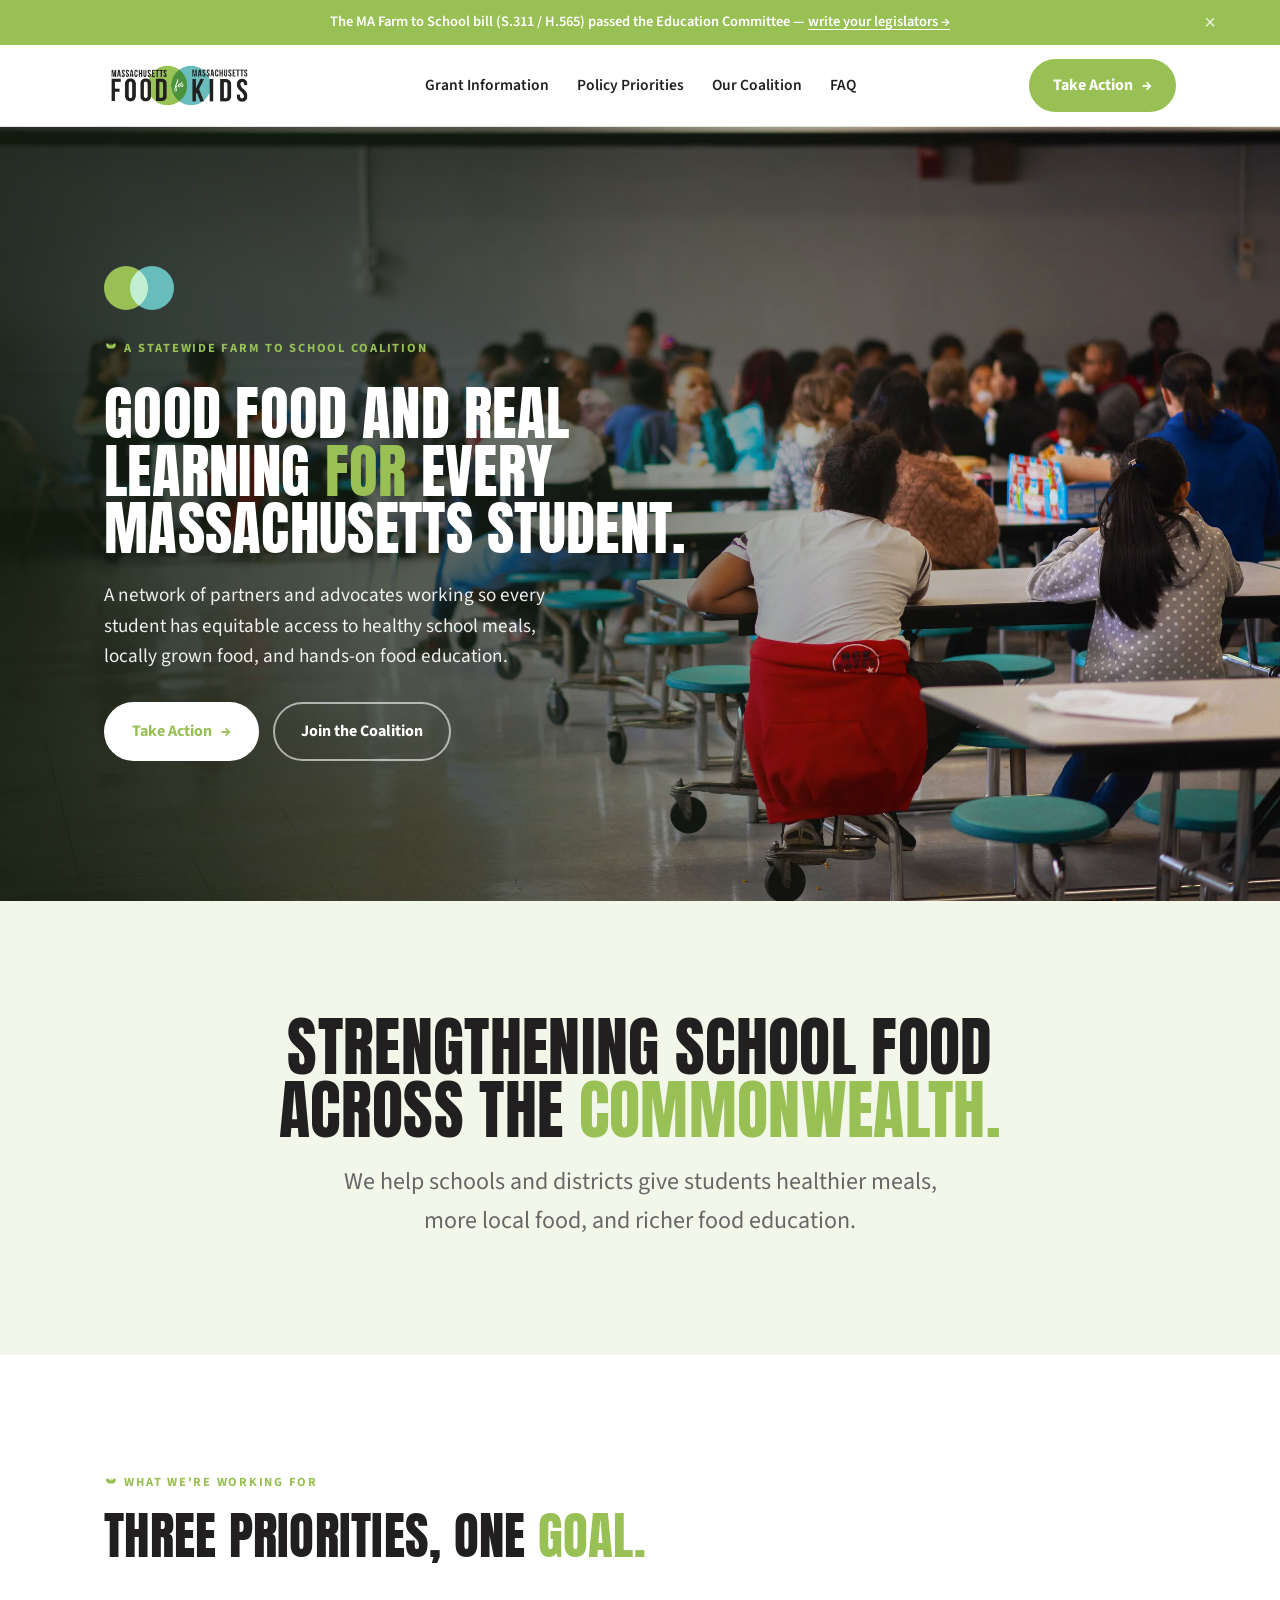
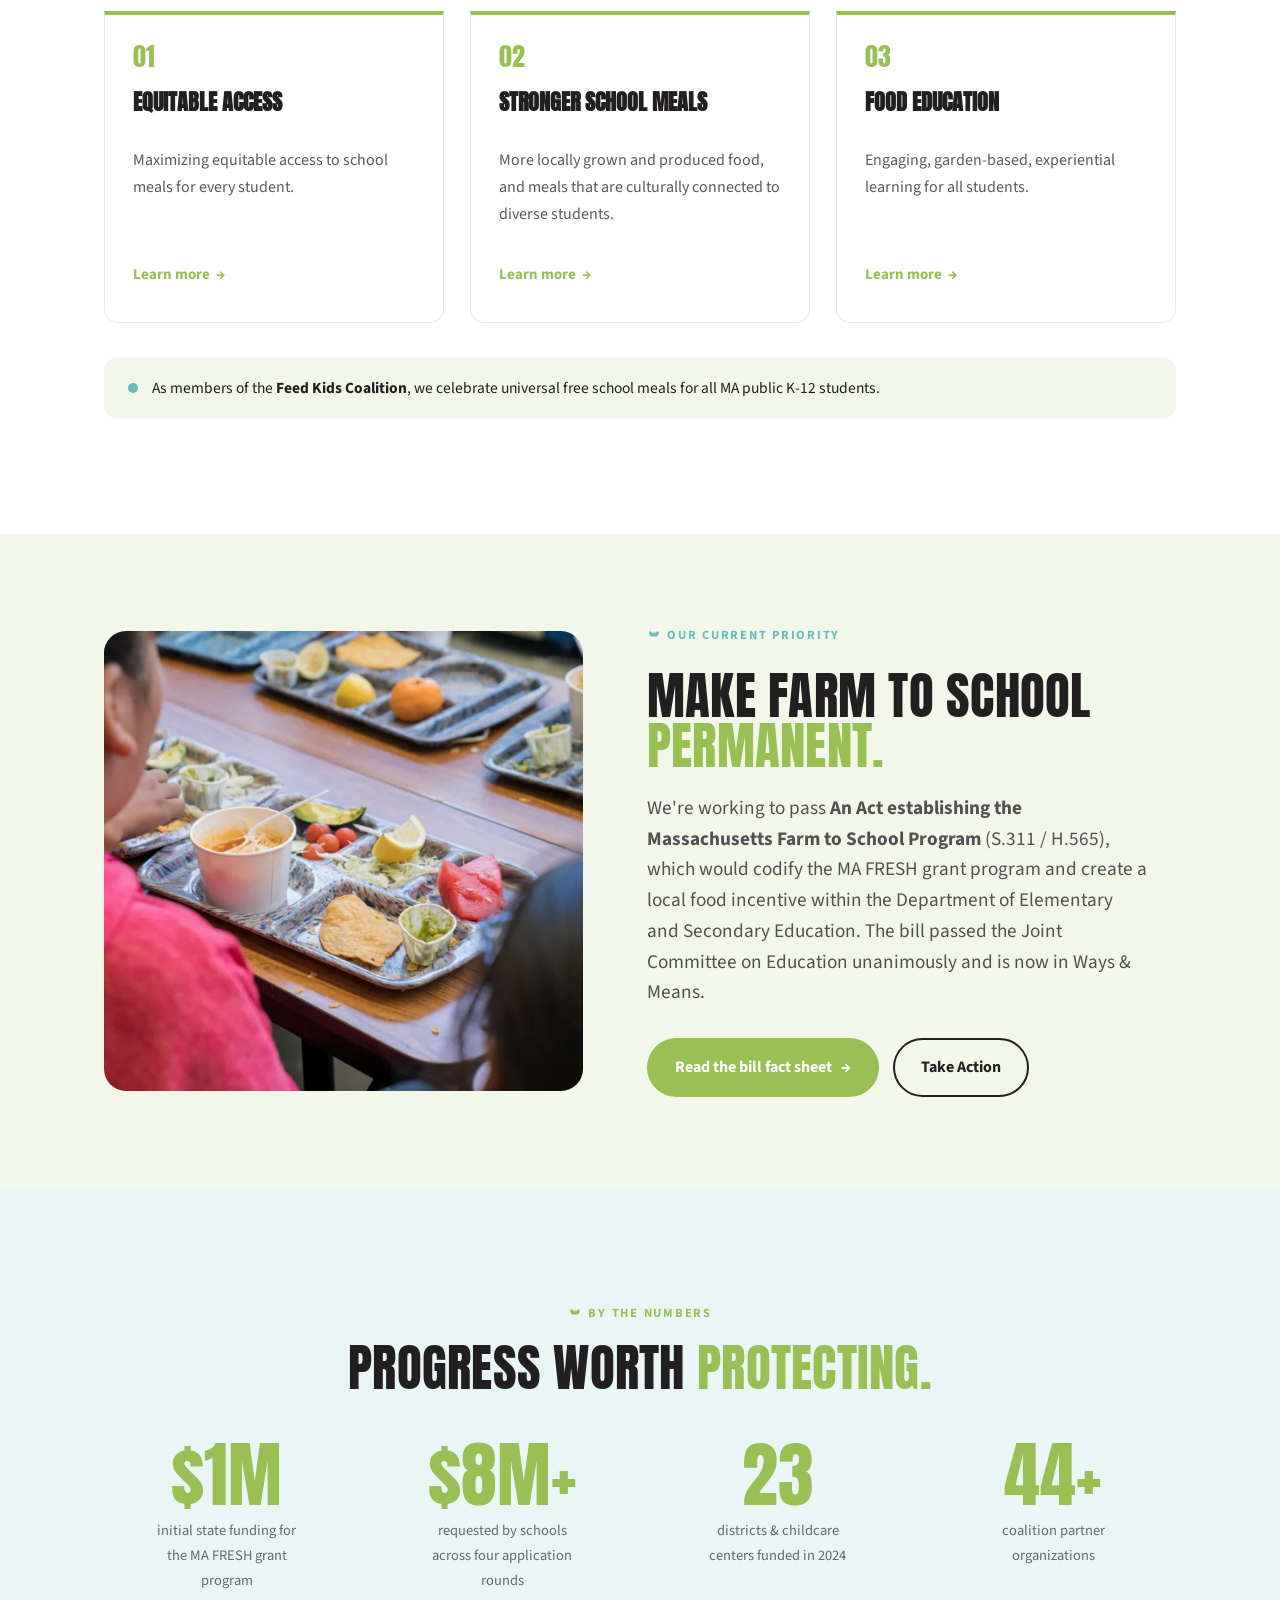
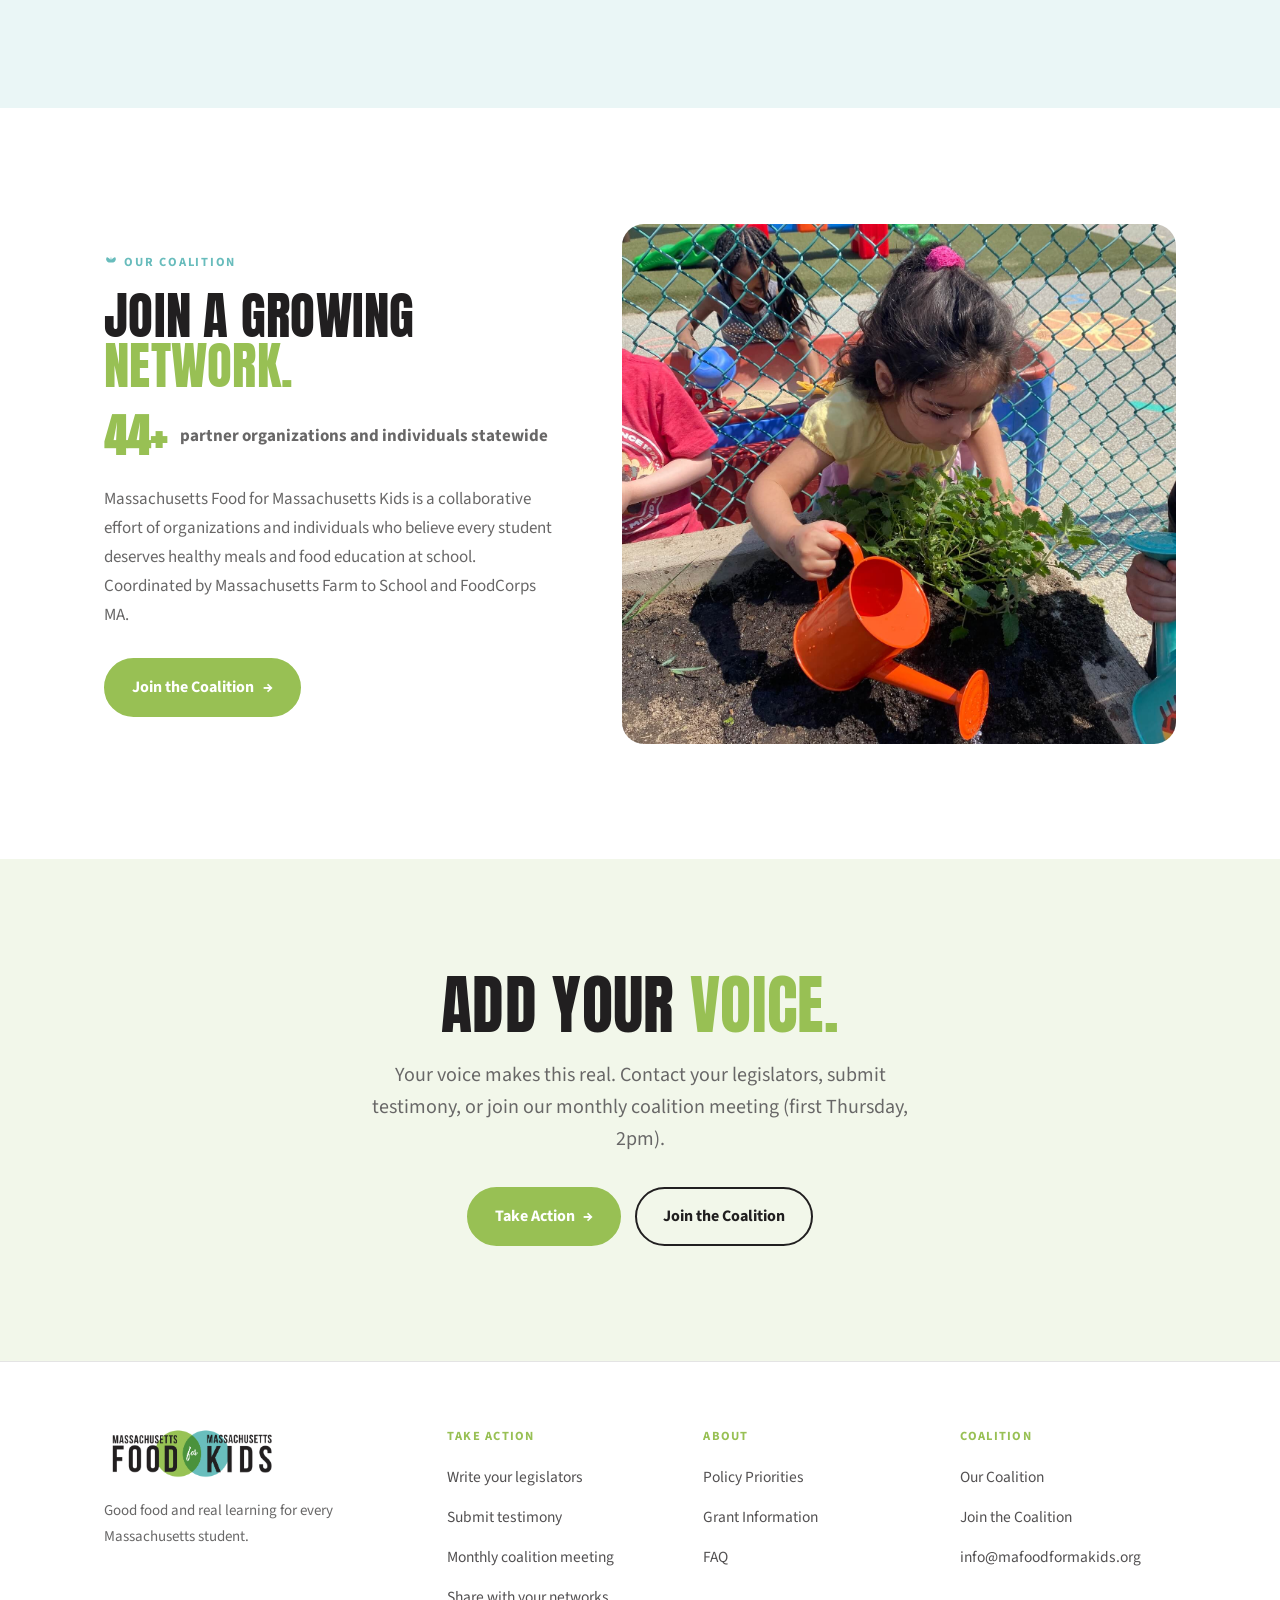
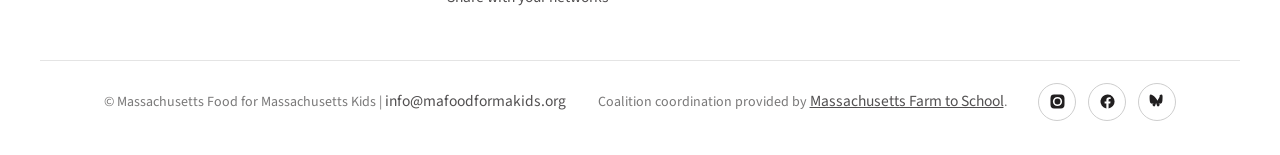
<file: index.html>
<!DOCTYPE html>
<html lang="en">
<head>
<meta charset="utf-8">
<meta name="viewport" content="width=device-width, initial-scale=1">
<title>MA Food for MA Kids — Home (V5 · Immersive)</title>
<link rel="preconnect" href="https://fonts.googleapis.com">
<link rel="preconnect" href="https://fonts.gstatic.com" crossorigin>
<link href="https://fonts.googleapis.com/css2?family=Anton&family=Source+Sans+3:wght@400;600;700&display=swap" rel="stylesheet">
<link rel="stylesheet" href="styles.css">
<style>
/* ===== V5 — Immersive: left-aligned wording over a full-bleed hero image ===== */
.display .em{ color: var(--leaf); }
.band-green .display .em{ color: var(--leaf); }

.v5hero{ position:relative; min-height: clamp(600px, 86vh, 900px); display:flex; align-items:center; overflow:hidden; }
.v5hero__media{ position:absolute; inset:0; z-index:0; }
.v5hero__media img{ width:100%; height:100%; object-fit:cover; object-position:center; }
/* dark scrim so left-side white text stays legible over any photo */
.v5hero__scrim{ position:absolute; inset:0; z-index:1; background:
  linear-gradient(90deg, rgba(16,28,13,.86) 0%, rgba(16,28,13,.64) 38%, rgba(16,28,13,.18) 68%, rgba(16,28,13,0) 88%); }
.v5hero .wrap{ position:relative; z-index:2; width:100%; }
.v5hero__content{ max-width: 640px; color: var(--white); }
.v5hero__content .eyebrow{ color: var(--leaf); }
.v5hero h1{ color: var(--white); margin: 8px 0 22px; }
.v5hero .lede{ color: rgba(255,255,255,.92); max-width: 48ch; margin-bottom: 30px; }
.v5hero__venn{ display:flex; margin-bottom: 26px; }
.v5hero__venn i{ width:44px;height:44px;border-radius:50%; }
.v5hero__venn .c1{ background: var(--leaf); }
.v5hero__venn .c2{ background: var(--teal); margin-left:-18px; mix-blend-mode:screen; }

/* mission */
.v5mission{ text-align:center; }
.v5mission h2{ max-width: 26ch; margin-inline:auto; text-wrap: balance; }
.v5mission p{ max-width: 52ch; margin: 22px auto 0; }

/* pillars — cards with leaf top rule */
.v5pillars__head{ margin-bottom: 50px; }
.v5pcards{ display:grid; grid-template-columns: repeat(3,1fr); gap: 26px; }
.v5pcard{ background:var(--white); border:1px solid color-mix(in srgb,var(--ink) 10%, white); border-top:4px solid var(--leaf); border-radius: 0 0 var(--r) var(--r); padding: 28px 28px 30px; display:flex; flex-direction:column; }
.v5pcard__num{ font-family: var(--display); font-size: 26px; color: var(--leaf); line-height:1; }
.v5pcard h3{ font-family: var(--display); text-transform:uppercase; font-size: 22px; margin: 14px 0 10px; }
.v5pcard p{ font-size:16px; color: color-mix(in srgb,var(--ink) 74%, white); flex:1; }
.v5pcard .tlink{ margin-top: 18px; font-size:15px; }
.v5feedkids{ margin-top: 34px; background: var(--wash-green); border-radius: var(--r); padding: 18px 24px; display:flex; align-items:center; gap:14px; font-size:15.5px; }
.v5feedkids .dot{ width:10px;height:10px;border-radius:50%;background:var(--teal);flex:none; }

/* feature — photo left green band */
.v5feature__grid{ display:grid; grid-template-columns: 0.95fr 1.05fr; gap: clamp(32px,5vw,68px); align-items:center; padding-block: clamp(56px,7vw,96px); }
.v5feature__media img{ width:100%; height: clamp(320px,38vw,460px); object-fit:cover; border-radius: var(--r-lg); }
.v5feature .lede{ color: color-mix(in srgb,var(--ink) 78%, white); max-width: 50ch; }
.v5feature em{ font-style:normal; font-weight:700; }
.v5feature h2{ margin: 6px 0 22px; }
.v5feature .btns{ margin-top: 30px; }

/* stats — centered light */
.v5stats{ display:grid; grid-template-columns: repeat(4,1fr); gap: 30px; text-align:center; }
.v5stat__n{ font-family: var(--display); font-size: clamp(50px,5.6vw,82px); color: var(--green); line-height:.9; }
.v5stat__l{ font-size:14.5px; color: color-mix(in srgb,var(--ink) 68%, white); margin-top:12px; max-width:22ch; margin-inline:auto; }
.v5stats__head{ text-align:center; margin-bottom: 50px; }
.v5stats__head .eyebrow{ justify-content:center; }

/* coalition */
.v5coal__grid{ display:grid; grid-template-columns: 0.9fr 1.1fr; gap: clamp(32px,5vw,64px); align-items:center; }
.v5coal__count{ display:flex; align-items:center; gap:14px; margin: 22px 0 26px; }
.v5coal__count .muted{ line-height:1.25; white-space:nowrap; font-size:17px; }
.v5coal__count b{ font-family: var(--display); font-size: 30px; color: var(--green); line-height:1; }
.v5logowall{ display:grid; grid-template-columns: repeat(3,1fr); gap: 16px; }
.v5coal__media{ margin:0; align-self:stretch; }
.v5coal__media img{ width:100%; height:100%; min-height: 380px; max-height: 520px; object-fit:cover; border-radius: var(--r-lg); }
.v5logo{ margin:0; display:flex; flex-direction:column; gap:8px; }
.v5logo figcaption{ font-size:12.5px; font-weight:700; line-height:1.25; color: color-mix(in srgb,var(--ink) 62%, white); text-align:center; }
.v5logowall div{ height:92px; border:1px solid color-mix(in srgb,var(--ink) 12%, white); border-radius: var(--r-sm); display:grid; place-items:center; background:var(--white); font-weight:700; color: color-mix(in srgb,var(--ink) 45%, white); font-size:13px; text-align:center; padding:8px; }

/* closing */
.v5closing{ text-align:center; }
.v5closing h2{ margin-inline:auto; }
.v5closing p{ max-width:56ch; margin: 22px auto 32px; }
.v5closing .btns{ justify-content:center; }

@media (max-width: 860px){
  .v5pcards{ grid-template-columns: 1fr; }
  .v5feature__grid, .v5coal__grid{ grid-template-columns: 1fr; }
  .v5feature__media{ order:-1; }
  .v5stats{ grid-template-columns: 1fr 1fr; gap: 40px 24px; }
  .v5logowall{ grid-template-columns: repeat(2,1fr); }
  .v5coal__count .muted{ white-space:normal; }
  .v5hero__scrim{ background: linear-gradient(180deg, rgba(16,28,13,.55) 0%, rgba(16,28,13,.82) 100%); }
}

</style>
</head>
<body>

<div class="announce announce__wrap" id="announce">
  <div class="announce__in">
    <span>The MA Farm to School bill (S.311 / H.565) passed the Education Committee — <a href="#take-action">write your legislators →</a></span>
  </div>
  <button class="announce__x" aria-label="Dismiss" onclick="document.getElementById('announce').classList.add('is-hidden')">×</button>
</div>

<header class="header">
  <div class="wrap header__in">
    <a class="header__logo" href="#" aria-label="MA Food for MA Kids home"><img src="assets/logo.png" alt="Massachusetts Food for Massachusetts Kids"></a>
    <nav class="nav">
      <a href="grant-information.html">Grant Information</a>
      <a href="policy-priorities.html">Policy Priorities</a>
      <a href="our-coalition.html">Our Coalition</a>
      <a href="faq.html">FAQ</a>
    </nav>
    <div class="header__cta">
      <a href="take-action.html" class="btn btn-primary btn-only-desktop">Take Action <span class="arr">→</span></a>
      <button class="burger" aria-label="Open menu" onclick="toggleDrawer(true)"><span></span><span></span><span></span></button>
    </div>
  </div>
</header>

<div class="drawer__bg" id="drawerBg" onclick="toggleDrawer(false)"></div>
<aside class="drawer" id="drawer">
  <button class="drawer__x" aria-label="Close menu" onclick="toggleDrawer(false)">×</button>
  <a href="grant-information.html">Grant Information</a>
  <a href="policy-priorities.html">Policy Priorities</a>
  <a href="our-coalition.html">Our Coalition</a>
  <a href="faq.html">FAQ</a>
  <a href="take-action.html" class="btn btn-primary">Take Action <span class="arr">→</span></a>
</aside>

<!-- HERO: immersive full-bleed image, wording left -->
<section class="v5hero">
  <div class="v5hero__media">
    <img src="assets/hero-foodcorps.webp" alt="FoodCorps students with fresh local food">
  </div>
  <div class="v5hero__scrim"></div>
  <div class="wrap">
    <div class="v5hero__content">
      <span class="v5hero__venn"><i class="c1"></i><i class="c2"></i></span>
      <p class="eyebrow"><svg class="sprout" viewBox="0 0 24 24"><path d="M12 22c0-6 0-9 0-9 0 0-5 .5-7-2.5C2 7 5 4 5 4s4 1 6 4c0-1 1-5 1-5s1 4 1 5c2-3 6-4 6-4s3 3 0 6.5C17 13.5 12 13 12 13"/></svg> A STATEWIDE FARM TO SCHOOL COALITION</p>
      <h1 class="display h-hero">GOOD FOOD AND REAL LEARNING <span class="em">FOR</span> EVERY MASSACHUSETTS STUDENT.</h1>
      <p class="lede">A network of partners and advocates working so every student has equitable access to healthy school meals, locally grown food, and hands-on food education.</p>
      <div class="btns on-green">
        <a href="#take-action" class="btn btn-primary">Take Action <span class="arr">→</span></a>
        <a href="#coalition" class="btn btn-outline">Join the Coalition</a>
      </div>
    </div>
  </div>
</section>

<!-- MISSION -->
<section class="section v5mission" style="background-color: #f2f7ea">
  <div class="wrap">
    <h2 class="display h-band">STRENGTHENING SCHOOL FOOD ACROSS THE <span class="em">COMMONWEALTH.</span></h2>
    <p class="lede muted" style="font-size: 24px">We help schools and districts give students healthier meals, more local food, and richer food education.</p>
  </div>
</section>

<!-- PILLARS -->
<section class="section" id="policy">
  <div class="wrap">
    <div class="v5pillars__head">
      <p class="eyebrow leaf"><svg class="sprout" viewBox="0 0 24 24"><path d="M12 22c0-6 0-9 0-9 0 0-5 .5-7-2.5C2 7 5 4 5 4s4 1 6 4c0-1 1-5 1-5s1 4 1 5c2-3 6-4 6-4s3 3 0 6.5C17 13.5 12 13 12 13"/></svg> WHAT WE'RE WORKING FOR</p>
      <h2 class="display h-sec">THREE PRIORITIES, ONE <span class="em">GOAL.</span></h2>
    </div>
    <div class="v5pcards">
      <article class="v5pcard">
        <span class="v5pcard__num">01</span>
        <h3>Equitable access</h3>
        <p>Maximizing equitable access to school meals for every student.</p>
        <a href="#policy" class="tlink">Learn more <span class="arr">→</span></a>
      </article>
      <article class="v5pcard">
        <span class="v5pcard__num">02</span>
        <h3>Stronger school meals</h3>
        <p>More locally grown and produced food, and meals that are culturally connected to diverse students.</p>
        <a href="#policy" class="tlink">Learn more <span class="arr">→</span></a>
      </article>
      <article class="v5pcard">
        <span class="v5pcard__num">03</span>
        <h3>Food education</h3>
        <p>Engaging, garden-based, experiential learning for all students.</p>
        <a href="#policy" class="tlink">Learn more <span class="arr">→</span></a>
      </article>
    </div>
    <div class="v5feedkids">
      <span class="dot"></span>
      <span>As members of the <strong>Feed Kids Coalition</strong>, we celebrate universal free school meals for all MA public K-12 students.</span>
    </div>
  </div>
</section>

<!-- FEATURE -->
<section class="v5feature" id="grant" style="background-color: #f2f7ea">
  <div class="wrap v5feature__grid">
    <div class="v5feature__media">
      <img src="assets/pages/home-feature.webp" alt="Massachusetts students with fresh local produce">
    </div>
    <div>
      <p class="eyebrow"><svg class="sprout" viewBox="0 0 24 24"><path d="M12 22c0-6 0-9 0-9 0 0-5 .5-7-2.5C2 7 5 4 5 4s4 1 6 4c0-1 1-5 1-5s1 4 1 5c2-3 6-4 6-4s3 3 0 6.5C17 13.5 12 13 12 13"/></svg> OUR CURRENT PRIORITY</p>
      <h2 class="display h-sec">MAKE FARM TO SCHOOL <span class="em">PERMANENT.</span></h2>
      <p class="lede">We're working to pass <em>An Act establishing the Massachusetts Farm to School Program</em> (S.311 / H.565), which would codify the MA FRESH grant program and create a local food incentive within the Department of Elementary and Secondary Education. The bill passed the Joint Committee on Education unanimously and is now in Ways &amp; Means.</p>
      <div class="btns">
        <a href="#grant" class="btn btn-primary">Read the bill fact sheet <span class="arr">→</span></a>
        <a href="#take-action" class="btn btn-outline">Take Action</a>
      </div>
    </div>
  </div>
</section>

<!-- STATS -->
<section class="section wash-green" style="background-color: rgb(234, 246, 246)">
  <div class="wrap">
    <div class="v5stats__head">
      <p class="eyebrow leaf"><svg class="sprout" viewBox="0 0 24 24"><path d="M12 22c0-6 0-9 0-9 0 0-5 .5-7-2.5C2 7 5 4 5 4s4 1 6 4c0-1 1-5 1-5s1 4 1 5c2-3 6-4 6-4s3 3 0 6.5C17 13.5 12 13 12 13"/></svg> BY THE NUMBERS</p>
      <h2 class="display h-sec">PROGRESS WORTH <span class="em">PROTECTING.</span></h2>
    </div>
    <div class="v5stats">
      <div><div class="v5stat__n">$1M</div><div class="v5stat__l">initial state funding for the MA FRESH grant program</div></div>
      <div><div class="v5stat__n">$8M+</div><div class="v5stat__l">requested by schools across four application rounds</div></div>
      <div><div class="v5stat__n">23</div><div class="v5stat__l">districts &amp; childcare centers funded in 2024</div></div>
      <div><div class="v5stat__n">44+</div><div class="v5stat__l">coalition partner organizations</div></div>
    </div>
  </div>
</section>

<!-- COALITION -->
<section class="section" id="coalition">
  <div class="wrap v5coal__grid">
    <div>
      <p class="eyebrow"><svg class="sprout" viewBox="0 0 24 24"><path d="M12 22c0-6 0-9 0-9 0 0-5 .5-7-2.5C2 7 5 4 5 4s4 1 6 4c0-1 1-5 1-5s1 4 1 5c2-3 6-4 6-4s3 3 0 6.5C17 13.5 12 13 12 13"/></svg> OUR COALITION</p>
      <h2 class="display h-sec">JOIN A GROWING <span class="em">NETWORK.</span></h2>
      <div class="v5coal__count"><b style="font-size: 46px">44+</b><span class="muted" style="font-weight: 700">partner organizations and individuals statewide</span></div>
      <p class="muted">Massachusetts Food for Massachusetts Kids is a collaborative effort of organizations and individuals who believe every student deserves healthy meals and food education at school. Coordinated by Massachusetts Farm to School and FoodCorps MA.</p>
      <div class="btns" style="margin-top:28px"><a href="#coalition" class="btn btn-primary">Join the Coalition <span class="arr">→</span></a></div>
    </div>
    <figure class="v5coal__media">
      <img src="assets/pages/coalition-watering-seeds.jpg" alt="A young student tends to a school garden, watering freshly planted seedlings with an orange watering can">
    </figure>
  </div>
</section>

<!-- CLOSING -->
<section class="section v5closing" id="take-action" style="background-color: #f2f7ea">
  <div class="wrap">
    <h2 class="display h-band">ADD YOUR <span class="em">VOICE.</span></h2>
    <p class="lede muted" style="font-size: 20px">Your voice makes this real. Contact your legislators, submit testimony, or join our monthly coalition meeting (first Thursday, 2pm).</p>
    <div class="btns">
      <a href="#take-action" class="btn btn-primary">Take Action <span class="arr">→</span></a>
      <a href="#coalition" class="btn btn-outline">Join the Coalition</a>
    </div>
  </div>
</section>

<footer class="footer" id="faq">
  <div class="wrap footer__top">
    <div class="footer__brand">
      <img src="assets/logo.png" alt="Massachusetts Food for Massachusetts Kids">
      <p>Good food and real learning for every Massachusetts student.</p>
    </div>
    <div>
      <h4>Take Action</h4>
      <ul>
        <li><a href="#take-action">Write your legislators</a></li>
        <li><a href="#take-action">Submit testimony</a></li>
        <li><a href="#take-action">Monthly coalition meeting</a></li>
        <li><a href="#take-action">Share with your networks</a></li>
      </ul>
    </div>
    <div>
      <h4>About</h4>
      <ul>
        <li><a href="#policy">Policy Priorities</a></li>
        <li><a href="#grant">Grant Information</a></li>
        <li><a href="#faq">FAQ</a></li>
      </ul>
    </div>
    <div>
      <h4>Coalition</h4>
      <ul>
        <li><a href="#coalition">Our Coalition</a></li>
        <li><a href="#coalition">Join the Coalition</a></li>
        <li><a href="mailto:info@mafoodformakids.org">info@mafoodformakids.org</a></li>
      </ul>
    </div>
  </div>
  <div class="wrap footer__bottom">
    <span>© Massachusetts Food for Massachusetts Kids | <a href="mailto:info@mafoodformakids.org">info@mafoodformakids.org</a></span>
    <span>Coalition coordination provided by <a href="https://massfarmtoschool.org" style="text-decoration:underline">Massachusetts Farm to School</a>.</span>
    <div class="footer__social">
      <a href="#" aria-label="Instagram"><svg viewBox="0 0 24 24"><path d="M12 2.2c3.2 0 3.6 0 4.9.07 3.3.15 4.8 1.7 4.95 4.95.06 1.3.07 1.7.07 4.9s0 3.6-.07 4.9c-.15 3.25-1.66 4.8-4.95 4.95-1.3.06-1.7.07-4.9.07s-3.6 0-4.9-.07c-3.3-.15-4.8-1.7-4.95-4.95C2.09 15.6 2.08 15.2 2.08 12s0-3.6.07-4.9C2.3 3.85 3.8 2.3 7.1 2.27 8.4 2.21 8.8 2.2 12 2.2zm0 3.3a6.5 6.5 0 100 13 6.5 6.5 0 000-13zm0 10.7a4.2 4.2 0 110-8.4 4.2 4.2 0 010 8.4zm6.4-10.9a1.5 1.5 0 11-3 0 1.5 1.5 0 013 0z"/></svg></a>
      <a href="#" aria-label="Facebook"><svg viewBox="0 0 24 24"><path d="M22 12a10 10 0 10-11.6 9.9v-7H7.9V12h2.5V9.8c0-2.5 1.5-3.9 3.8-3.9 1.1 0 2.2.2 2.2.2v2.5h-1.3c-1.2 0-1.6.8-1.6 1.6V12h2.8l-.45 2.9h-2.35v7A10 10 0 0022 12z"/></svg></a>
      <a href="#" aria-label="Bluesky"><svg viewBox="0 0 24 24"><path d="M12 10.8C10.9 8.6 7.9 4.7 5.1 3.1 2.4 1.5 1.4 2.2 1 3.4.6 4.7 1 9.6 1 10.2c0 .6.4 3.6 1.5 4.4 1.1.8 3.3.3 4.5 0-2.1.6-2.6 2-1.4 3.4 2.3 2.6 3.3-.7 3.5-1.3l.9-2.7.9 2.7c.2.6 1.2 3.9 3.5 1.3 1.2-1.4.7-2.8-1.4-3.4 1.2.3 3.4.8 4.5 0 1.1-.8 1.5-3.8 1.5-4.4 0-.6.4-5.5 0-6.8-.4-1.2-1.4-1.9-4.1-.3C16.1 4.7 13.1 8.6 12 10.8z"/></svg></a>
    </div>
  </div>
</footer>
<script>
function toggleDrawer(open){
  document.getElementById('drawer').classList.toggle('open', open);
  document.getElementById('drawerBg').classList.toggle('open', open);
}
</script>
</body>
</html>
</file>
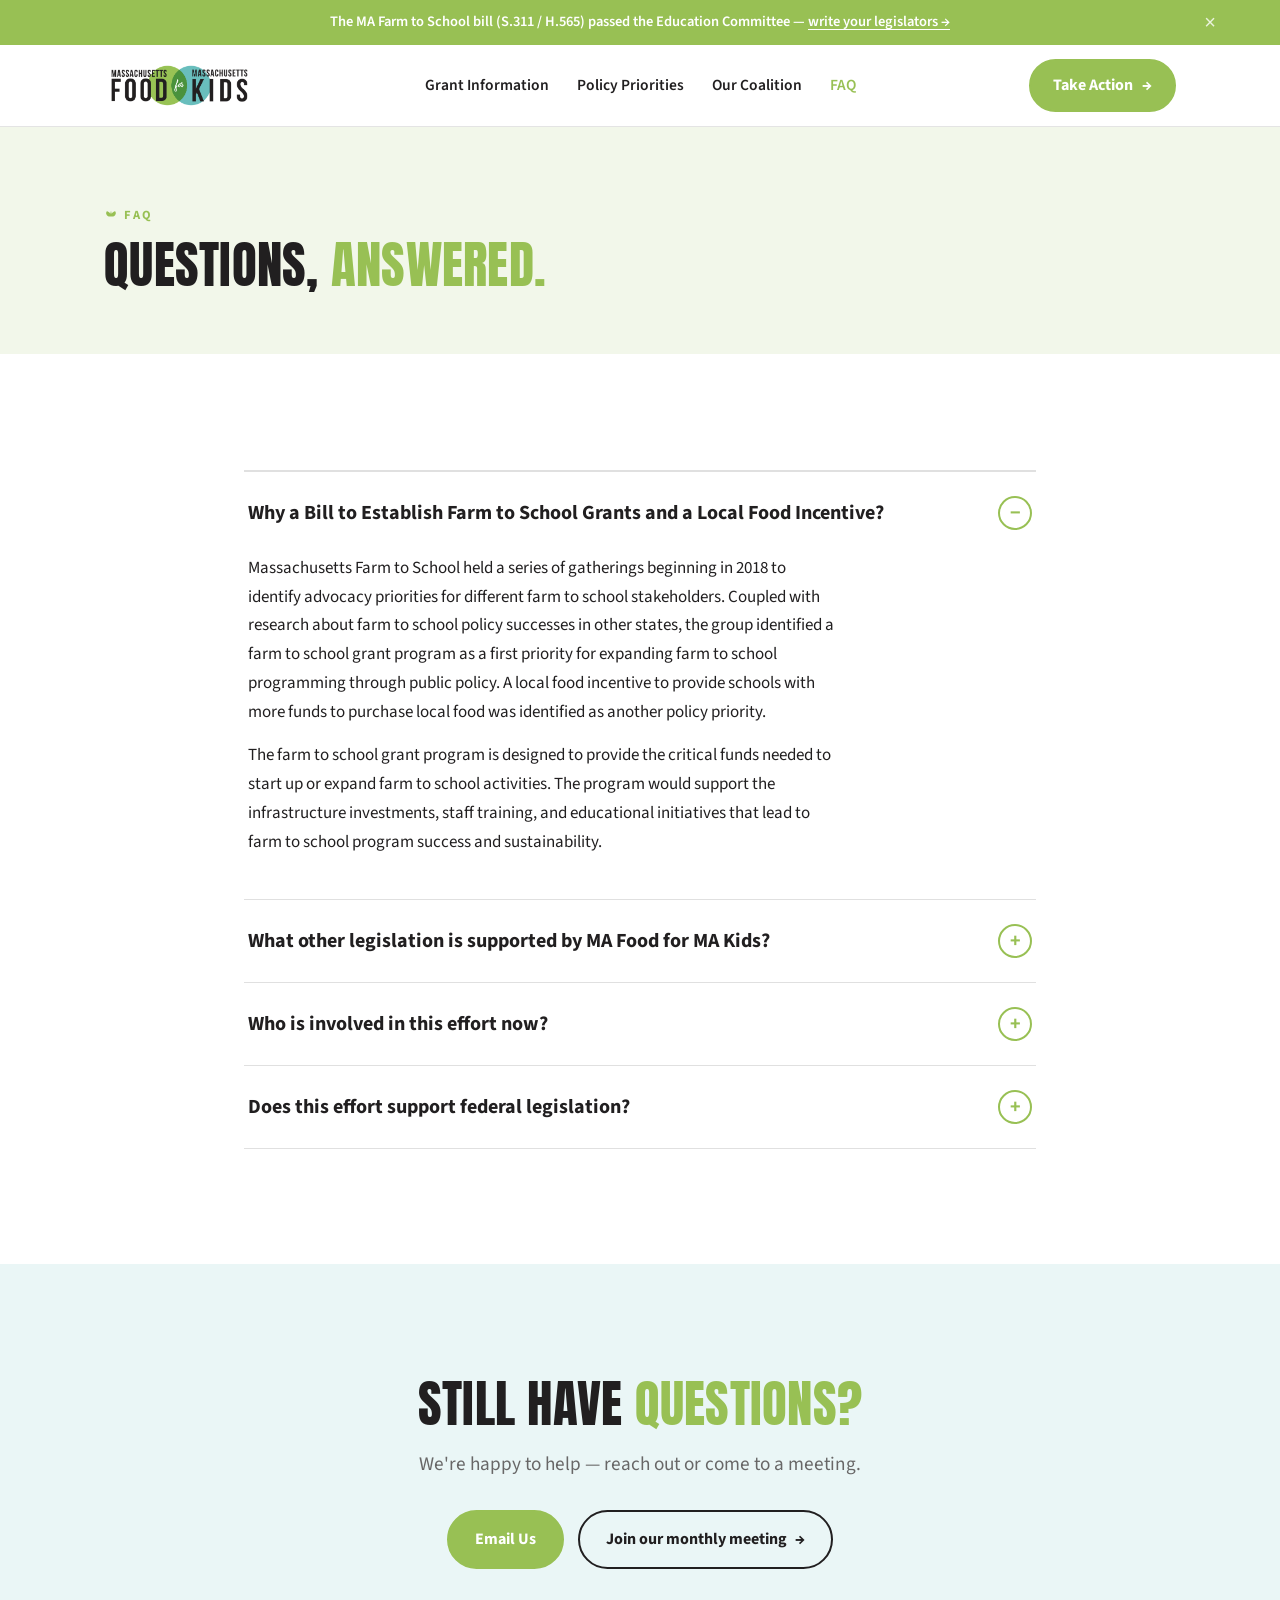
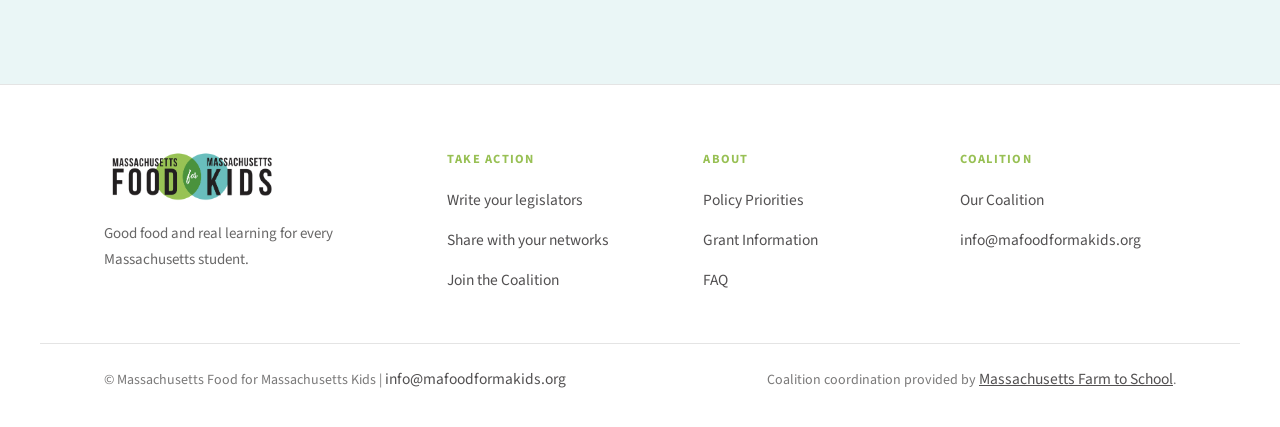
<file: faq.html>
<!DOCTYPE html>
<html lang="en">
<head>
<meta charset="utf-8">
<meta name="viewport" content="width=device-width, initial-scale=1">
<title>FAQ — MA Food for MA Kids</title>
<link rel="preconnect" href="https://fonts.googleapis.com">
<link rel="preconnect" href="https://fonts.gstatic.com" crossorigin>
<link href="https://fonts.googleapis.com/css2?family=Anton&family=Source+Sans+3:wght@400;600;700&display=swap" rel="stylesheet">
<link rel="stylesheet" href="styles.css">
<link rel="stylesheet" href="pages.css">
</head>
<body>

<div class="announce announce__wrap" id="announce">
  <div class="announce__in">
    <span>The MA Farm to School bill (S.311 / H.565) passed the Education Committee — <a href="take-action.html">write your legislators →</a></span>
  </div>
  <button class="announce__x" aria-label="Dismiss" onclick="document.getElementById('announce').classList.add('is-hidden')">×</button>
</div>

<header class="header">
  <div class="wrap header__in">
    <a class="header__logo" href="index.html" aria-label="MA Food for MA Kids home"><img src="assets/logo.png" alt="Massachusetts Food for Massachusetts Kids"></a>
    <nav class="nav">
      <a href="grant-information.html">Grant Information</a>
      <a href="policy-priorities.html">Policy Priorities</a>
      <a href="our-coalition.html">Our Coalition</a>
      <a href="faq.html" style="color:var(--green)">FAQ</a>
    </nav>
    <div class="header__cta">
      <a href="take-action.html" class="btn btn-primary btn-only-desktop">Take Action <span class="arr">→</span></a>
      <button class="burger" aria-label="Open menu" onclick="toggleDrawer(true)"><span></span><span></span><span></span></button>
    </div>
  </div>
</header>

<div class="drawer__bg" id="drawerBg" onclick="toggleDrawer(false)"></div>
<aside class="drawer" id="drawer">
  <button class="drawer__x" aria-label="Close menu" onclick="toggleDrawer(false)">×</button>
  <a href="grant-information.html">Grant Information</a>
  <a href="policy-priorities.html">Policy Priorities</a>
  <a href="our-coalition.html">Our Coalition</a>
  <a href="faq.html">FAQ</a>
  <a href="take-action.html" class="btn btn-primary">Take Action <span class="arr">→</span></a>
</aside>

<!-- HERO -->
<section class="phero" data-screen-label="FAQ hero">
  <div class="wrap">
    <p class="eyebrow leaf"><svg class="sprout" viewBox="0 0 24 24"><path d="M12 22c0-6 0-9 0-9 0 0-5 .5-7-2.5C2 7 5 4 5 4s4 1 6 4c0-1 1-5 1-5s1 4 1 5c2-3 6-4 6-4s3 3 0 6.5C17 13.5 12 13 12 13"/></svg> FAQ</p>
    <h1 class="display h-sec">QUESTIONS, <span class="em">ANSWERED.</span></h1>
  </div>
</section>

<!-- A: Accordion -->
<section class="section" data-screen-label="FAQ accordion">
  <div class="wrap" style="max-width:920px">
    <div class="acc-list">
      <details class="acc" open>
        <summary>Why a Bill to Establish Farm to School Grants and a Local Food Incentive?<span class="tog" aria-hidden="true"></span></summary>
        <div class="acc__body">
          <p>Massachusetts Farm to School held a series of gatherings beginning in 2018 to identify advocacy priorities for different farm to school stakeholders. Coupled with research about farm to school policy successes in other states, the group identified a farm to school grant program as a first priority for expanding farm to school programming through public policy. A local food incentive to provide schools with more funds to purchase local food was identified as another policy priority.</p>
          <p>The farm to school grant program is designed to provide the critical funds needed to start up or expand farm to school activities. The program would support the infrastructure investments, staff training, and educational initiatives that lead to farm to school program success and sustainability.</p>
        </div>
      </details>
      <details class="acc">
        <summary>What other legislation is supported by MA Food for MA Kids?<span class="tog" aria-hidden="true"></span></summary>
        <div class="acc__body">
          <p>In addition to the Farm to School bill, we support a number of bills to advance an equitable and strong local food system, such as increased funding for the Healthy Incentives Program. Check out the <a class="tlink" href="https://mafoodsystem.org/projects/legislation/" target="_blank" rel="noopener">legislative priorities of the Massachusetts Food System Collaborative</a> to learn more and take action.</p>
        </div>
      </details>
      <details class="acc">
        <summary>Who is involved in this effort now?<span class="tog" aria-hidden="true"></span></summary>
        <div class="acc__body">
          <p>Massachusetts Food for Massachusetts Kids is coordinated by Massachusetts Farm to School and FoodCorps MA. We are actively expanding the Coalition and invite you to join this effort and share with your networks.</p>
          <div class="acc__links">
            <a class="tlink" href="our-coalition.html">Our Coalition <span class="arr">→</span></a>
            <a class="tlink" href="join-the-coalition.html">Join the Coalition <span class="arr">→</span></a>
          </div>
        </div>
      </details>
      <details class="acc">
        <summary>Does this effort support federal legislation?<span class="tog" aria-hidden="true"></span></summary>
        <div class="acc__body">
          <p>This effort is focused on Massachusetts state level policy. However, many of our members are engaged with federal food and farm policy that would significantly impact Massachusetts schools and communities. If you would like to learn more about federal policy efforts, we encourage you to sign up for <a class="tlink" href="https://foodcorps.org/get-involved-2/action-center/" target="_blank" rel="noopener">Action Alerts from FoodCorps</a>, follow the <a class="tlink" href="http://www.farmtoschool.org/policy" target="_blank" rel="noopener">policy platform of the National Farm to School Network</a> or stay up to date with policy proposals from organizations such as the <a class="tlink" href="https://healfoodalliance.org/" target="_blank" rel="noopener">HEAL Food Alliance</a> and <a class="tlink" href="https://sustainableagriculture.net/" target="_blank" rel="noopener">National Sustainable Agriculture Coalition</a>.</p>
        </div>
      </details>
    </div>
  </div>
</section>

<!-- B: Still have questions -->
<section class="section wash-teal ctaband" data-screen-label="Still have questions">
  <div class="wrap">
    <h2 class="display h-sec">STILL HAVE <span class="em">QUESTIONS?</span></h2>
    <p class="lede muted">We're happy to help — reach out or come to a meeting.</p>
    <div class="btns">
      <a class="btn btn-primary" href="mailto:simca@massfarmtoschool.org">Email Us</a>
      <a class="btn btn-outline" href="https://us02web.zoom.us/meeting/register/tZcsc-mhrTItHNGy7DhWRLJR_pCeV44tgBqC" target="_blank" rel="noopener">Join our monthly meeting <span class="arr">→</span></a>
    </div>
  </div>
</section>

<footer class="footer">
  <div class="wrap footer__top">
    <div class="footer__brand">
      <img src="assets/logo.png" alt="Massachusetts Food for Massachusetts Kids">
      <p>Good food and real learning for every Massachusetts student.</p>
    </div>
    <div>
      <h4>Take Action</h4>
      <ul>
        <li><a href="take-action.html">Write your legislators</a></li>
        <li><a href="share-with-your-networks.html">Share with your networks</a></li>
        <li><a href="join-the-coalition.html">Join the Coalition</a></li>
      </ul>
    </div>
    <div>
      <h4>About</h4>
      <ul>
        <li><a href="policy-priorities.html">Policy Priorities</a></li>
        <li><a href="grant-information.html">Grant Information</a></li>
        <li><a href="faq.html">FAQ</a></li>
      </ul>
    </div>
    <div>
      <h4>Coalition</h4>
      <ul>
        <li><a href="our-coalition.html">Our Coalition</a></li>
        <li><a href="mailto:info@mafoodformakids.org">info@mafoodformakids.org</a></li>
      </ul>
    </div>
  </div>
  <div class="wrap footer__bottom">
    <span>© Massachusetts Food for Massachusetts Kids | <a href="mailto:info@mafoodformakids.org">info@mafoodformakids.org</a></span>
    <span>Coalition coordination provided by <a href="https://massfarmtoschool.org" target="_blank" rel="noopener" style="text-decoration:underline">Massachusetts Farm to School</a>.</span>
  </div>
</footer>

<script>
function toggleDrawer(open){
  document.getElementById('drawer').classList.toggle('open', open);
  document.getElementById('drawerBg').classList.toggle('open', open);
}
</script>
</body>
</html>
</file>
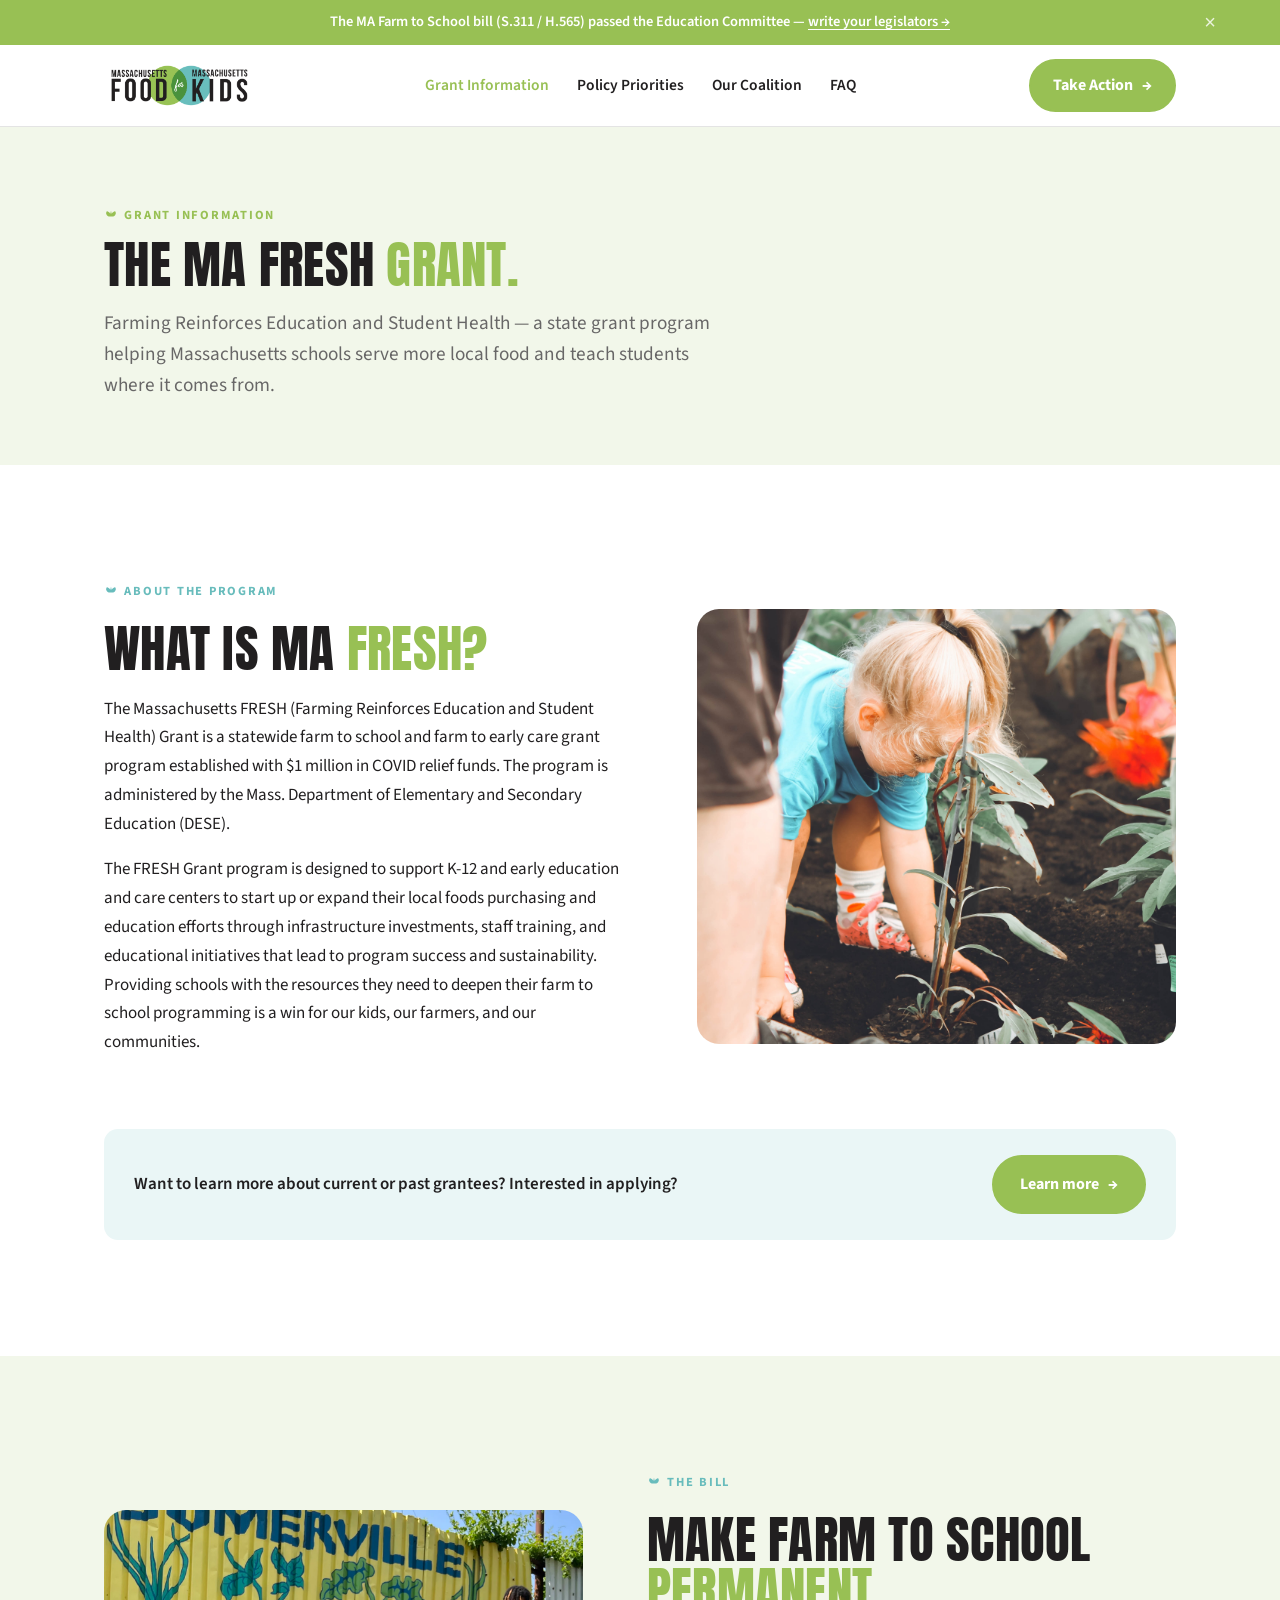
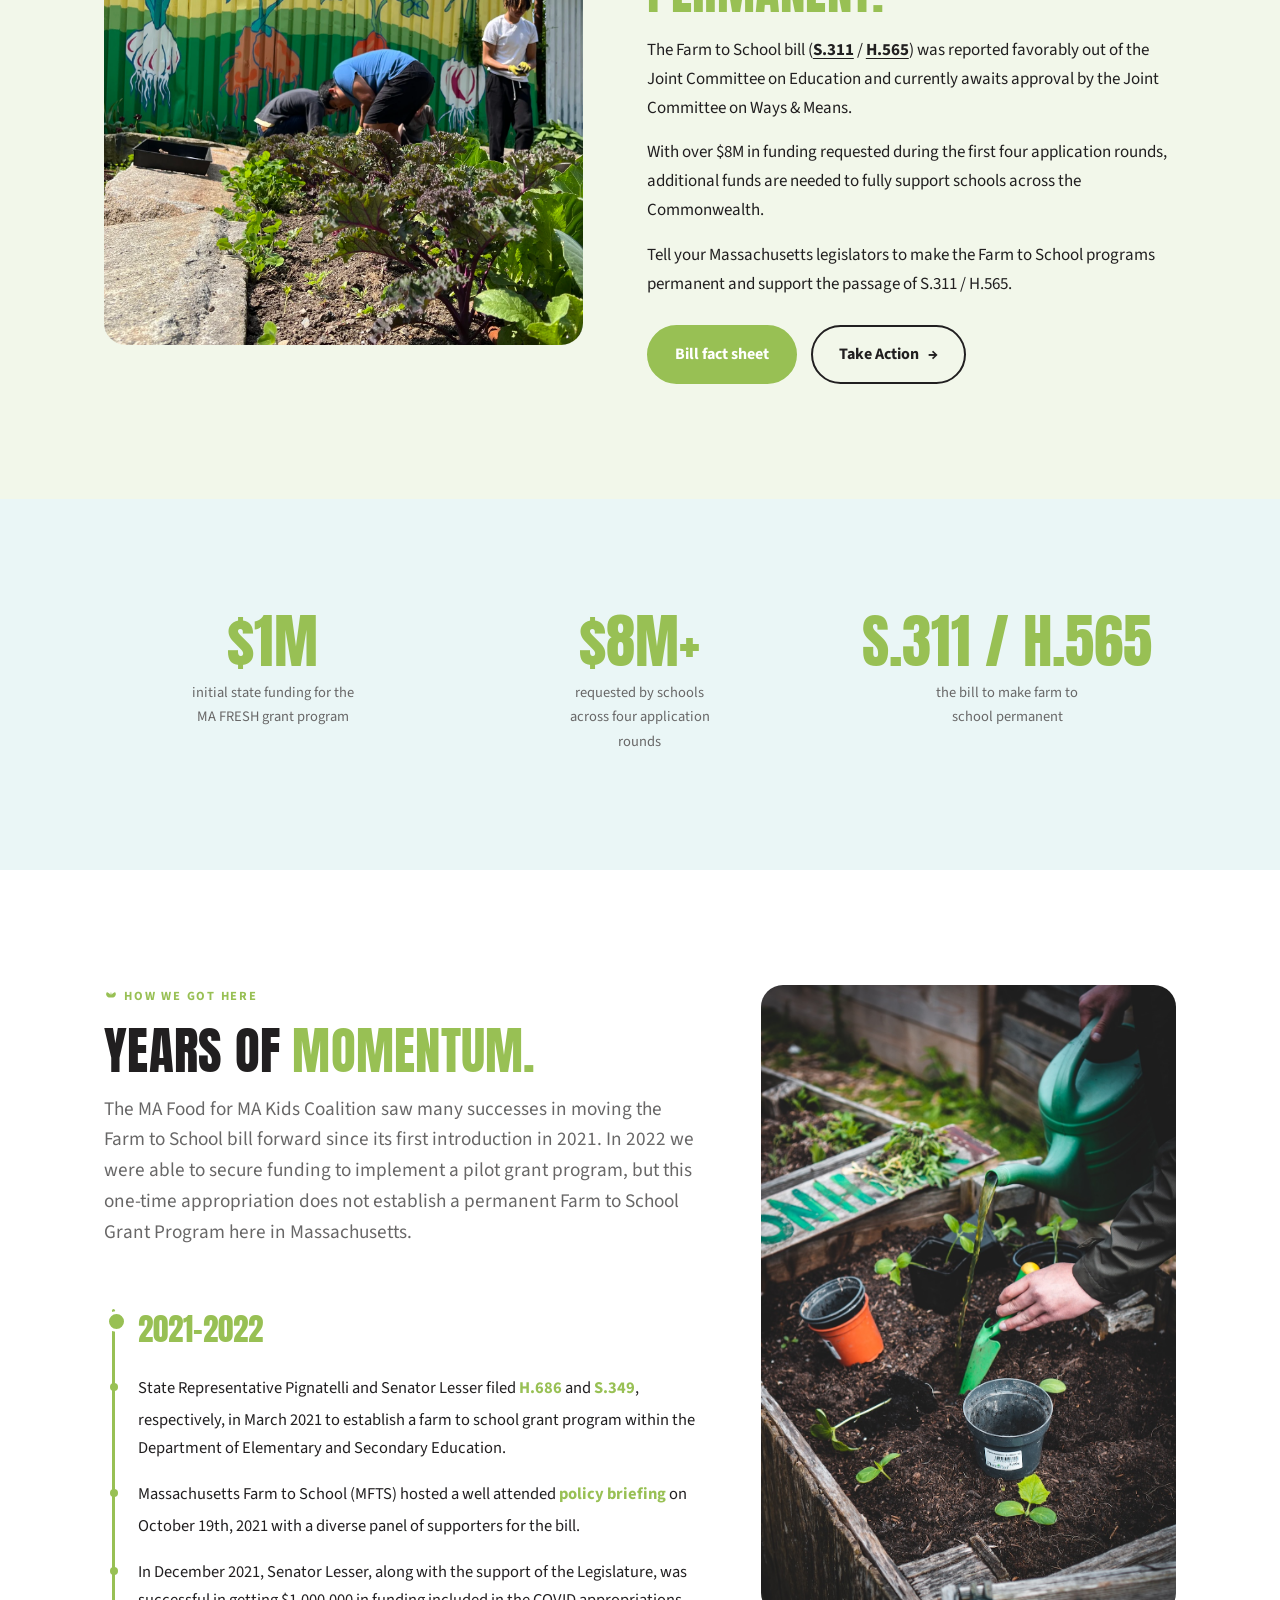
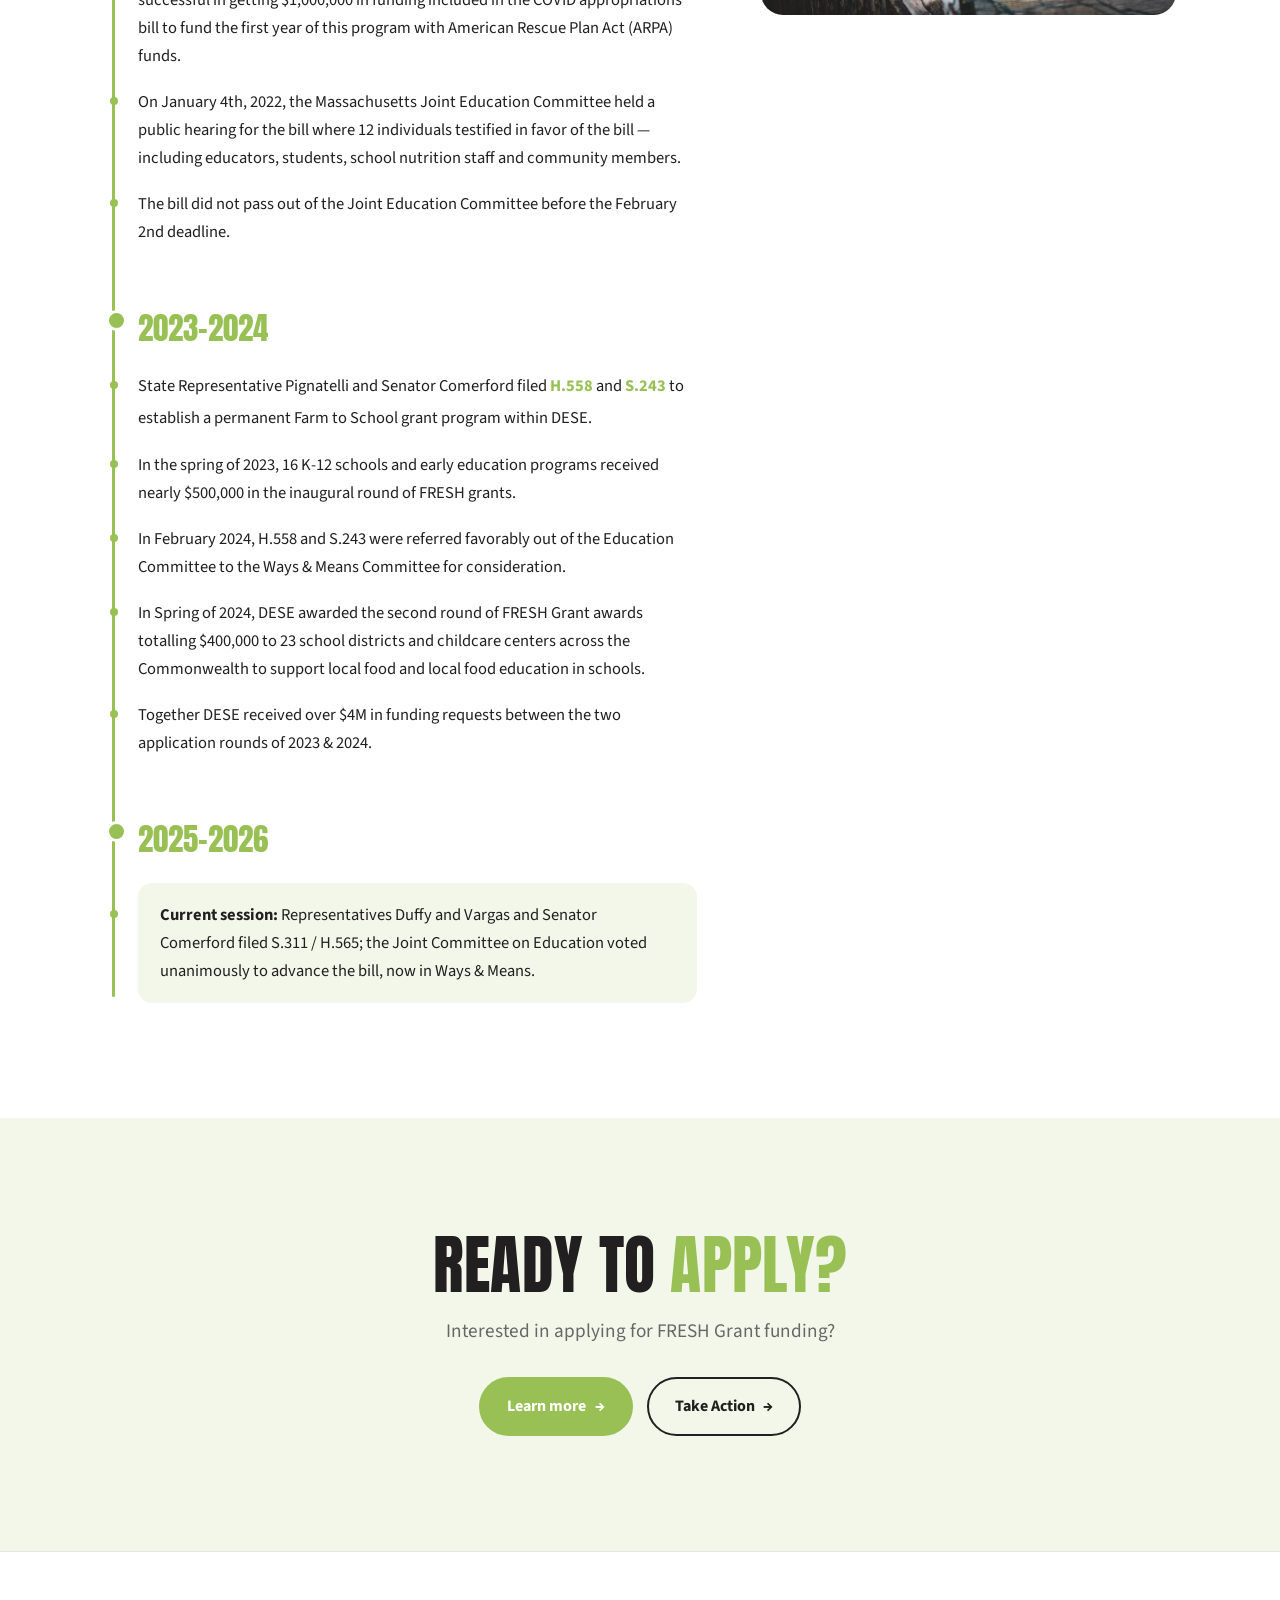
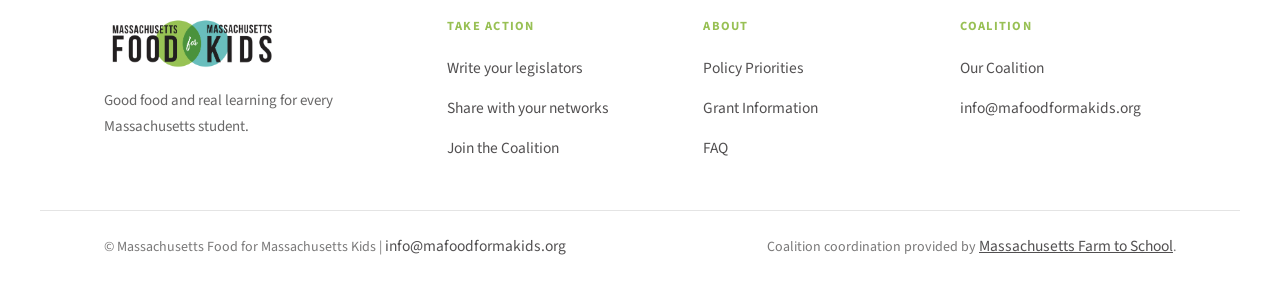
<file: grant-information.html>
<!DOCTYPE html>
<html lang="en">
<head>
<meta charset="utf-8">
<meta name="viewport" content="width=device-width, initial-scale=1">
<title>Grant Information — MA Food for MA Kids</title>
<link rel="preconnect" href="https://fonts.googleapis.com">
<link rel="preconnect" href="https://fonts.gstatic.com" crossorigin>
<link href="https://fonts.googleapis.com/css2?family=Anton&family=Source+Sans+3:wght@400;600;700&display=swap" rel="stylesheet">
<link rel="stylesheet" href="styles.css">
<link rel="stylesheet" href="pages.css">
<style>
.tlgrid{ display:grid; grid-template-columns: 1fr 0.7fr; gap: clamp(32px,5vw,64px); align-items:start; }
.tlgrid__media{ margin:0; position:sticky; top:96px; }
.tlgrid__media img{ width:100%; height: clamp(420px, 70vh, 640px); object-fit:cover; border-radius: var(--r-lg); }
@media (max-width:860px){ .tlgrid{ grid-template-columns:1fr; } .tlgrid__media{ position:static; } .tlgrid__media img{ height:300px; } }
</style>
</head>
<body>

<div class="announce announce__wrap" id="announce">
  <div class="announce__in">
    <span>The MA Farm to School bill (S.311 / H.565) passed the Education Committee — <a href="take-action.html">write your legislators →</a></span>
  </div>
  <button class="announce__x" aria-label="Dismiss" onclick="document.getElementById('announce').classList.add('is-hidden')">×</button>
</div>

<header class="header">
  <div class="wrap header__in">
    <a class="header__logo" href="index.html" aria-label="MA Food for MA Kids home"><img src="assets/logo.png" alt="Massachusetts Food for Massachusetts Kids"></a>
    <nav class="nav">
      <a href="grant-information.html" style="color:var(--green)">Grant Information</a>
      <a href="policy-priorities.html">Policy Priorities</a>
      <a href="our-coalition.html">Our Coalition</a>
      <a href="faq.html">FAQ</a>
    </nav>
    <div class="header__cta">
      <a href="take-action.html" class="btn btn-primary btn-only-desktop">Take Action <span class="arr">→</span></a>
      <button class="burger" aria-label="Open menu" onclick="toggleDrawer(true)"><span></span><span></span><span></span></button>
    </div>
  </div>
</header>

<div class="drawer__bg" id="drawerBg" onclick="toggleDrawer(false)"></div>
<aside class="drawer" id="drawer">
  <button class="drawer__x" aria-label="Close menu" onclick="toggleDrawer(false)">×</button>
  <a href="grant-information.html">Grant Information</a>
  <a href="policy-priorities.html">Policy Priorities</a>
  <a href="our-coalition.html">Our Coalition</a>
  <a href="faq.html">FAQ</a>
  <a href="take-action.html" class="btn btn-primary">Take Action <span class="arr">→</span></a>
</aside>

<!-- HERO -->
<section class="phero" data-screen-label="Grant hero">
  <div class="wrap">
    <p class="eyebrow leaf"><svg class="sprout" viewBox="0 0 24 24"><path d="M12 22c0-6 0-9 0-9 0 0-5 .5-7-2.5C2 7 5 4 5 4s4 1 6 4c0-1 1-5 1-5s1 4 1 5c2-3 6-4 6-4s3 3 0 6.5C17 13.5 12 13 12 13"/></svg> GRANT INFORMATION</p>
    <h1 class="display h-sec">THE MA FRESH <span class="em">GRANT.</span></h1>
    <p class="lede muted">Farming Reinforces Education and Student Health — a state grant program helping Massachusetts schools serve more local food and teach students where it comes from.</p>
  </div>
</section>

<!-- A: What is MA FRESH -->
<section class="section" data-screen-label="What is MA FRESH">
  <div class="wrap tc">
    <div>
      <p class="eyebrow"><svg class="sprout" viewBox="0 0 24 24"><path d="M12 22c0-6 0-9 0-9 0 0-5 .5-7-2.5C2 7 5 4 5 4s4 1 6 4c0-1 1-5 1-5s1 4 1 5c2-3 6-4 6-4s3 3 0 6.5C17 13.5 12 13 12 13"/></svg> ABOUT THE PROGRAM</p>
      <h2 class="display h-sec">WHAT IS MA <span class="em">FRESH?</span></h2>
      <p>The Massachusetts FRESH (Farming Reinforces Education and Student Health) Grant is a statewide farm to school and farm to early care grant program established with $1 million in COVID relief funds. The program is administered by the Mass. Department of Elementary and Secondary Education (DESE).</p>
      <p>The FRESH Grant program is designed to support K-12 and early education and care centers to start up or expand their local foods purchasing and education efforts through infrastructure investments, staff training, and educational initiatives that lead to program success and sustainability. Providing schools with the resources they need to deepen their farm to school programming is a win for our kids, our farmers, and our communities.</p>
    </div>
    <figure class="tc__media">
      <img src="assets/pages/grant-kid-planting.jpg" alt="Young child planting in a school garden">
    </figure>
  </div>
  <div class="wrap">
    <div class="linkcard">
      <p>Want to learn more about current or past grantees? Interested in applying?</p>
      <a class="btn btn-primary" href="https://www.massfarmtoschool.org/mafresh-grant/" target="_blank" rel="noopener">Learn more <span class="arr">→</span></a>
    </div>
  </div>
</section>

<!-- B: The bill -->
<section class="section" data-screen-label="The bill" style="background-color: #f2f7ea">
  <div class="wrap tc flip">
    <figure class="tc__media">
      <img src="assets/pages/grant-somerville.jpg" alt="Students eating lunch together at school in Somerville">
    </figure>
    <div>
      <p class="eyebrow"><svg class="sprout" viewBox="0 0 24 24"><path d="M12 22c0-6 0-9 0-9 0 0-5 .5-7-2.5C2 7 5 4 5 4s4 1 6 4c0-1 1-5 1-5s1 4 1 5c2-3 6-4 6-4s3 3 0 6.5C17 13.5 12 13 12 13"/></svg> THE BILL</p>
      <h2 class="display h-sec">MAKE FARM TO SCHOOL <span class="em">PERMANENT.</span></h2>
      <p>The Farm to School bill (<a href="https://malegislature.gov/Bills/194/S311" target="_blank" rel="noopener" style="color:var(--ink); font-weight:700; text-decoration:underline; text-underline-offset:3px;">S.311</a> / <a href="https://malegislature.gov/Bills/194/H565/Cosponsor" target="_blank" rel="noopener" style="color:var(--ink); font-weight:700; text-decoration:underline; text-underline-offset:3px;">H.565</a>) was reported favorably out of the Joint Committee on Education and currently awaits approval by the Joint Committee on Ways &amp; Means.</p>
      <p>With over $8M in funding requested during the first four application rounds, additional funds are needed to fully support schools across the Commonwealth.</p>
      <p>Tell your Massachusetts legislators to make the Farm to School programs permanent and support the passage of S.311 / H.565.</p>
      <div class="btns" style="margin-top:26px">
        <a class="btn btn-primary" href="https://www.massfarmtoschool.org/wp-content/uploads/2026/03/V3-2025-26-Legislative-Session-Farm-to-School-Bill-Info-Sheet.pdf" target="_blank" rel="noopener">Bill fact sheet</a>
        <a class="btn btn-outline" href="https://actionnetwork.org/letters/advance-ma-farm-to-school-bill/" target="_blank" rel="noopener">Take Action <span class="arr">→</span></a>
      </div>
    </div>
  </div>
</section>

<!-- C: Stat row -->
<section class="section wash-green" data-screen-label="Stats" style="background-color: rgb(234, 246, 246)">
  <div class="wrap statrow">
    <div><div class="n">$1M</div><div class="l">initial state funding for the MA FRESH grant program</div></div>
    <div><div class="n">$8M+</div><div class="l">requested by schools across four application rounds</div></div>
    <div><div class="n">S.311 / H.565</div><div class="l">the bill to make farm to school permanent</div></div>
  </div>
</section>

<!-- D: Timeline -->
<section class="section" data-screen-label="Timeline">
  <div class="wrap tlgrid">
   <div class="tlgrid__main">
    <div class="shead">
      <p class="eyebrow leaf"><svg class="sprout" viewBox="0 0 24 24"><path d="M12 22c0-6 0-9 0-9 0 0-5 .5-7-2.5C2 7 5 4 5 4s4 1 6 4c0-1 1-5 1-5s1 4 1 5c2-3 6-4 6-4s3 3 0 6.5C17 13.5 12 13 12 13"/></svg> HOW WE GOT HERE</p>
      <h2 class="display h-sec">YEARS OF <span class="em">MOMENTUM.</span></h2>
      <p class="lede muted" style="max-width:70ch; margin-top:18px;">The MA Food for MA Kids Coalition saw many successes in moving the Farm to School bill forward since its first introduction in 2021. In 2022 we were able to secure funding to implement a pilot grant program, but this one-time appropriation does not establish a permanent Farm to School Grant Program here in Massachusetts.</p>
    </div>
    <div class="tl">
      <div class="tl__era">2021–2022</div>
      <div class="tl__item"><p>State Representative Pignatelli and Senator Lesser filed <a class="tlink" href="https://malegislature.gov/Bills/192/HD2698" target="_blank" rel="noopener">H.686</a> and <a class="tlink" href="https://malegislature.gov/Bills/192/SD1604" target="_blank" rel="noopener">S.349</a>, respectively, in March 2021 to establish a farm to school grant program within the Department of Elementary and Secondary Education.</p></div>
      <div class="tl__item"><p>Massachusetts Farm to School (MFTS) hosted a well attended <a class="tlink" href="https://static1.squarespace.com/static/608c463a8f5e8230b52f3edf/t/61789ffcb3190d0f4560b597/1635295228386/2021-10-19-F2S+Grant+Bill+Policy+Briefing+Press+Release.pdf" target="_blank" rel="noopener">policy briefing</a> on October 19th, 2021 with a diverse panel of supporters for the bill.</p></div>
      <div class="tl__item"><p>In December 2021, Senator Lesser, along with the support of the Legislature, was successful in getting $1,000,000 in funding included in the COVID appropriations bill to fund the first year of this program with American Rescue Plan Act (ARPA) funds.</p></div>
      <div class="tl__item"><p>On January 4th, 2022, the Massachusetts Joint Education Committee held a public hearing for the bill where 12 individuals testified in favor of the bill — including educators, students, school nutrition staff and community members.</p></div>
      <div class="tl__item"><p>The bill did not pass out of the Joint Education Committee before the February 2nd deadline.</p></div>
      <div class="tl__era">2023–2024</div>
      <div class="tl__item"><p>State Representative Pignatelli and Senator Comerford filed <a class="tlink" href="https://malegislature.gov/Bills/193/H558" target="_blank" rel="noopener">H.558</a> and <a class="tlink" href="https://malegislature.gov/Bills/193/S243" target="_blank" rel="noopener">S.243</a> to establish a permanent Farm to School grant program within DESE.</p></div>
      <div class="tl__item"><p>In the spring of 2023, 16 K-12 schools and early education programs received nearly $500,000 in the inaugural round of FRESH grants.</p></div>
      <div class="tl__item"><p>In February 2024, H.558 and S.243 were referred favorably out of the Education Committee to the Ways &amp; Means Committee for consideration.</p></div>
      <div class="tl__item"><p>In Spring of 2024, DESE awarded the second round of FRESH Grant awards totalling $400,000 to 23 school districts and childcare centers across the Commonwealth to support local food and local food education in schools.</p></div>
      <div class="tl__item"><p>Together DESE received over $4M in funding requests between the two application rounds of 2023 &amp; 2024.</p></div>
      <div class="tl__era">2025–2026</div>
      <div class="tl__item now"><p><strong>Current session:</strong> Representatives Duffy and Vargas and Senator Comerford filed S.311 / H.565; the Joint Committee on Education voted unanimously to advance the bill, now in Ways &amp; Means.</p></div>
    </div>
   </div>
   <figure class="tlgrid__media"><img src="assets/pages/timeline-planting-containers.jpg" alt="Hands tending seedlings in a raised garden bed with a watering can"></figure>
  </div>
</section>

<!-- E: Closing CTA -->
<section class="section ctaband" data-screen-label="Grant CTA" style="background-color: rgb(242, 247, 234)">
  <div class="wrap">
    <h2 class="display h-band">READY TO <span class="em">APPLY?</span></h2>
    <p class="lede muted">Interested in applying for FRESH Grant funding?</p>
    <div class="btns">
      <a class="btn btn-primary" href="https://www.massfarmtoschool.org/mafresh-grant/" target="_blank" rel="noopener">Learn more <span class="arr">→</span></a>
      <a class="btn btn-outline" href="take-action.html">Take Action <span class="arr">→</span></a>
    </div>
  </div>
</section>

<footer class="footer">
  <div class="wrap footer__top">
    <div class="footer__brand">
      <img src="assets/logo.png" alt="Massachusetts Food for Massachusetts Kids">
      <p>Good food and real learning for every Massachusetts student.</p>
    </div>
    <div>
      <h4>Take Action</h4>
      <ul>
        <li><a href="take-action.html">Write your legislators</a></li>
        <li><a href="share-with-your-networks.html">Share with your networks</a></li>
        <li><a href="join-the-coalition.html">Join the Coalition</a></li>
      </ul>
    </div>
    <div>
      <h4>About</h4>
      <ul>
        <li><a href="policy-priorities.html">Policy Priorities</a></li>
        <li><a href="grant-information.html">Grant Information</a></li>
        <li><a href="faq.html">FAQ</a></li>
      </ul>
    </div>
    <div>
      <h4>Coalition</h4>
      <ul>
        <li><a href="our-coalition.html">Our Coalition</a></li>
        <li><a href="mailto:info@mafoodformakids.org">info@mafoodformakids.org</a></li>
      </ul>
    </div>
  </div>
  <div class="wrap footer__bottom">
    <span>© Massachusetts Food for Massachusetts Kids | <a href="mailto:info@mafoodformakids.org">info@mafoodformakids.org</a></span>
    <span>Coalition coordination provided by <a href="https://massfarmtoschool.org" target="_blank" rel="noopener" style="text-decoration:underline">Massachusetts Farm to School</a>.</span>
  </div>
</footer>

<script>
function toggleDrawer(open){
  document.getElementById('drawer').classList.toggle('open', open);
  document.getElementById('drawerBg').classList.toggle('open', open);
}
</script>
</body>
</html>
</file>
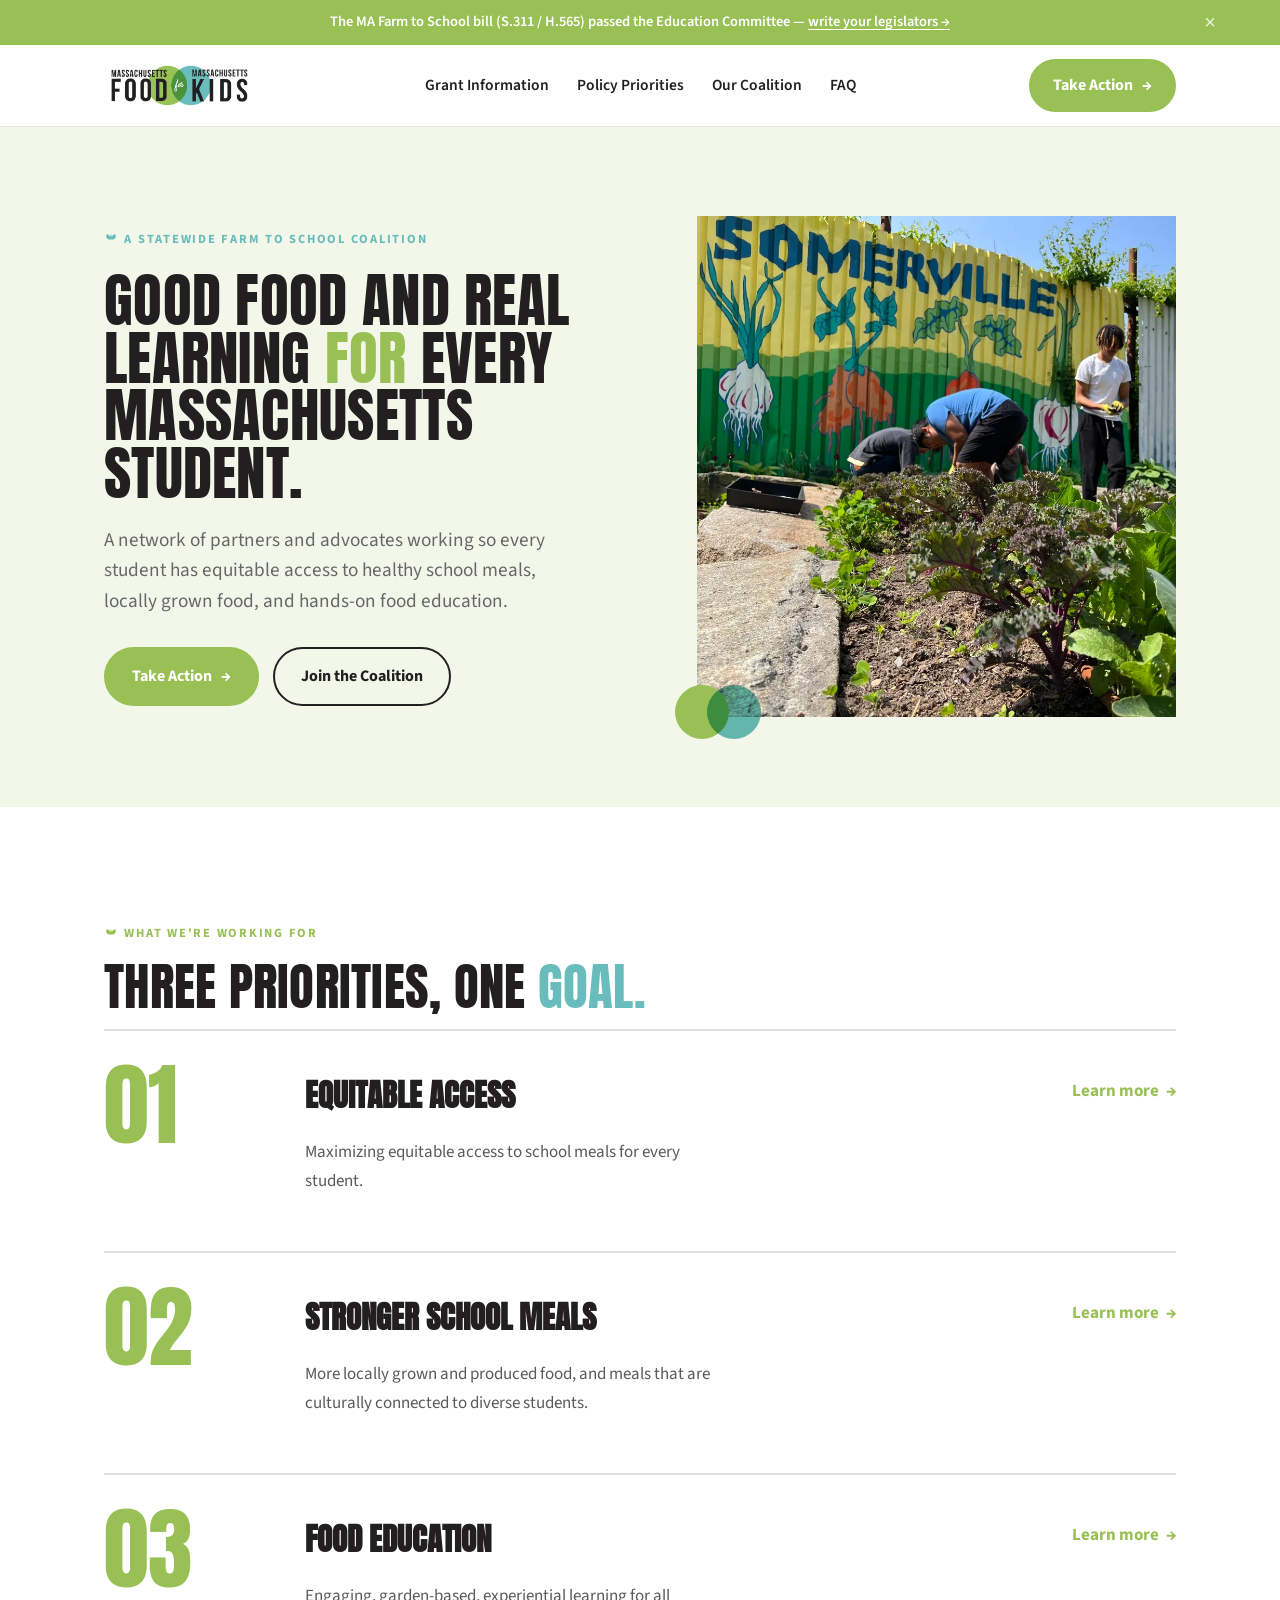
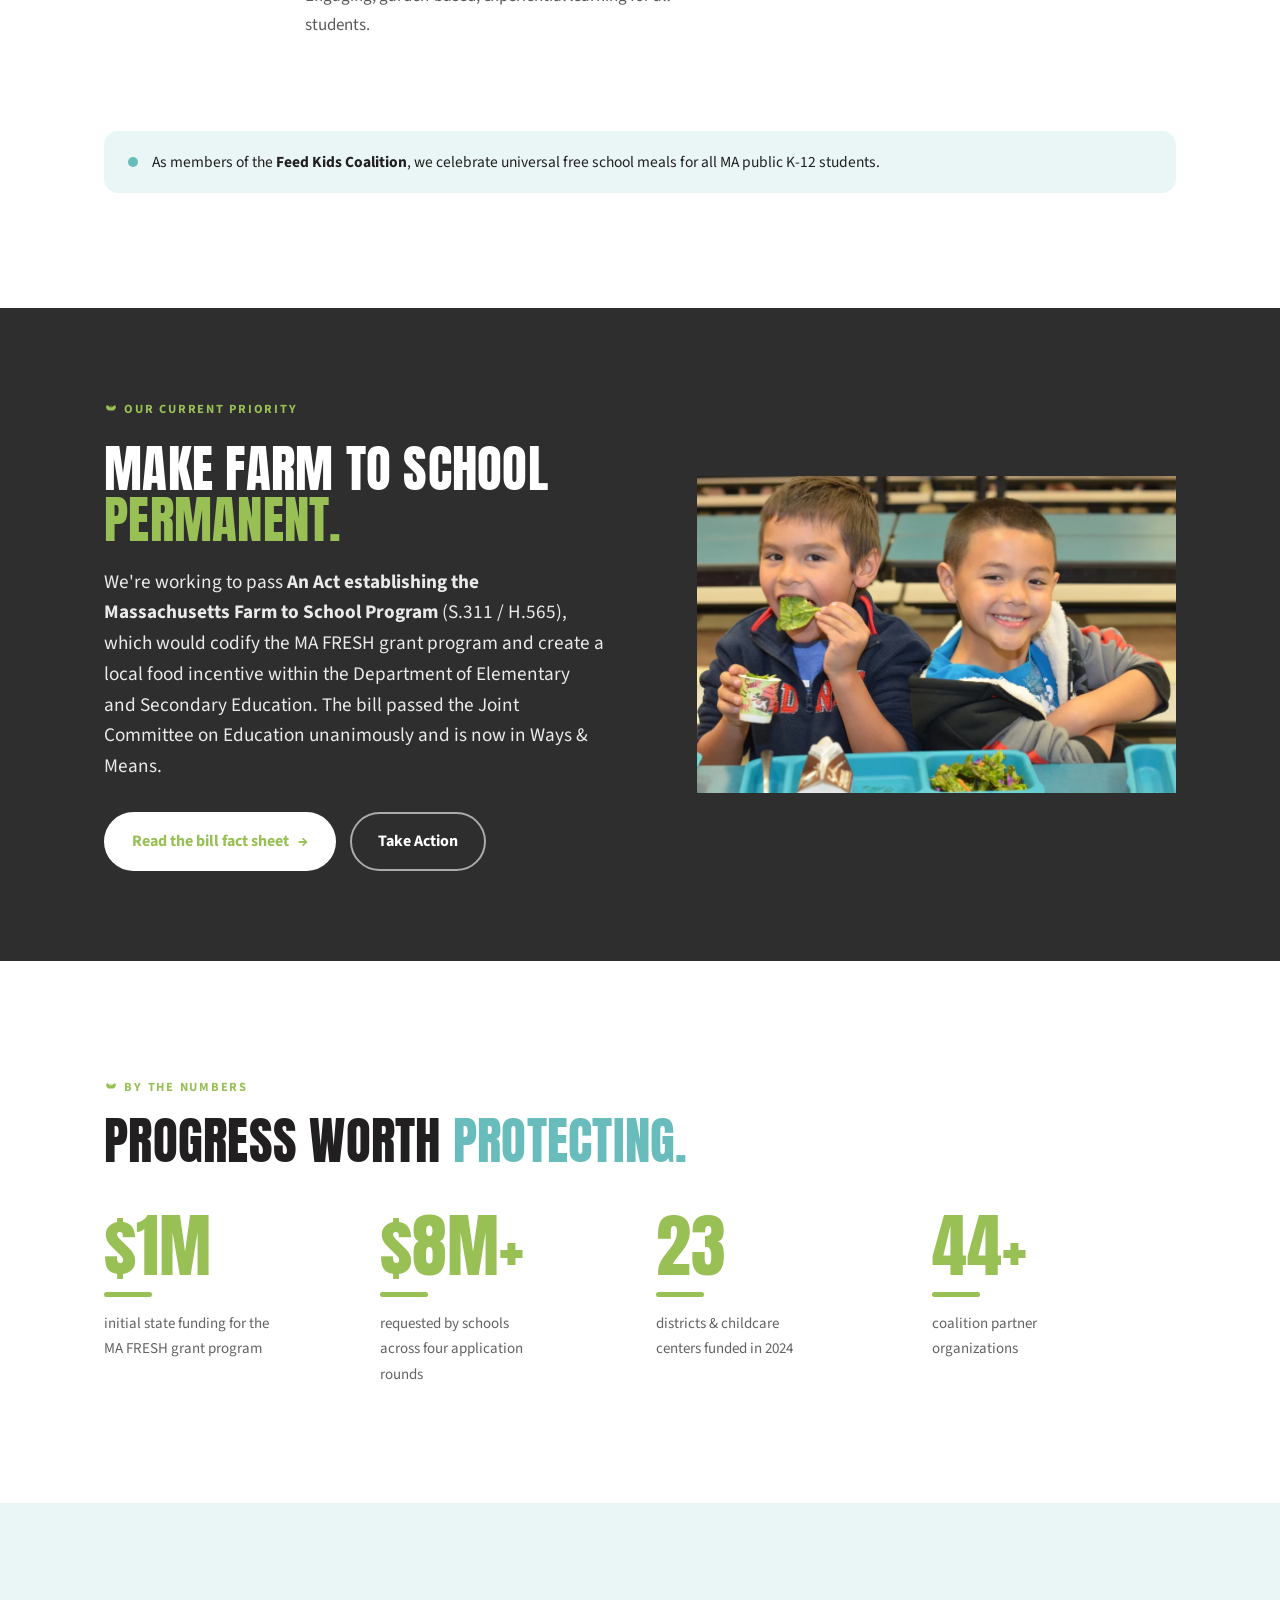
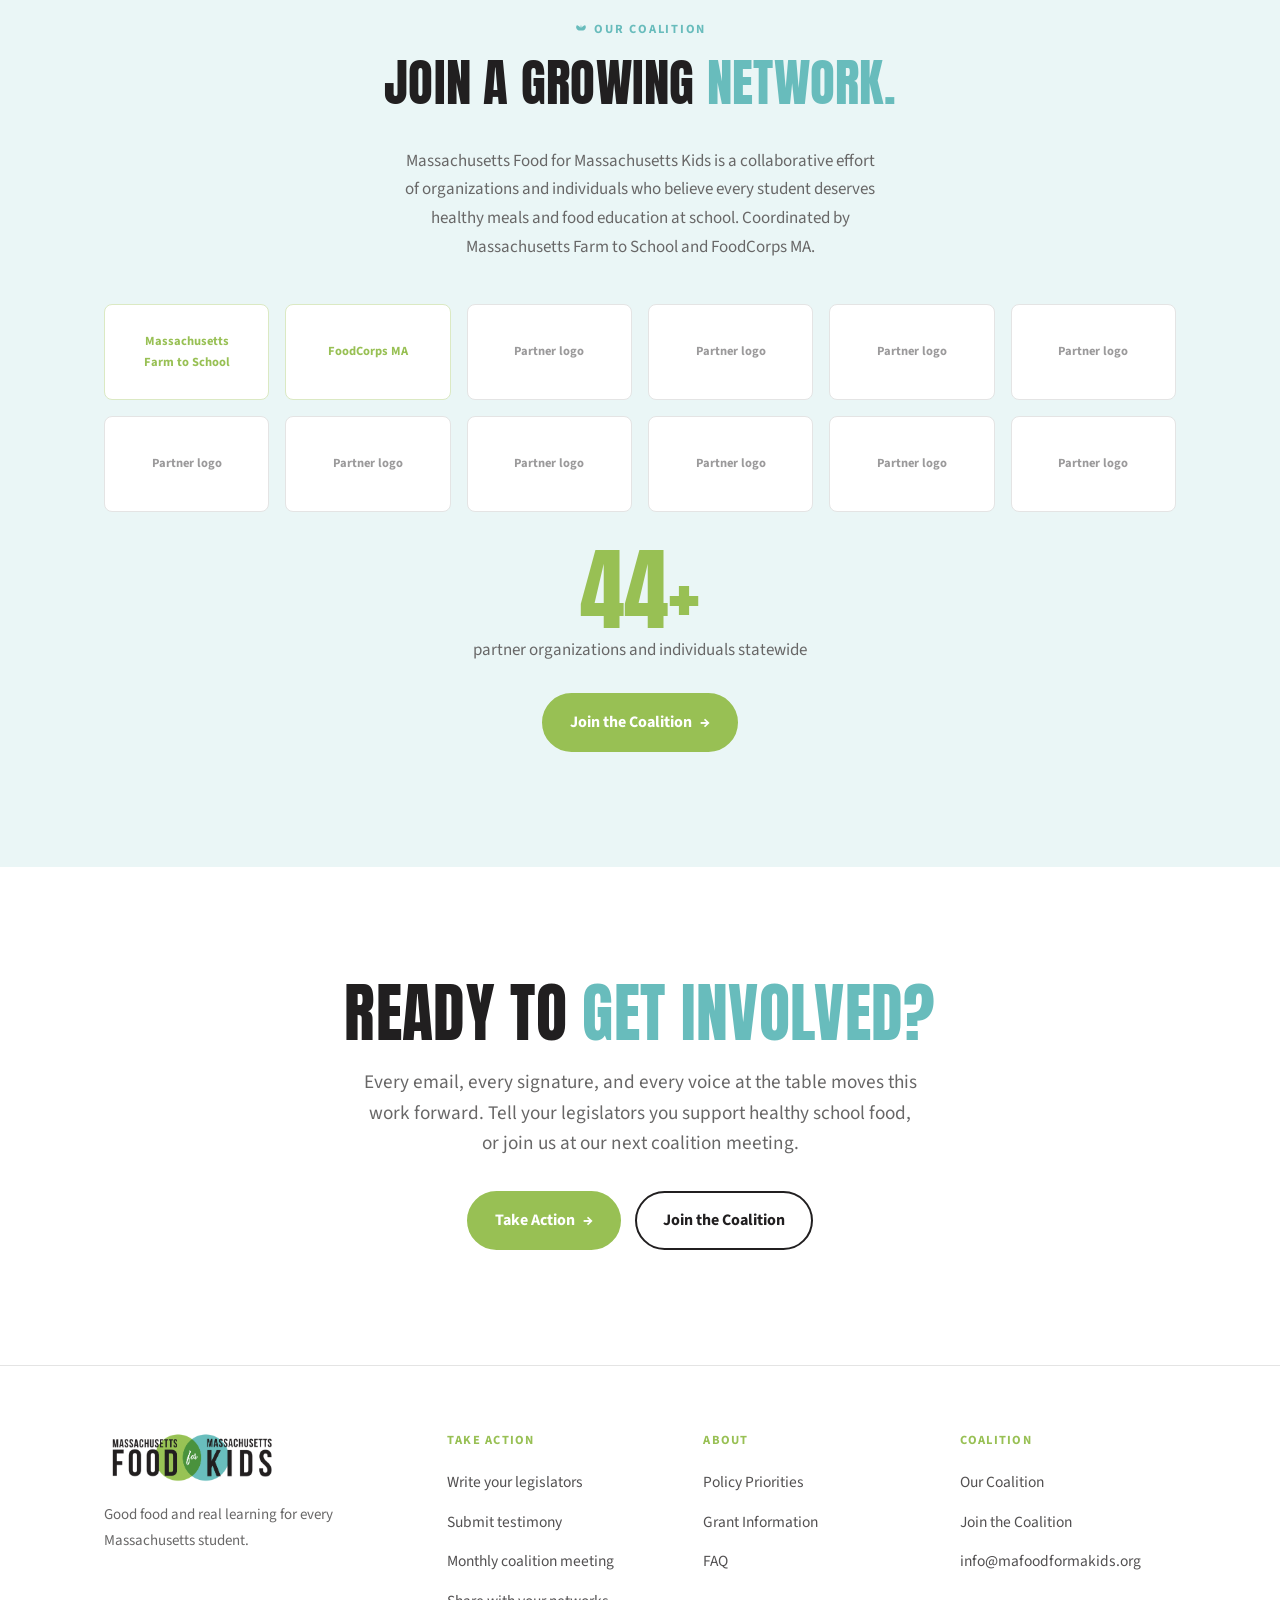
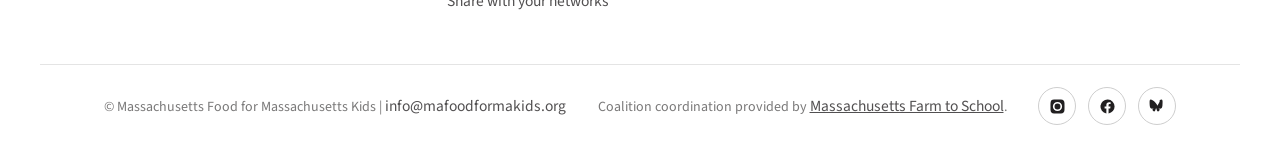
<file: home-v2.html>
<!DOCTYPE html>
<html lang="en">
<head>
<meta charset="utf-8">
<meta name="viewport" content="width=device-width, initial-scale=1">
<title>MA Food for MA Kids — Home (V4 · Magazine Overlay)</title>
<link rel="preconnect" href="https://fonts.googleapis.com">
<link rel="preconnect" href="https://fonts.gstatic.com" crossorigin>
<link href="https://fonts.googleapis.com/css2?family=Anton&family=Source+Sans+3:wght@400;600;700&display=swap" rel="stylesheet">
<link rel="stylesheet" href="styles.css">
<style>
/* ===== V4 — Magazine Overlay (no italic; teal color-emphasis) ===== */

/* V1 Editorial hero (ported in exactly) */
.hero{ padding-block: clamp(48px, 7vw, 96px); }
.hero__grid{ display:grid; grid-template-columns: 1.05fr 0.95fr; gap: clamp(32px, 5vw, 72px); align-items:center; }
.hero h1{ margin: 4px 0 22px; }
.hero .lede{ max-width: 46ch; margin: 0 0 30px; }
.hero__media{ position: relative; }
.venn{ position:absolute; left:-22px; bottom:-22px; display:flex; }
.venn i{ width:54px; height:54px; border-radius:50%; display:block; }
.venn .c1{ background: var(--leaf); }
.venn .c2{ background: var(--teal); margin-left:-22px; mix-blend-mode:multiply; }
.display .em{ color: var(--teal); }
.band-green .display .em{ color: var(--leaf); }

/* HERO: full-bleed photo with a solid green content block overlapping bottom-left */
.v4hero{ position:relative; min-height: clamp(620px, 90vh, 940px); display:flex; align-items:flex-end; }
.v4hero__media{ position:absolute; inset:0; }
.v4hero__panel{
  position:relative; z-index:2; background: var(--white); color: var(--ink);
  width: min(660px, 92%); margin: 0 0 clamp(28px, 4vw, 56px) 0;
  padding: clamp(34px,4vw,56px); border-radius: var(--r-lg);
}
.v4hero__panel .eyebrow{ color: var(--teal); }
.v4hero h1{ color: var(--ink); margin: 6px 0 20px; }
.v4hero h1 .em{ color: var(--teal); }
.v4hero .lede{ color: color-mix(in srgb, var(--ink) 68%, white); max-width: 46ch; margin-bottom: 28px; }
.v4hero__venn{ position:absolute; top:-30px; right: 40px; display:flex; z-index:3; }
.v4hero__venn i{ width:60px;height:60px;border-radius:50%; }
.v4hero__venn .c1{ background: var(--leaf); }
.v4hero__venn .c2{ background: var(--teal); margin-left:-26px; mix-blend-mode:multiply; }

/* mission */
.v4mission{ text-align:center; }
.v4mission h2{ max-width: 18ch; margin-inline:auto; }
.v4mission p{ max-width: 52ch; margin: 22px auto 0; }

/* PILLARS: big stacked rows */
.v4pillars__head{ margin-bottom: 16px; }
.v4row{ display:grid; grid-template-columns: 150px 1fr auto; gap: clamp(20px,4vw,56px); align-items:start; padding: 38px 0; border-top: 2px solid color-mix(in srgb,var(--ink) 14%, white); }
.v4row:last-of-type{ border-bottom: 2px solid color-mix(in srgb,var(--ink) 14%, white); }
.v4row__num{ font-family: var(--display); font-size: clamp(56px,7vw,104px); color: var(--leaf); line-height:.82; }
.v4row h3{ font-family: var(--display); text-transform:uppercase; font-size: clamp(24px,2.4vw,34px); margin-bottom:10px; }
.v4row p{ font-size: 17px; color: color-mix(in srgb,var(--ink) 74%, white); max-width: 52ch; }
.v4row .tlink{ white-space:nowrap; margin-top: 8px; }
.v4feedkids{ margin-top: 36px; background: var(--wash-teal); border-radius: var(--r); padding: 18px 24px; display:flex; align-items:center; gap:14px; font-size:15.5px; }
.v4feedkids .dot{ width:10px;height:10px;border-radius:50%;background:var(--teal);flex:none; }

/* feature: photo right, green band */
.v4feature__grid{ display:grid; grid-template-columns: 1.05fr 0.95fr; gap: clamp(32px,5vw,68px); align-items:center; padding-block: clamp(56px,7vw,96px); }
.v4feature .lede{ color: rgba(255,255,255,.9); max-width: 50ch; }
.v4feature em{ font-style: normal; font-weight:700; }
.v4feature h2{ margin: 6px 0 22px; }
.v4feature .btns{ margin-top: 30px; }

/* STATS: left-aligned with leaf underline bars, on teal wash */
.v4stats__head{ margin-bottom: 48px; }
.v4stats{ display:grid; grid-template-columns: repeat(4,1fr); gap: 32px; }
.v4stat__n{ font-family: var(--display); font-size: clamp(50px,5.5vw,84px); color: var(--green); line-height:.9; }
.v4stat__bar{ width:48px; height:5px; background: var(--leaf); margin: 14px 0 14px; border-radius:3px; }
.v4stat__l{ font-size:15px; color: color-mix(in srgb,var(--ink) 70%, white); max-width: 24ch; }

/* coalition */
.v4coal{ text-align:center; }
.v4coal__head{ margin-bottom: 38px; }
.v4coal__head .eyebrow{ justify-content:center; }
.v4coal p{ max-width: 60ch; margin-inline:auto; }
.v4logowall{ display:grid; grid-template-columns: repeat(6,1fr); gap: 16px; margin: 42px 0 34px; }
.v4logowall div{ height:96px; border:1px solid color-mix(in srgb,var(--ink) 12%, white); border-radius: var(--r-sm); display:grid; place-items:center; background:var(--white); font-weight:700; color: color-mix(in srgb,var(--ink) 45%, white); font-size:12.5px; text-align:center; padding:8px; }
.v4logowall div:nth-child(-n+2){ color: var(--green); border-color: color-mix(in srgb,var(--green) 35%, white); }
.v4coal__count{ font-family: var(--display); font-size: clamp(54px,7vw,92px); color: var(--green); line-height:1; }

/* closing */
.v4closing{ text-align:center; }
.v4closing h2{ margin-inline:auto; }
.v4closing p{ max-width:56ch; margin: 22px auto 32px; }
.v4closing .btns{ justify-content:center; }

@media (max-width: 860px){
  .hero__grid{ grid-template-columns: 1fr; }
  .hero__media{ order:-1; }
  .v4hero{ align-items:stretch; }
  .v4hero__panel{ width:100%; margin:0; border-radius:0; }
  .v4row{ grid-template-columns: 90px 1fr; }
  .v4row .tlink{ grid-column: 2; }
  .v4feature__grid{ grid-template-columns: 1fr; }
  .v4feature__media{ order:-1; }
  .v4stats{ grid-template-columns: 1fr 1fr; gap: 36px 24px; }
  .v4logowall{ grid-template-columns: repeat(3,1fr); }
}
@media (max-width: 520px){
  .v4hero{ min-height: 0; }
  .v4hero__media{ position:relative; height: 300px; }
  .v4hero__panel{ z-index:2; }
  .v4logowall{ grid-template-columns: repeat(2,1fr); }
}
</style>
</head>
<body style="background-color: rgb(255, 255, 255)">

<div class="announce announce__wrap" id="announce">
  <div class="announce__in">
    <span>The MA Farm to School bill (S.311 / H.565) passed the Education Committee — <a href="#take-action">write your legislators →</a></span>
  </div>
  <button class="announce__x" aria-label="Dismiss" onclick="document.getElementById('announce').classList.add('is-hidden')">×</button>
</div>

<header class="header">
  <div class="wrap header__in">
    <a class="header__logo" href="#" aria-label="MA Food for MA Kids home"><img src="assets/logo.png" alt="Massachusetts Food for Massachusetts Kids"></a>
    <nav class="nav">
      <a href="grant-information.html">Grant Information</a>
      <a href="policy-priorities.html">Policy Priorities</a>
      <a href="our-coalition.html">Our Coalition</a>
      <a href="faq.html">FAQ</a>
    </nav>
    <div class="header__cta">
      <a href="take-action.html" class="btn btn-primary btn-only-desktop">Take Action <span class="arr">→</span></a>
      <button class="burger" aria-label="Open menu" onclick="toggleDrawer(true)"><span></span><span></span><span></span></button>
    </div>
  </div>
</header>

<div class="drawer__bg" id="drawerBg" onclick="toggleDrawer(false)"></div>
<aside class="drawer" id="drawer">
  <button class="drawer__x" aria-label="Close menu" onclick="toggleDrawer(false)">×</button>
  <a href="grant-information.html">Grant Information</a>
  <a href="policy-priorities.html">Policy Priorities</a>
  <a href="our-coalition.html">Our Coalition</a>
  <a href="faq.html">FAQ</a>
  <a href="take-action.html" class="btn btn-primary">Take Action <span class="arr">→</span></a>
</aside>

<!-- HERO: magazine overlay -->
<section class="hero" style="background:#f2f7ea;">
  <div class="wrap hero__grid">
    <div>
      <p class="eyebrow"><svg class="sprout" viewBox="0 0 24 24"><path d="M12 22c0-6 0-9 0-9 0 0-5 .5-7-2.5C2 7 5 4 5 4s4 1 6 4c0-1 1-5 1-5s1 4 1 5c2-3 6-4 6-4s3 3 0 6.5C17 13.5 12 13 12 13"/></svg> A STATEWIDE FARM TO SCHOOL COALITION</p>
      <h1 class="display h-hero">GOOD FOOD AND REAL LEARNING <span style="color:#98c054">FOR</span> EVERY MASSACHUSETTS STUDENT.</h1>
      <p class="lede muted">A network of partners and advocates working so every student has equitable access to healthy school meals, locally grown food, and hands-on food education.</p>
      <div class="btns">
        <a href="#take-action" class="btn btn-primary">Take Action <span class="arr">→</span></a>
        <a href="#coalition" class="btn btn-outline">Join the Coalition</a>
      </div>
    </div>
    <div class="hero__media">
      <img src="assets/pages/home-v2-hero.webp" alt="Students in a school cafeteria with fresh meals">
      <span class="venn"><i class="c1"></i><i class="c2"></i></span>
    </div>
  </div>
</section>

<!-- PILLARS: big stacked rows -->
<section class="section" id="policy">
  <div class="wrap">
    <div class="v4pillars__head">
      <p class="eyebrow leaf"><svg class="sprout" viewBox="0 0 24 24"><path d="M12 22c0-6 0-9 0-9 0 0-5 .5-7-2.5C2 7 5 4 5 4s4 1 6 4c0-1 1-5 1-5s1 4 1 5c2-3 6-4 6-4s3 3 0 6.5C17 13.5 12 13 12 13"/></svg> WHAT WE'RE WORKING FOR</p>
      <h2 class="display h-sec">THREE PRIORITIES, ONE <span class="em">GOAL.</span></h2>
    </div>
    <div class="v4row">
      <div class="v4row__num">01</div>
      <div><h3>Equitable access</h3><p>Maximizing equitable access to school meals for every student.</p></div>
      <a href="#policy" class="tlink">Learn more <span class="arr">→</span></a>
    </div>
    <div class="v4row">
      <div class="v4row__num">02</div>
      <div><h3>Stronger school meals</h3><p>More locally grown and produced food, and meals that are culturally connected to diverse students.</p></div>
      <a href="#policy" class="tlink">Learn more <span class="arr">→</span></a>
    </div>
    <div class="v4row">
      <div class="v4row__num">03</div>
      <div><h3>Food education</h3><p>Engaging, garden-based, experiential learning for all students.</p></div>
      <a href="#policy" class="tlink">Learn more <span class="arr">→</span></a>
    </div>
    <div class="v4feedkids">
      <span class="dot"></span>
      <span>As members of the <strong>Feed Kids Coalition</strong>, we celebrate universal free school meals for all MA public K-12 students.</span>
    </div>
  </div>
</section>

<!-- FEATURE -->
<section class="band-green v4feature on-green" id="grant" style="background-color: rgb(46, 46, 46)">
  <div class="wrap v4feature__grid">
    <div>
      <p class="eyebrow" style="color:var(--leaf)"><svg class="sprout" viewBox="0 0 24 24"><path d="M12 22c0-6 0-9 0-9 0 0-5 .5-7-2.5C2 7 5 4 5 4s4 1 6 4c0-1 1-5 1-5s1 4 1 5c2-3 6-4 6-4s3 3 0 6.5C17 13.5 12 13 12 13"/></svg> OUR CURRENT PRIORITY</p>
      <h2 class="display h-sec">MAKE FARM TO SCHOOL <span class="em">PERMANENT.</span></h2>
      <p class="lede">We're working to pass <em>An Act establishing the Massachusetts Farm to School Program</em> (S.311 / H.565), which would codify the MA FRESH grant program and create a local food incentive within the Department of Elementary and Secondary Education. The bill passed the Joint Committee on Education unanimously and is now in Ways &amp; Means.</p>
      <div class="btns">
        <a href="#grant" class="btn btn-primary">Read the bill fact sheet <span class="arr">→</span></a>
        <a href="#take-action" class="btn btn-outline">Take Action</a>
      </div>
    </div>
    <div class="v4feature__media">
      <img src="assets/pages/home-v2-feature.webp" alt="Massachusetts students with fresh local produce">
    </div>
  </div>
</section>

<!-- STATS -->
<section class="section wash-teal" style="background-color: rgb(255, 255, 255)">
  <div class="wrap">
    <div class="v4stats__head">
      <p class="eyebrow leaf"><svg class="sprout" viewBox="0 0 24 24"><path d="M12 22c0-6 0-9 0-9 0 0-5 .5-7-2.5C2 7 5 4 5 4s4 1 6 4c0-1 1-5 1-5s1 4 1 5c2-3 6-4 6-4s3 3 0 6.5C17 13.5 12 13 12 13"/></svg> BY THE NUMBERS</p>
      <h2 class="display h-sec">PROGRESS WORTH <span class="em">PROTECTING.</span></h2>
    </div>
    <div class="v4stats">
      <div><div class="v4stat__n">$1M</div><div class="v4stat__bar"></div><div class="v4stat__l">initial state funding for the MA FRESH grant program</div></div>
      <div><div class="v4stat__n">$8M+</div><div class="v4stat__bar"></div><div class="v4stat__l">requested by schools across four application rounds</div></div>
      <div><div class="v4stat__n">23</div><div class="v4stat__bar"></div><div class="v4stat__l">districts &amp; childcare centers funded in 2024</div></div>
      <div><div class="v4stat__n">44+</div><div class="v4stat__bar"></div><div class="v4stat__l">coalition partner organizations</div></div>
    </div>
  </div>
</section>

<!-- COALITION -->
<section class="section wash-teal v4coal" id="coalition">
  <div class="wrap">
    <div class="v4coal__head">
      <p class="eyebrow"><svg class="sprout" viewBox="0 0 24 24"><path d="M12 22c0-6 0-9 0-9 0 0-5 .5-7-2.5C2 7 5 4 5 4s4 1 6 4c0-1 1-5 1-5s1 4 1 5c2-3 6-4 6-4s3 3 0 6.5C17 13.5 12 13 12 13"/></svg> OUR COALITION</p>
      <h2 class="display h-sec">JOIN A GROWING <span class="em">NETWORK.</span></h2>
    </div>
    <p class="muted">Massachusetts Food for Massachusetts Kids is a collaborative effort of organizations and individuals who believe every student deserves healthy meals and food education at school. Coordinated by Massachusetts Farm to School and FoodCorps MA.</p>
    <div class="v4logowall">
      <div>Massachusetts<br>Farm to School</div>
      <div>FoodCorps MA</div>
      <div>Partner logo</div>
      <div>Partner logo</div>
      <div>Partner logo</div>
      <div>Partner logo</div>
      <div>Partner logo</div>
      <div>Partner logo</div>
      <div>Partner logo</div>
      <div>Partner logo</div>
      <div>Partner logo</div>
      <div>Partner logo</div>
    </div>
    <div class="v4coal__count">44+</div>
    <p class="muted" style="margin-top:0">partner organizations and individuals statewide</p>
    <div class="btns" style="justify-content:center; margin-top:28px"><a href="#coalition" class="btn btn-primary">Join the Coalition <span class="arr">→</span></a></div>
  </div>
</section>

<!-- CLOSING -->
<section class="section v4closing" id="take-action">
  <div class="wrap">
    <h2 class="display h-band">READY TO <span class="em">GET INVOLVED?</span></h2>
    <p class="lede muted">Every email, every signature, and every voice at the table moves this work forward. Tell your legislators you support healthy school food, or join us at our next coalition meeting.</p>
    <div class="btns">
      <a href="#take-action" class="btn btn-primary">Take Action <span class="arr">→</span></a>
      <a href="#coalition" class="btn btn-outline">Join the Coalition</a>
    </div>
  </div>
</section>

<footer class="footer" id="faq">
  <div class="wrap footer__top">
    <div class="footer__brand">
      <img src="assets/logo.png" alt="Massachusetts Food for Massachusetts Kids">
      <p>Good food and real learning for every Massachusetts student.</p>
    </div>
    <div>
      <h4>Take Action</h4>
      <ul>
        <li><a href="#take-action">Write your legislators</a></li>
        <li><a href="#take-action">Submit testimony</a></li>
        <li><a href="#take-action">Monthly coalition meeting</a></li>
        <li><a href="#take-action">Share with your networks</a></li>
      </ul>
    </div>
    <div>
      <h4>About</h4>
      <ul>
        <li><a href="#policy">Policy Priorities</a></li>
        <li><a href="#grant">Grant Information</a></li>
        <li><a href="#faq">FAQ</a></li>
      </ul>
    </div>
    <div>
      <h4>Coalition</h4>
      <ul>
        <li><a href="#coalition">Our Coalition</a></li>
        <li><a href="#coalition">Join the Coalition</a></li>
        <li><a href="mailto:info@mafoodformakids.org">info@mafoodformakids.org</a></li>
      </ul>
    </div>
  </div>
  <div class="wrap footer__bottom">
    <span>© Massachusetts Food for Massachusetts Kids | <a href="mailto:info@mafoodformakids.org">info@mafoodformakids.org</a></span>
    <span>Coalition coordination provided by <a href="https://massfarmtoschool.org" style="text-decoration:underline">Massachusetts Farm to School</a>.</span>
    <div class="footer__social">
      <a href="#" aria-label="Instagram"><svg viewBox="0 0 24 24"><path d="M12 2.2c3.2 0 3.6 0 4.9.07 3.3.15 4.8 1.7 4.95 4.95.06 1.3.07 1.7.07 4.9s0 3.6-.07 4.9c-.15 3.25-1.66 4.8-4.95 4.95-1.3.06-1.7.07-4.9.07s-3.6 0-4.9-.07c-3.3-.15-4.8-1.7-4.95-4.95C2.09 15.6 2.08 15.2 2.08 12s0-3.6.07-4.9C2.3 3.85 3.8 2.3 7.1 2.27 8.4 2.21 8.8 2.2 12 2.2zm0 3.3a6.5 6.5 0 100 13 6.5 6.5 0 000-13zm0 10.7a4.2 4.2 0 110-8.4 4.2 4.2 0 010 8.4zm6.4-10.9a1.5 1.5 0 11-3 0 1.5 1.5 0 013 0z"/></svg></a>
      <a href="#" aria-label="Facebook"><svg viewBox="0 0 24 24"><path d="M22 12a10 10 0 10-11.6 9.9v-7H7.9V12h2.5V9.8c0-2.5 1.5-3.9 3.8-3.9 1.1 0 2.2.2 2.2.2v2.5h-1.3c-1.2 0-1.6.8-1.6 1.6V12h2.8l-.45 2.9h-2.35v7A10 10 0 0022 12z"/></svg></a>
      <a href="#" aria-label="Bluesky"><svg viewBox="0 0 24 24"><path d="M12 10.8C10.9 8.6 7.9 4.7 5.1 3.1 2.4 1.5 1.4 2.2 1 3.4.6 4.7 1 9.6 1 10.2c0 .6.4 3.6 1.5 4.4 1.1.8 3.3.3 4.5 0-2.1.6-2.6 2-1.4 3.4 2.3 2.6 3.3-.7 3.5-1.3l.9-2.7.9 2.7c.2.6 1.2 3.9 3.5 1.3 1.2-1.4.7-2.8-1.4-3.4 1.2.3 3.4.8 4.5 0 1.1-.8 1.5-3.8 1.5-4.4 0-.6.4-5.5 0-6.8-.4-1.2-1.4-1.9-4.1-.3C16.1 4.7 13.1 8.6 12 10.8z"/></svg></a>
    </div>
  </div>
</footer>
<script>
function toggleDrawer(open){
  document.getElementById('drawer').classList.toggle('open', open);
  document.getElementById('drawerBg').classList.toggle('open', open);
}
</script>
</body>
</html>
</file>
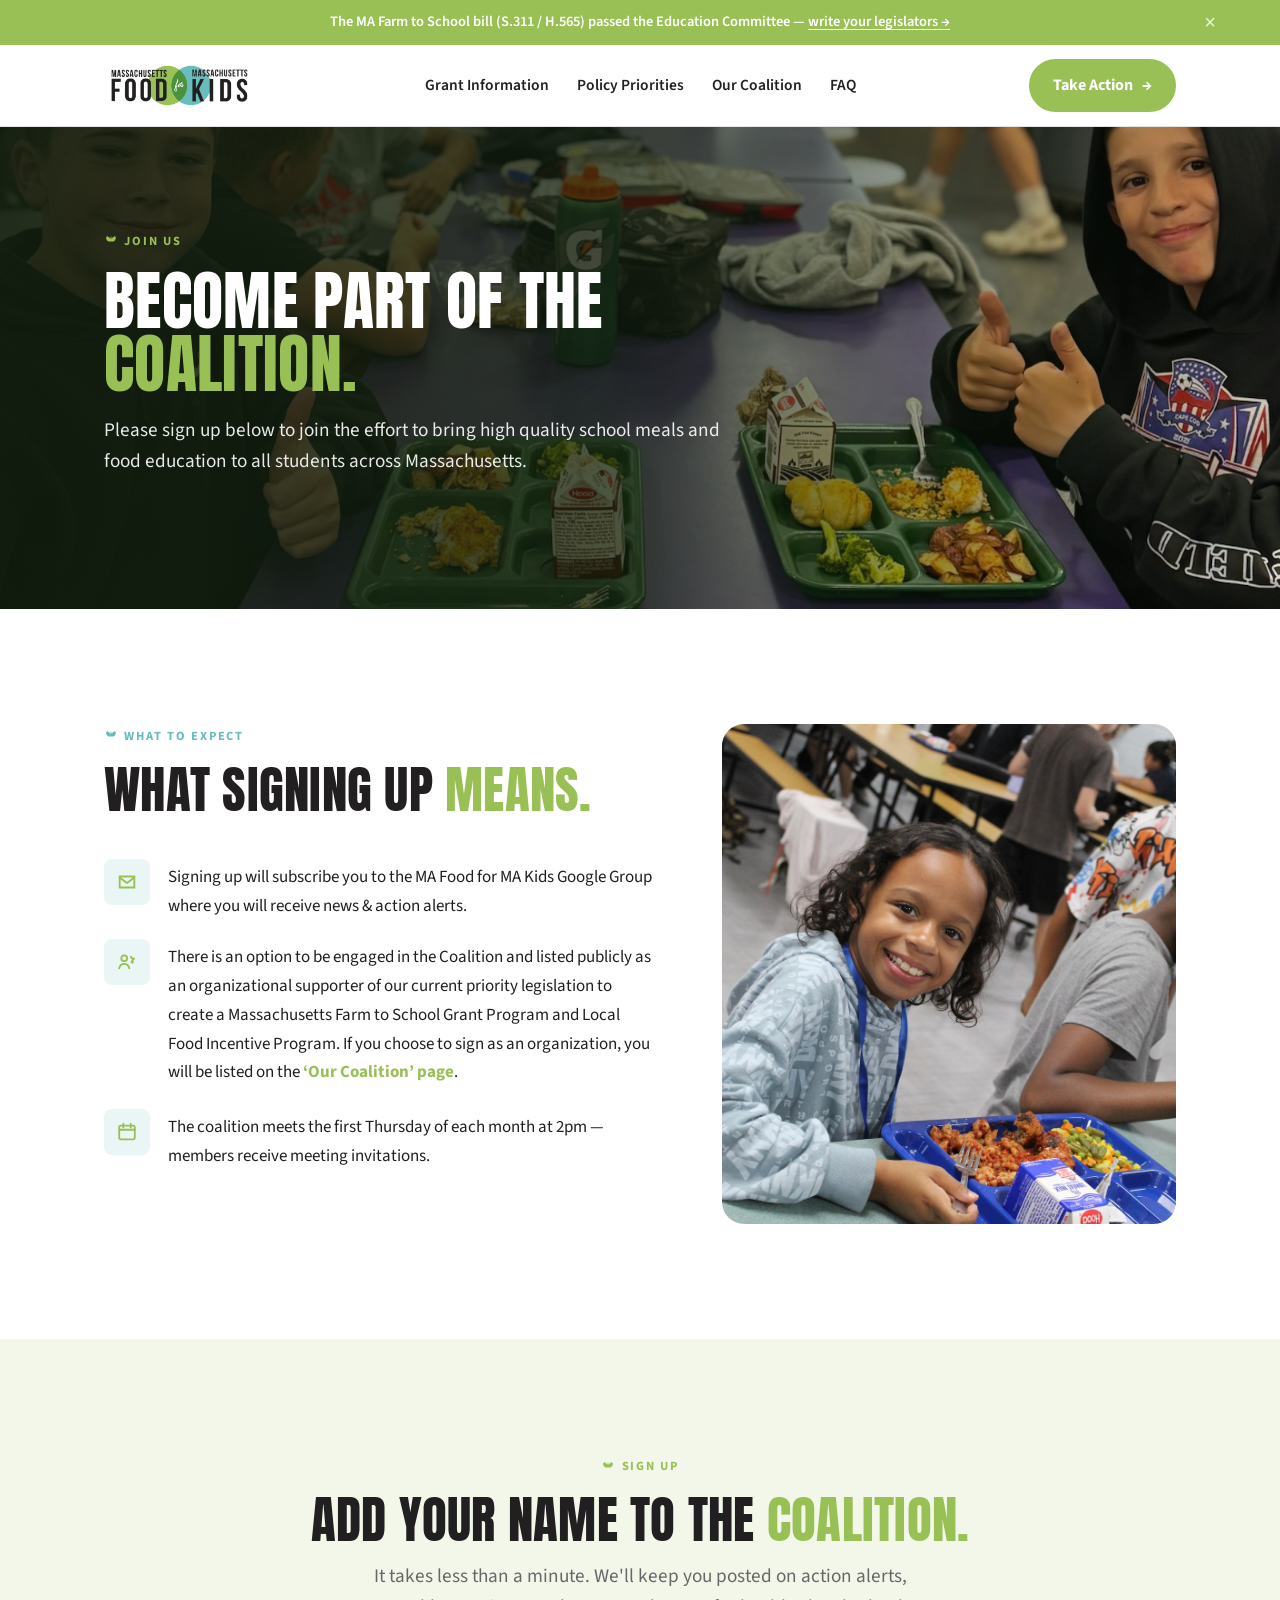
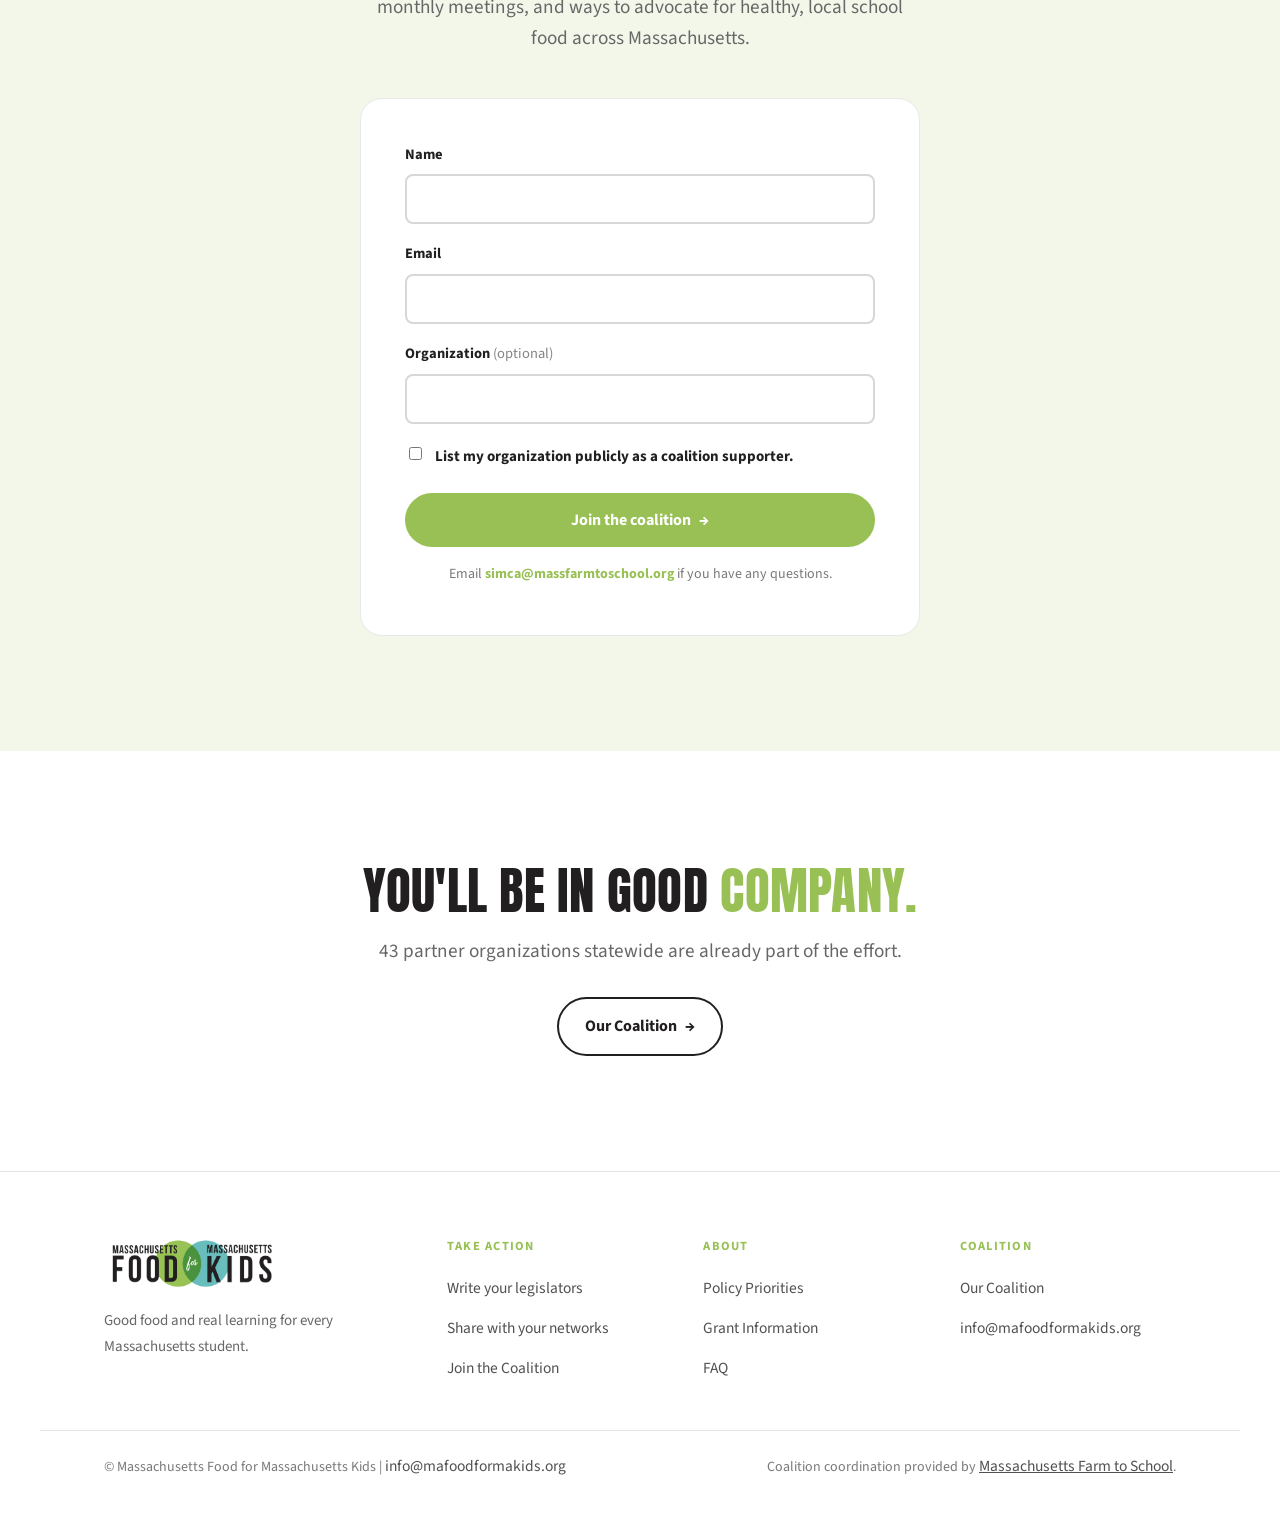
<file: join-the-coalition.html>
<!DOCTYPE html>
<html lang="en">
<head>
<meta charset="utf-8">
<meta name="viewport" content="width=device-width, initial-scale=1">
<title>Join the Coalition — MA Food for MA Kids</title>
<link rel="preconnect" href="https://fonts.googleapis.com">
<link rel="preconnect" href="https://fonts.gstatic.com" crossorigin>
<link href="https://fonts.googleapis.com/css2?family=Anton&family=Source+Sans+3:wght@400;600;700&display=swap" rel="stylesheet">
<link rel="stylesheet" href="styles.css">
<link rel="stylesheet" href="pages.css">
<style>
.hero-green{ position:relative; overflow:hidden; }
.hero-green::before{ content:""; position:absolute; inset:0; background-image:url('assets/pages/join-hero-cafeteria.jpg'); background-size:cover; background-position:center; }
.hero-green::after{ content:""; position:absolute; inset:0; background: linear-gradient(90deg, rgba(16,28,13,.92) 0%, rgba(16,28,13,.74) 48%, rgba(16,28,13,.36) 80%, rgba(16,28,13,.12) 100%); }
.hero-green .wrap{ position:relative; z-index:1; }
.expectgrid{ display:grid; grid-template-columns: 1fr 0.82fr; gap: clamp(32px,5vw,64px); align-items:stretch; }
.expectgrid__media{ margin:0; min-height:0; }
.expectgrid__media img{ display:block; width:100%; height:100%; object-fit:cover; border-radius: var(--r-lg); }
@media (max-width:860px){ .expectgrid{ grid-template-columns:1fr; } .expectgrid__media img{ height:280px; } }
.formband{ position:relative; overflow:hidden; }
.formband::before{ content:""; position:absolute; inset:0; background-image:url('assets/pages/join-form-bg.jpg'); background-size:cover; background-position:center; }
.formband::after{ content:""; position:absolute; inset:0; background: color-mix(in srgb, var(--green) 86%, transparent); }
.formband .wrap{ position:relative; z-index:1; }
</style>
</head>
<body>

<div class="announce announce__wrap" id="announce">
  <div class="announce__in">
    <span>The MA Farm to School bill (S.311 / H.565) passed the Education Committee — <a href="take-action.html">write your legislators →</a></span>
  </div>
  <button class="announce__x" aria-label="Dismiss" onclick="document.getElementById('announce').classList.add('is-hidden')">×</button>
</div>

<header class="header">
  <div class="wrap header__in">
    <a class="header__logo" href="index.html" aria-label="MA Food for MA Kids home"><img src="assets/logo.png" alt="Massachusetts Food for Massachusetts Kids"></a>
    <nav class="nav">
      <a href="grant-information.html">Grant Information</a>
      <a href="policy-priorities.html">Policy Priorities</a>
      <a href="our-coalition.html">Our Coalition</a>
      <a href="faq.html">FAQ</a>
    </nav>
    <div class="header__cta">
      <a href="take-action.html" class="btn btn-primary btn-only-desktop">Take Action <span class="arr">→</span></a>
      <button class="burger" aria-label="Open menu" onclick="toggleDrawer(true)"><span></span><span></span><span></span></button>
    </div>
  </div>
</header>

<div class="drawer__bg" id="drawerBg" onclick="toggleDrawer(false)"></div>
<aside class="drawer" id="drawer">
  <button class="drawer__x" aria-label="Close menu" onclick="toggleDrawer(false)">×</button>
  <a href="grant-information.html">Grant Information</a>
  <a href="policy-priorities.html">Policy Priorities</a>
  <a href="our-coalition.html">Our Coalition</a>
  <a href="faq.html">FAQ</a>
  <a href="take-action.html" class="btn btn-primary">Take Action <span class="arr">→</span></a>
</aside>

<!-- HERO (deep green) -->
<section class="hero-green on-green" data-screen-label="Join hero">
  <div class="wrap">
    <p class="eyebrow"><svg class="sprout" viewBox="0 0 24 24"><path d="M12 22c0-6 0-9 0-9 0 0-5 .5-7-2.5C2 7 5 4 5 4s4 1 6 4c0-1 1-5 1-5s1 4 1 5c2-3 6-4 6-4s3 3 0 6.5C17 13.5 12 13 12 13"/></svg> JOIN US</p>
    <h1 class="display h-band">BECOME PART OF THE <span class="em">COALITION.</span></h1>
    <p class="lede">Please sign up below to join the effort to bring high quality school meals and food education to all students across Massachusetts.</p>
  </div>
</section>

<!-- A: What signing up means -->
<section class="section" data-screen-label="What signing up means">
  <div class="wrap expectgrid">
   <div>
    <div class="shead">
      <p class="eyebrow"><svg class="sprout" viewBox="0 0 24 24"><path d="M12 22c0-6 0-9 0-9 0 0-5 .5-7-2.5C2 7 5 4 5 4s4 1 6 4c0-1 1-5 1-5s1 4 1 5c2-3 6-4 6-4s3 3 0 6.5C17 13.5 12 13 12 13"/></svg> WHAT TO EXPECT</p>
      <h2 class="display h-sec">WHAT SIGNING UP <span class="em">MEANS.</span></h2>
    </div>
    <div class="chiprows">
      <div class="chiprow">
        <span class="chip"><svg viewBox="0 0 24 24"><path d="M4 6h16v12H4z"/><path d="M4 7l8 6 8-6" stroke-linecap="round" stroke-linejoin="round"/></svg></span>
        <p>Signing up will subscribe you to the MA Food for MA Kids Google Group where you will receive news &amp; action alerts.</p>
      </div>
      <div class="chiprow">
        <span class="chip"><svg viewBox="0 0 24 24"><circle cx="9" cy="8" r="3.2"/><path d="M3.5 19c.6-3.3 2.8-5 5.5-5s4.9 1.7 5.5 5" stroke-linecap="round"/><path d="M16 5.5l1.2 2.4 2.6.4-1.9 1.9.4 2.6-2.3-1.2" stroke-linejoin="round"/></svg></span>
        <p>There is an option to be engaged in the Coalition and listed publicly as an organizational supporter of our current priority legislation to create a Massachusetts Farm to School Grant Program and Local Food Incentive Program. If you choose to sign as an organization, you will be listed on the <a class="tlink" href="our-coalition.html">‘Our Coalition’ page</a>.</p>
      </div>
      <div class="chiprow">
        <span class="chip"><svg viewBox="0 0 24 24"><rect x="3.5" y="5" width="17" height="15" rx="2"/><path d="M3.5 9.5h17M8 3v4M16 3v4" stroke-linecap="round"/></svg></span>
        <p>The coalition meets the first Thursday of each month at 2pm — members receive meeting invitations.</p>
      </div>
    </div>
   </div>
   <figure class="expectgrid__media"><img src="assets/pages/join-kid-eating.jpg" alt="A smiling student enjoying a school lunch tray" style="height: 500px"></figure>
  </div>
</section>

<!-- B: Signup form -->
<section class="section wash-green" data-screen-label="Signup form">
  <div class="wrap">
    <div class="shead center">
      <p class="eyebrow leaf" style="justify-content:center"><svg class="sprout" viewBox="0 0 24 24"><path d="M12 22c0-6 0-9 0-9 0 0-5 .5-7-2.5C2 7 5 4 5 4s4 1 6 4c0-1 1-5 1-5s1 4 1 5c2-3 6-4 6-4s3 3 0 6.5C17 13.5 12 13 12 13"/></svg> SIGN UP</p>
      <h2 class="display h-sec">ADD YOUR NAME TO THE <span class="em">COALITION.</span></h2>
      <p class="lede muted" style="max-width:56ch; margin:16px auto 0;">It takes less than a minute. We'll keep you posted on action alerts, monthly meetings, and ways to advocate for healthy, local school food across Massachusetts.</p>
    </div>
    <div class="formcard">
      <form onsubmit="event.preventDefault(); this.querySelector('button').textContent='Thanks — you\u2019re on the list!';">
        <label for="jname">Name</label>
        <input type="text" id="jname" name="name" autocomplete="name">
        <label for="jemail">Email</label>
        <input type="email" id="jemail" name="email" autocomplete="email">
        <label for="jorg">Organization <span style="font-weight:400; color:color-mix(in srgb,var(--ink) 55%, white)">(optional)</span></label>
        <input type="text" id="jorg" name="organization" autocomplete="organization">
        <label class="check"><input type="checkbox" name="public"> List my organization publicly as a coalition supporter.</label>
        <button type="submit" class="btn btn-primary">Join the coalition <span class="arr">→</span></button>
      </form>
      <p class="note">Email <a class="tlink" href="mailto:simca@massfarmtoschool.org">simca@massfarmtoschool.org</a> if you have any questions.</p>
    </div>
  </div>
</section>

<!-- C: Social proof -->
<section class="section ctaband" data-screen-label="Social proof">
  <div class="wrap">
    <h2 class="display h-sec">YOU'LL BE IN GOOD <span class="em">COMPANY.</span></h2>
    <p class="lede muted">43 partner organizations statewide are already part of the effort.</p>
    <div class="btns">
      <a class="btn btn-outline" href="our-coalition.html">Our Coalition <span class="arr">→</span></a>
    </div>
  </div>
</section>

<footer class="footer">
  <div class="wrap footer__top">
    <div class="footer__brand">
      <img src="assets/logo.png" alt="Massachusetts Food for Massachusetts Kids">
      <p>Good food and real learning for every Massachusetts student.</p>
    </div>
    <div>
      <h4>Take Action</h4>
      <ul>
        <li><a href="take-action.html">Write your legislators</a></li>
        <li><a href="share-with-your-networks.html">Share with your networks</a></li>
        <li><a href="join-the-coalition.html">Join the Coalition</a></li>
      </ul>
    </div>
    <div>
      <h4>About</h4>
      <ul>
        <li><a href="policy-priorities.html">Policy Priorities</a></li>
        <li><a href="grant-information.html">Grant Information</a></li>
        <li><a href="faq.html">FAQ</a></li>
      </ul>
    </div>
    <div>
      <h4>Coalition</h4>
      <ul>
        <li><a href="our-coalition.html">Our Coalition</a></li>
        <li><a href="mailto:info@mafoodformakids.org">info@mafoodformakids.org</a></li>
      </ul>
    </div>
  </div>
  <div class="wrap footer__bottom">
    <span>© Massachusetts Food for Massachusetts Kids | <a href="mailto:info@mafoodformakids.org">info@mafoodformakids.org</a></span>
    <span>Coalition coordination provided by <a href="https://massfarmtoschool.org" target="_blank" rel="noopener" style="text-decoration:underline">Massachusetts Farm to School</a>.</span>
  </div>
</footer>

<script>
function toggleDrawer(open){
  document.getElementById('drawer').classList.toggle('open', open);
  document.getElementById('drawerBg').classList.toggle('open', open);
}
</script>
</body>
</html>
</file>
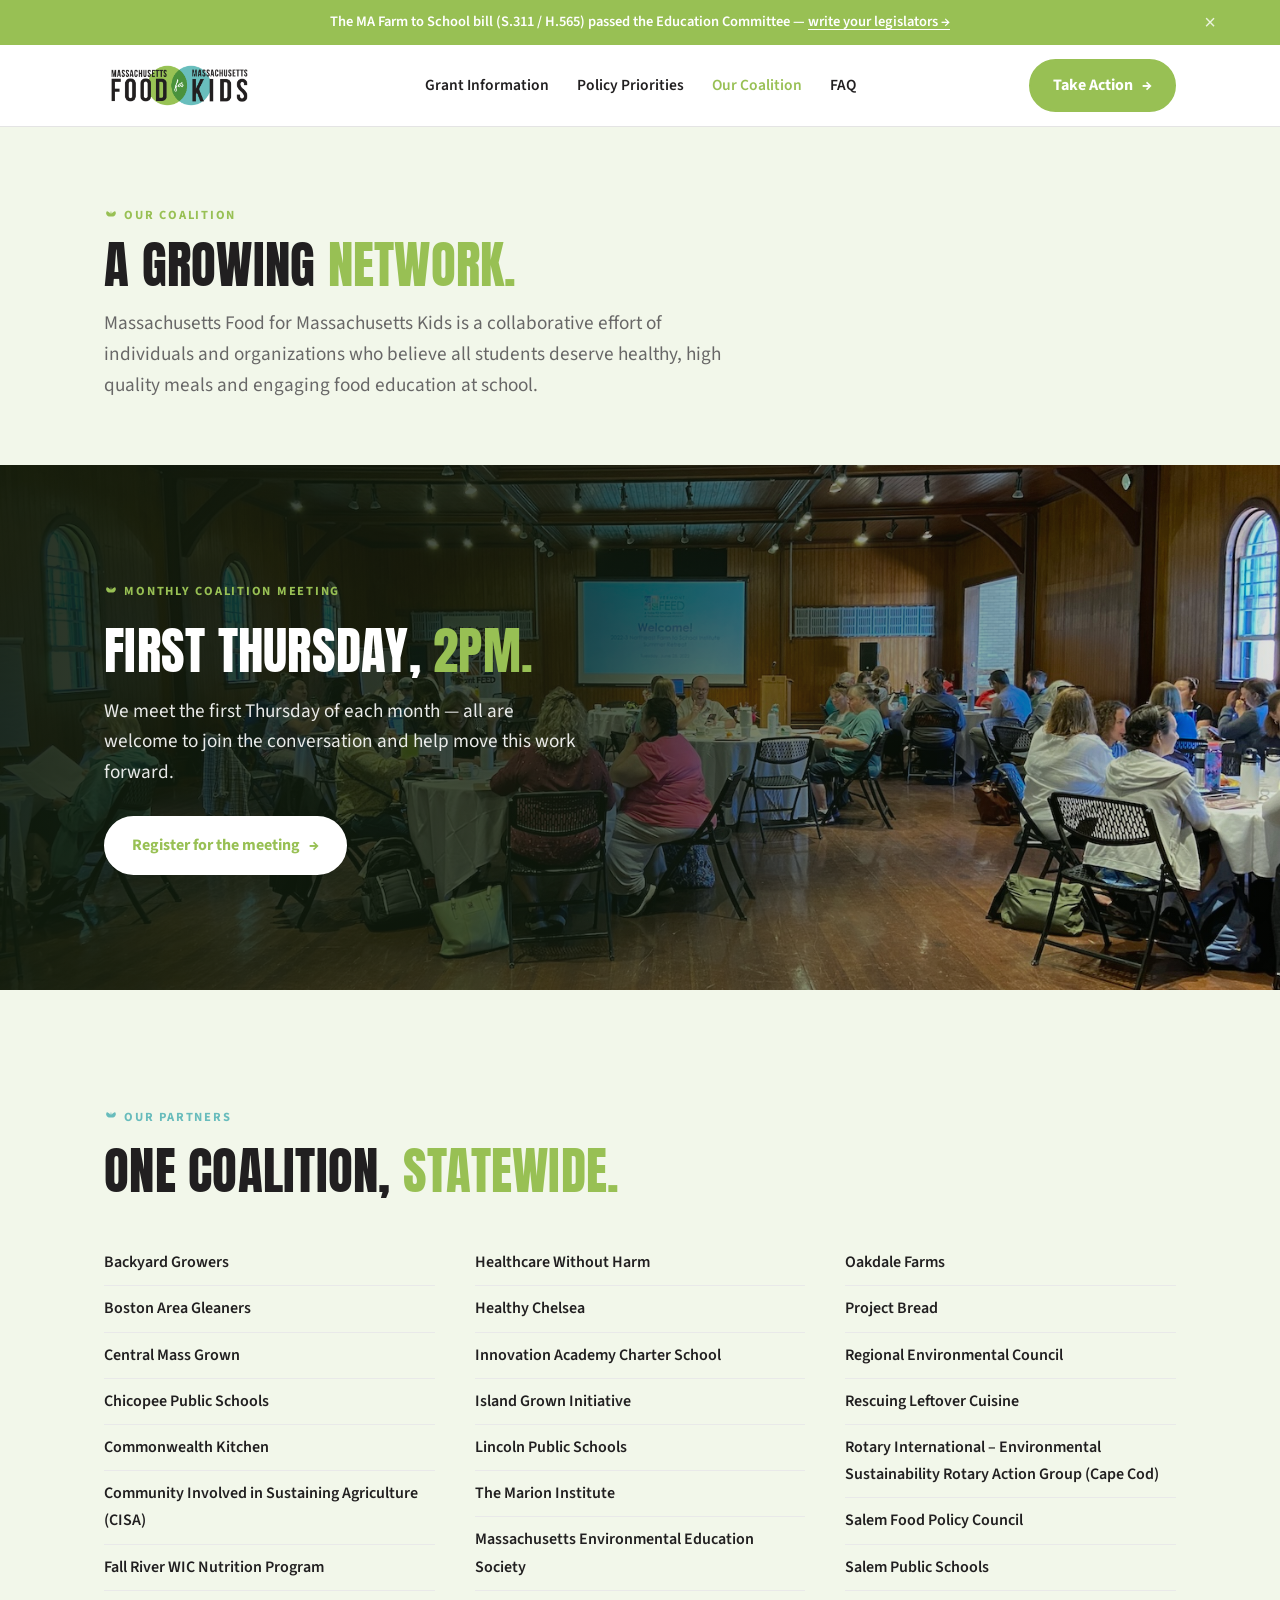
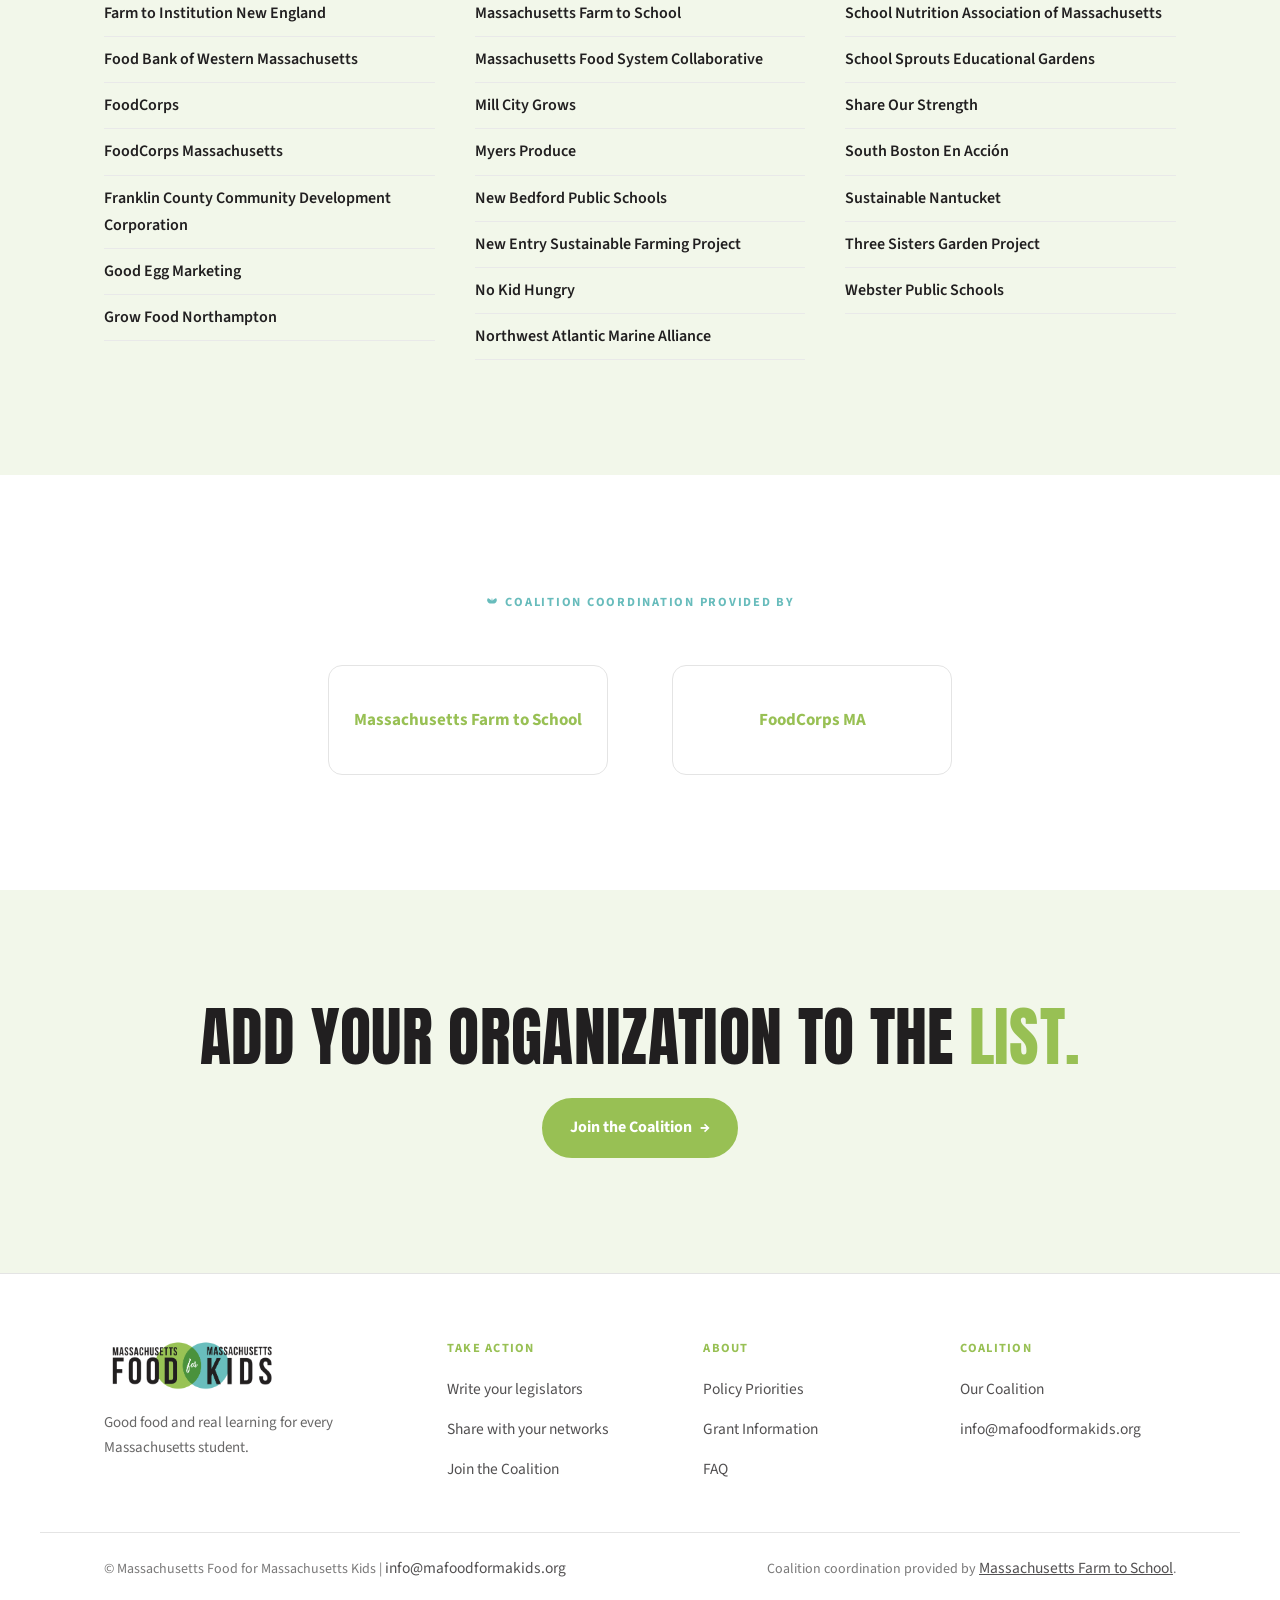
<file: our-coalition.html>
<!DOCTYPE html>
<html lang="en">
<head>
<meta charset="utf-8">
<meta name="viewport" content="width=device-width, initial-scale=1">
<title>Our Coalition — MA Food for MA Kids</title>
<link rel="preconnect" href="https://fonts.googleapis.com">
<link rel="preconnect" href="https://fonts.gstatic.com" crossorigin>
<link href="https://fonts.googleapis.com/css2?family=Anton&family=Source+Sans+3:wght@400;600;700&display=swap" rel="stylesheet">
<link rel="stylesheet" href="styles.css">
<link rel="stylesheet" href="pages.css">
<style>
.coordrow{ display:flex; justify-content:center; gap: clamp(28px,5vw,64px); flex-wrap:wrap; margin-top: 34px; }
.coordrow a{ display:grid; place-items:center; width: 280px; height: 110px; border:1px solid color-mix(in srgb,var(--ink) 12%, white); border-radius: var(--r); text-decoration:none; font-weight:700; color: var(--green); font-size: 17px; text-align:center; padding: 10px; }
.coordrow a:hover{ border-color: var(--leaf); background: var(--wash-green); }
.meetband{ position:relative; overflow:hidden; background: var(--green); padding-block: clamp(64px,9vw,120px); }
.meetband::before{ content:""; position:absolute; inset:0; background-image: url('assets/pages/coalition-meeting-room.jpg'); background-size:cover; background-position:center; }
.meetband::after{ content:""; position:absolute; inset:0; background: linear-gradient(90deg, rgba(16,28,13,.9) 0%, rgba(16,28,13,.72) 46%, rgba(16,28,13,.34) 78%, rgba(16,28,13,.12) 100%); }
.meetband__in{ position:relative; z-index:1; }
.meetband__in > div{ max-width: 600px; }
.meetband h2{ color: var(--white); margin: 6px 0 18px; }
.meetband .lede{ color: rgba(255,255,255,.9); max-width: 48ch; }
.meetband .em{ color: var(--leaf); }
</style>
</head>
<body>

<div class="announce announce__wrap" id="announce">
  <div class="announce__in">
    <span>The MA Farm to School bill (S.311 / H.565) passed the Education Committee — <a href="take-action.html">write your legislators →</a></span>
  </div>
  <button class="announce__x" aria-label="Dismiss" onclick="document.getElementById('announce').classList.add('is-hidden')">×</button>
</div>

<header class="header">
  <div class="wrap header__in">
    <a class="header__logo" href="index.html" aria-label="MA Food for MA Kids home"><img src="assets/logo.png" alt="Massachusetts Food for Massachusetts Kids"></a>
    <nav class="nav">
      <a href="grant-information.html">Grant Information</a>
      <a href="policy-priorities.html">Policy Priorities</a>
      <a href="our-coalition.html" style="color:var(--green)">Our Coalition</a>
      <a href="faq.html">FAQ</a>
    </nav>
    <div class="header__cta">
      <a href="take-action.html" class="btn btn-primary btn-only-desktop">Take Action <span class="arr">→</span></a>
      <button class="burger" aria-label="Open menu" onclick="toggleDrawer(true)"><span></span><span></span><span></span></button>
    </div>
  </div>
</header>

<div class="drawer__bg" id="drawerBg" onclick="toggleDrawer(false)"></div>
<aside class="drawer" id="drawer">
  <button class="drawer__x" aria-label="Close menu" onclick="toggleDrawer(false)">×</button>
  <a href="grant-information.html">Grant Information</a>
  <a href="policy-priorities.html">Policy Priorities</a>
  <a href="our-coalition.html">Our Coalition</a>
  <a href="faq.html">FAQ</a>
  <a href="take-action.html" class="btn btn-primary">Take Action <span class="arr">→</span></a>
</aside>

<!-- HERO -->
<section class="phero" data-screen-label="Coalition hero">
  <div class="wrap">
    <p class="eyebrow leaf"><svg class="sprout" viewBox="0 0 24 24"><path d="M12 22c0-6 0-9 0-9 0 0-5 .5-7-2.5C2 7 5 4 5 4s4 1 6 4c0-1 1-5 1-5s1 4 1 5c2-3 6-4 6-4s3 3 0 6.5C17 13.5 12 13 12 13"/></svg> OUR COALITION</p>
    <h1 class="display h-sec">A GROWING <span class="em">NETWORK.</span></h1>
    <p class="lede muted">Massachusetts Food for Massachusetts Kids is a collaborative effort of individuals and organizations who believe all students deserve healthy, high quality meals and engaging food education at school.</p>
  </div>
</section>

<!-- A: Meeting callout -->
<section class="section meetband on-green" data-screen-label="Meeting callout">
  <div class="wrap meetband__in">
    <div>
      <p class="eyebrow" style="color:var(--leaf)"><svg class="sprout" viewBox="0 0 24 24"><path d="M12 22c0-6 0-9 0-9 0 0-5 .5-7-2.5C2 7 5 4 5 4s4 1 6 4c0-1 1-5 1-5s1 4 1 5c2-3 6-4 6-4s3 3 0 6.5C17 13.5 12 13 12 13"/></svg> MONTHLY COALITION MEETING</p>
      <h2 class="display h-sec">FIRST THURSDAY, <span class="em">2PM.</span></h2>
      <p class="lede">We meet the first Thursday of each month — all are welcome to join the conversation and help move this work forward.</p>
      <div class="btns" style="margin-top:28px">
        <a class="btn btn-primary" href="https://us02web.zoom.us/meeting/register/tZcsc-mhrTItHNGy7DhWRLJR_pCeV44tgBqC" target="_blank" rel="noopener">Register for the meeting <span class="arr">→</span></a>
      </div>
    </div>
  </div>
</section>

<!-- B: Partner organizations -->
<section class="section wash-green" data-screen-label="Partners">
  <div class="wrap">
    <div class="shead">
      <p class="eyebrow"><svg class="sprout" viewBox="0 0 24 24"><path d="M12 22c0-6 0-9 0-9 0 0-5 .5-7-2.5C2 7 5 4 5 4s4 1 6 4c0-1 1-5 1-5s1 4 1 5c2-3 6-4 6-4s3 3 0 6.5C17 13.5 12 13 12 13"/></svg> OUR PARTNERS</p>
      <h2 class="display h-sec">ONE COALITION, <span class="em">STATEWIDE.</span></h2>
    </div>
    <div class="partners">
      <a href="https://www.backyardgrowers.org" target="_blank" rel="noopener">Backyard Growers</a>
      <a href="https://www.bostonareagleaners.org/" target="_blank" rel="noopener">Boston Area Gleaners</a>
      <a href="https://www.centralmassgrown.org" target="_blank" rel="noopener">Central Mass Grown</a>
      <a href="https://www.chicopeeps.org/en-US" target="_blank" rel="noopener">Chicopee Public Schools</a>
      <a href="http://commonwealthkitchen.org" target="_blank" rel="noopener">Commonwealth Kitchen</a>
      <a href="https://www.buylocalfood.org" target="_blank" rel="noopener">Community Involved in Sustaining Agriculture (CISA)</a>
      <span>Fall River WIC Nutrition Program</span>
      <a href="https://www.farmtoinstitution.org" target="_blank" rel="noopener">Farm to Institution New England</a>
      <a href="https://www.foodbankwma.org" target="_blank" rel="noopener">Food Bank of Western Massachusetts</a>
      <a href="https://foodcorps.org/" target="_blank" rel="noopener">FoodCorps</a>
      <a href="https://www.foodcorps.org" target="_blank" rel="noopener">FoodCorps Massachusetts</a>
      <a href="https://www.fccdc.org" target="_blank" rel="noopener">Franklin County Community Development Corporation</a>
      <a href="https://goodeggmarketing.com" target="_blank" rel="noopener">Good Egg Marketing</a>
      <a href="https://www.growfoodnorthampton.org" target="_blank" rel="noopener">Grow Food Northampton</a>
      <a href="https://noharm.org" target="_blank" rel="noopener">Healthcare Without Harm</a>
      <a href="https://healthychelsea.org" target="_blank" rel="noopener">Healthy Chelsea</a>
      <a href="https://www.innovationcharter.org" target="_blank" rel="noopener">Innovation Academy Charter School</a>
      <a href="https://www.igimv.org" target="_blank" rel="noopener">Island Grown Initiative</a>
      <a href="https://www.lincnet.org" target="_blank" rel="noopener">Lincoln Public Schools</a>
      <a href="https://www.marioninstitute.org" target="_blank" rel="noopener">The Marion Institute</a>
      <a href="https://massmees.org" target="_blank" rel="noopener">Massachusetts Environmental Education Society</a>
      <a href="https://www.massfarmtoschool.org" target="_blank" rel="noopener">Massachusetts Farm to School</a>
      <a href="https://mafoodsystem.org" target="_blank" rel="noopener">Massachusetts Food System Collaborative</a>
      <a href="https://www.millcitygrows.org" target="_blank" rel="noopener">Mill City Grows</a>
      <a href="https://www.myersproduce.com/" target="_blank" rel="noopener">Myers Produce</a>
      <a href="https://newbedfordschools.org" target="_blank" rel="noopener">New Bedford Public Schools</a>
      <a href="https://nesfp.nutrition.tufts.edu/" target="_blank" rel="noopener">New Entry Sustainable Farming Project</a>
      <a href="https://www.nokidhungry.org" target="_blank" rel="noopener">No Kid Hungry</a>
      <a href="https://www.namanet.org" target="_blank" rel="noopener">Northwest Atlantic Marine Alliance</a>
      <a href="https://www.oakdalefarmscountrybarn.com" target="_blank" rel="noopener">Oakdale Farms</a>
      <a href="https://www.projectbread.org" target="_blank" rel="noopener">Project Bread</a>
      <a href="https://www.recworcester.org" target="_blank" rel="noopener">Regional Environmental Council</a>
      <a href="https://www.rescuingleftovercuisine.org/branch/massachusetts" target="_blank" rel="noopener">Rescuing Leftover Cuisine</a>
      <a href="https://esrag.org/" target="_blank" rel="noopener">Rotary International – Environmental Sustainability Rotary Action Group (Cape Cod)</a>
      <a href="https://www.salemfoodpolicy.com/" target="_blank" rel="noopener">Salem Food Policy Council</a>
      <a href="https://www.salemk12.org" target="_blank" rel="noopener">Salem Public Schools</a>
      <a href="https://www.schoolnutrition.info" target="_blank" rel="noopener">School Nutrition Association of Massachusetts</a>
      <a href="http://www.schoolsprouts.org" target="_blank" rel="noopener">School Sprouts Educational Gardens</a>
      <a href="https://www.shareourstrength.org" target="_blank" rel="noopener">Share Our Strength</a>
      <a href="https://www.sbeaccion.org" target="_blank" rel="noopener">South Boston En Acción</a>
      <a href="https://www.sustainable-nantucket.org" target="_blank" rel="noopener">Sustainable Nantucket</a>
      <a href="https://threesistersgarden.org" target="_blank" rel="noopener">Three Sisters Garden Project</a>
      <a href="https://www.webster-schools.org" target="_blank" rel="noopener">Webster Public Schools</a>
    </div>
  </div>
</section>

<!-- C: Coordination credit -->
<section class="section" data-screen-label="Coordination">
  <div class="wrap" style="text-align:center">
    <p class="eyebrow" style="justify-content:center"><svg class="sprout" viewBox="0 0 24 24"><path d="M12 22c0-6 0-9 0-9 0 0-5 .5-7-2.5C2 7 5 4 5 4s4 1 6 4c0-1 1-5 1-5s1 4 1 5c2-3 6-4 6-4s3 3 0 6.5C17 13.5 12 13 12 13"/></svg> COALITION COORDINATION PROVIDED BY</p>
    <div class="coordrow">
      <a href="https://www.massfarmtoschool.org" target="_blank" rel="noopener">Massachusetts Farm to School</a>
      <a href="https://www.foodcorps.org" target="_blank" rel="noopener">FoodCorps MA</a>
    </div>
  </div>
</section>

<!-- D: Join CTA -->
<section class="section ctaband" data-screen-label="Join CTA" style="background-color: #f2f7ea">
  <div class="wrap">
    <h2 class="display h-band">ADD YOUR ORGANIZATION TO THE <span class="em">LIST.</span></h2>
    <div class="btns" style="margin-top:30px">
      <a class="btn btn-primary" href="join-the-coalition.html">Join the Coalition <span class="arr">→</span></a>
    </div>
  </div>
</section>

<footer class="footer">
  <div class="wrap footer__top">
    <div class="footer__brand">
      <img src="assets/logo.png" alt="Massachusetts Food for Massachusetts Kids">
      <p>Good food and real learning for every Massachusetts student.</p>
    </div>
    <div>
      <h4>Take Action</h4>
      <ul>
        <li><a href="take-action.html">Write your legislators</a></li>
        <li><a href="share-with-your-networks.html">Share with your networks</a></li>
        <li><a href="join-the-coalition.html">Join the Coalition</a></li>
      </ul>
    </div>
    <div>
      <h4>About</h4>
      <ul>
        <li><a href="policy-priorities.html">Policy Priorities</a></li>
        <li><a href="grant-information.html">Grant Information</a></li>
        <li><a href="faq.html">FAQ</a></li>
      </ul>
    </div>
    <div>
      <h4>Coalition</h4>
      <ul>
        <li><a href="our-coalition.html">Our Coalition</a></li>
        <li><a href="mailto:info@mafoodformakids.org">info@mafoodformakids.org</a></li>
      </ul>
    </div>
  </div>
  <div class="wrap footer__bottom">
    <span>© Massachusetts Food for Massachusetts Kids | <a href="mailto:info@mafoodformakids.org">info@mafoodformakids.org</a></span>
    <span>Coalition coordination provided by <a href="https://massfarmtoschool.org" target="_blank" rel="noopener" style="text-decoration:underline">Massachusetts Farm to School</a>.</span>
  </div>
</footer>

<script>
function toggleDrawer(open){
  document.getElementById('drawer').classList.toggle('open', open);
  document.getElementById('drawerBg').classList.toggle('open', open);
}
</script>
</body>
</html>
</file>
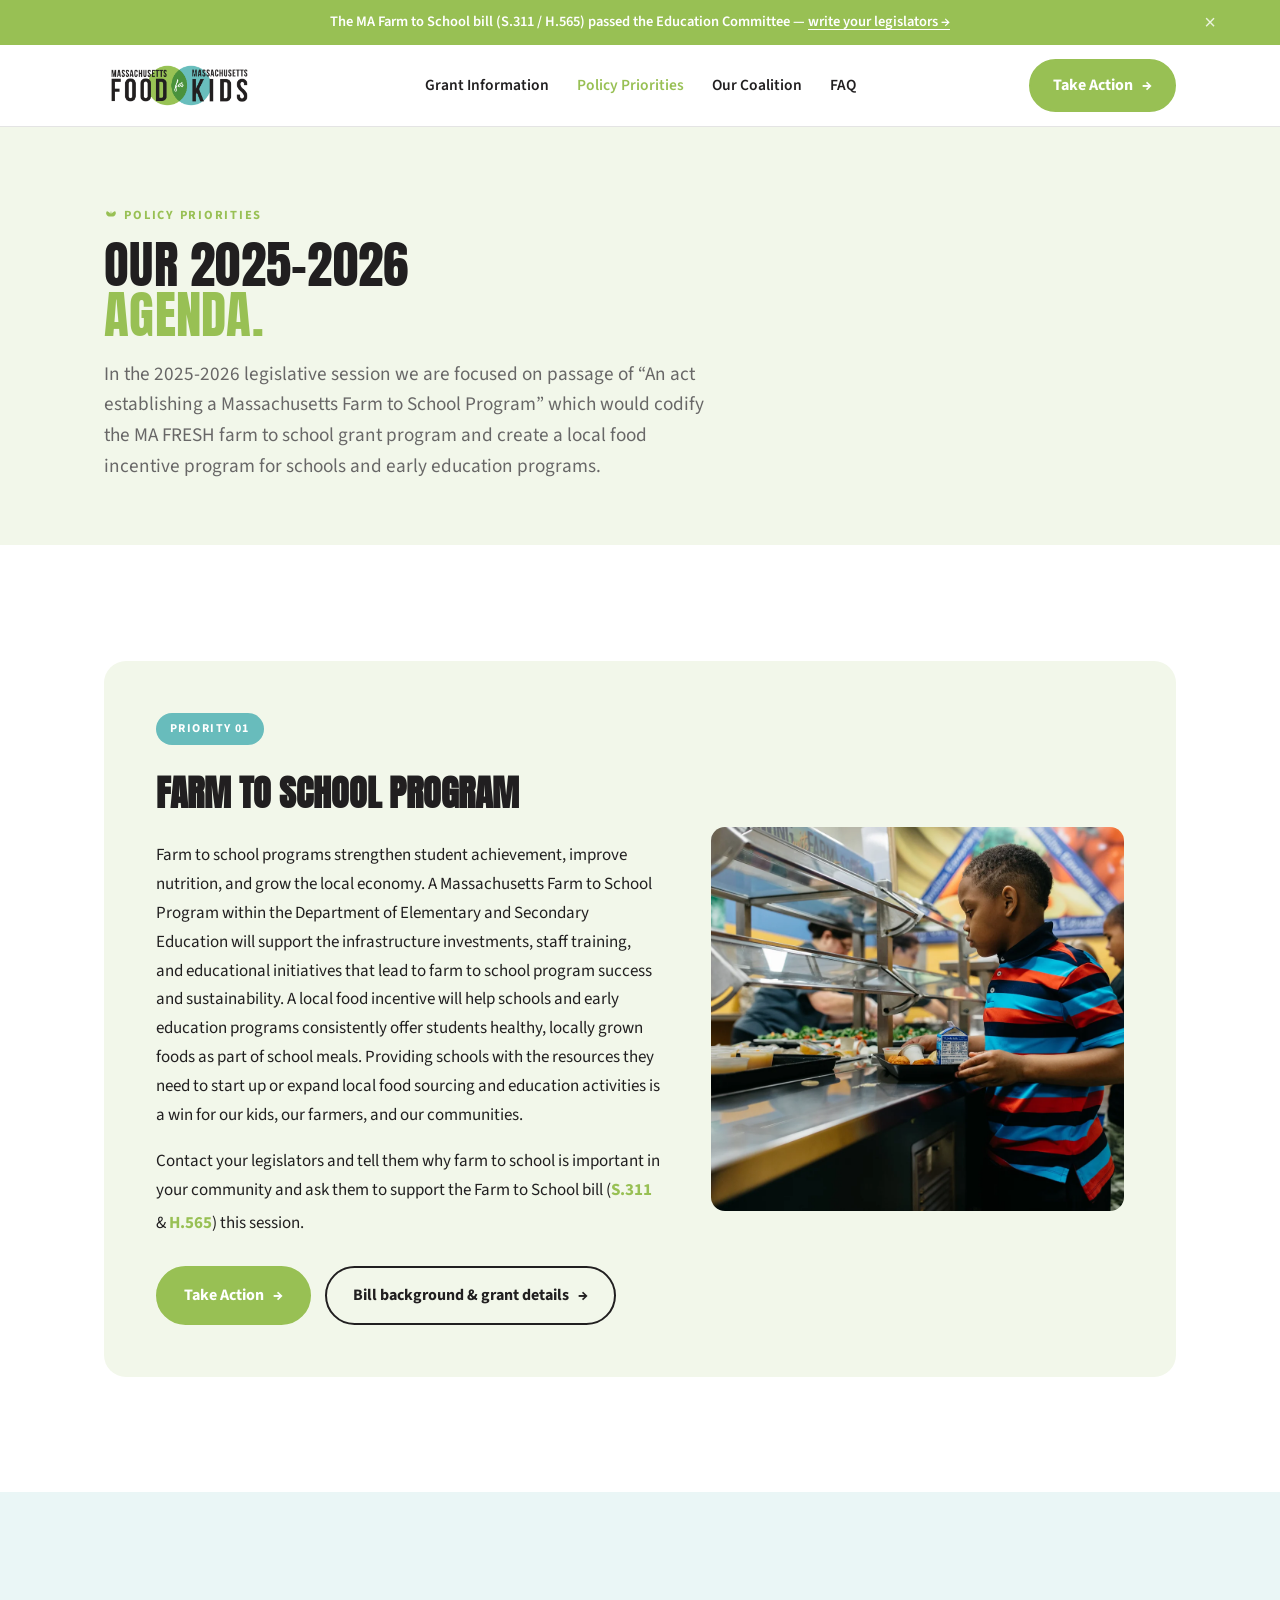
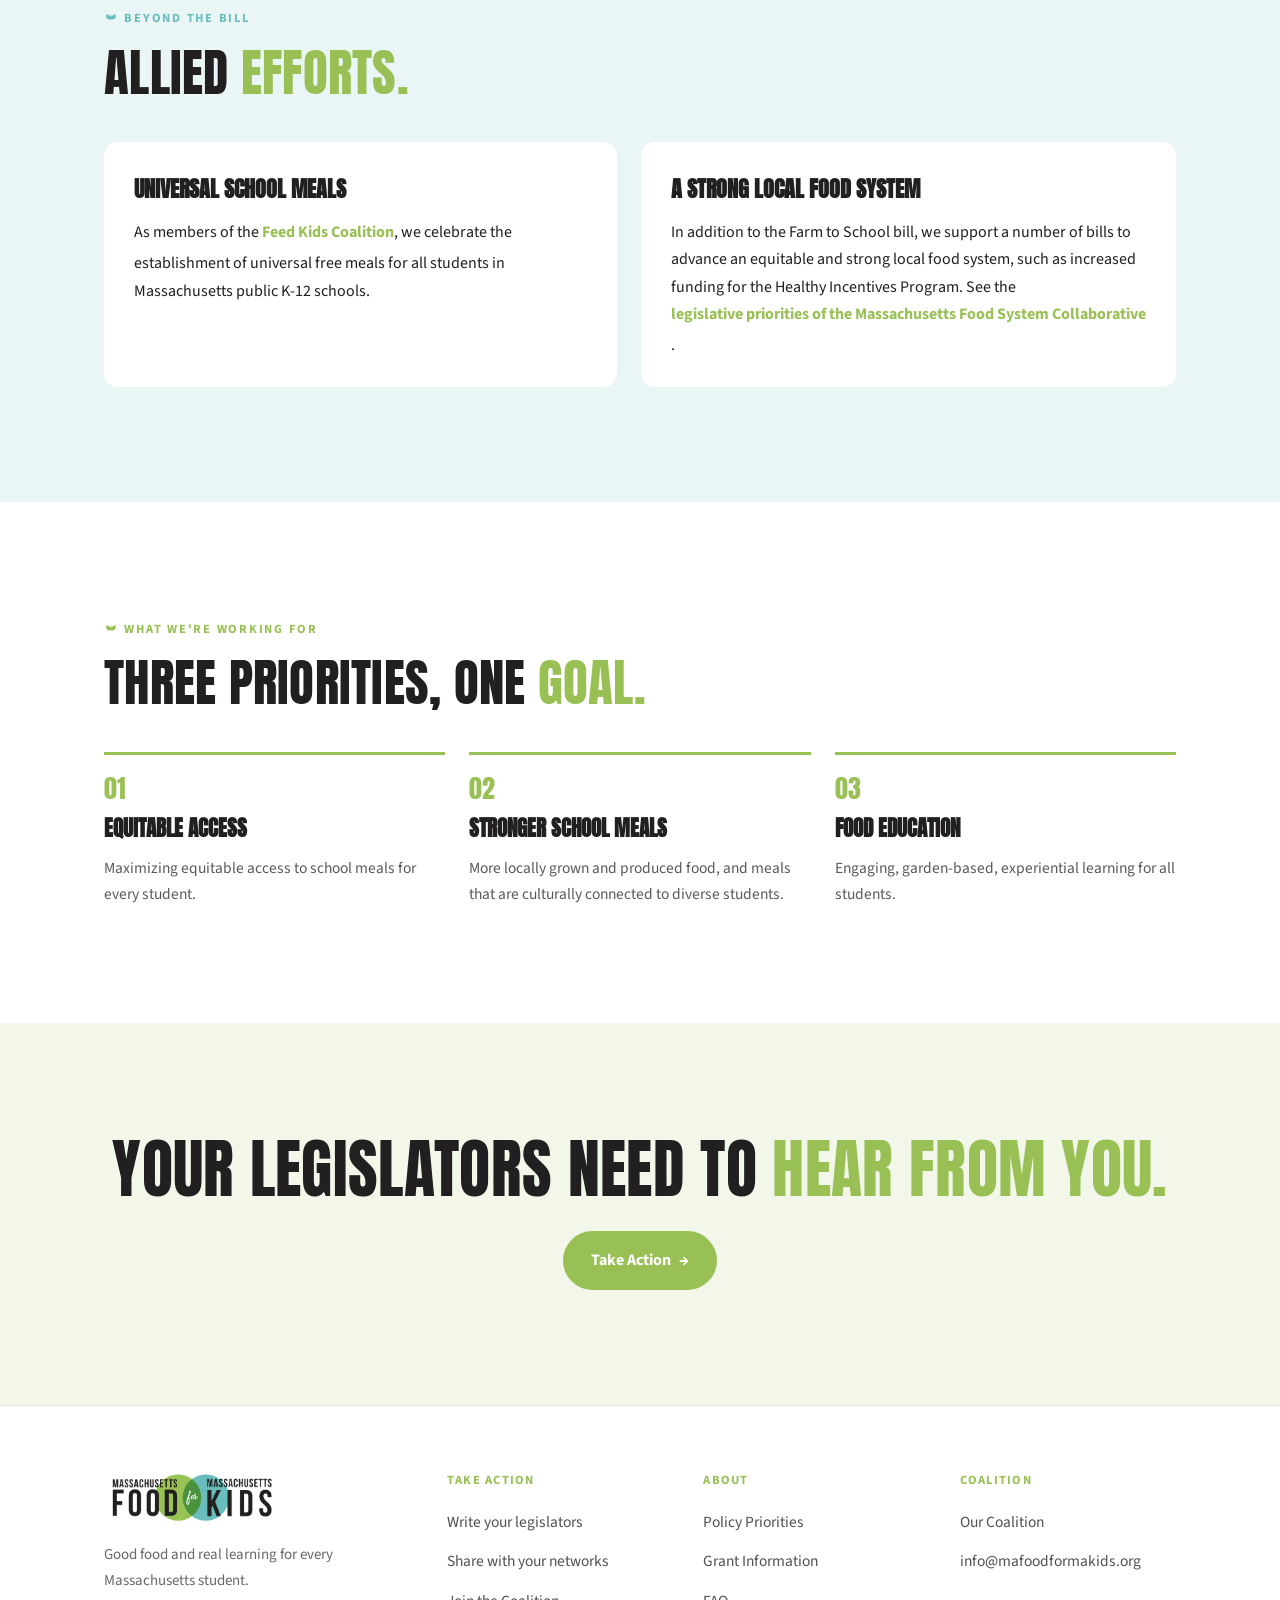
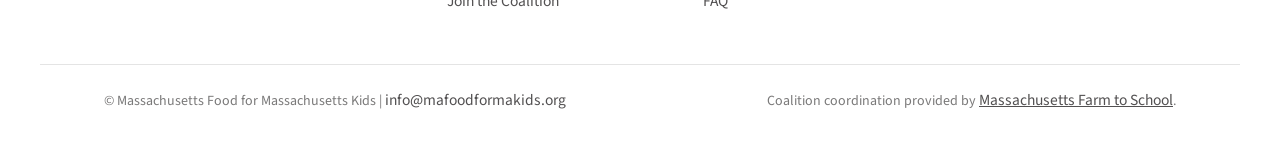
<file: policy-priorities.html>
<!DOCTYPE html>
<html lang="en">
<head>
<meta charset="utf-8">
<meta name="viewport" content="width=device-width, initial-scale=1">
<title>Policy Priorities — MA Food for MA Kids</title>
<link rel="preconnect" href="https://fonts.googleapis.com">
<link rel="preconnect" href="https://fonts.gstatic.com" crossorigin>
<link href="https://fonts.googleapis.com/css2?family=Anton&family=Source+Sans+3:wght@400;600;700&display=swap" rel="stylesheet">
<link rel="stylesheet" href="styles.css">
<link rel="stylesheet" href="pages.css">
<style>
.prio{ background: var(--wash-green); border-radius: var(--r-lg); padding: clamp(30px,4.5vw,52px); display:grid; grid-template-columns: 1.1fr 0.9fr; gap: clamp(28px,4vw,56px); align-items:center; }
.prio__tag{ display:inline-block; font-size:12px; font-weight:700; letter-spacing:.12em; text-transform:uppercase; color: var(--white); background: var(--teal); border-radius: var(--pill); padding: 6px 14px; margin-bottom: 18px; }
.prio h3{ font-family: var(--display); text-transform:uppercase; font-size: clamp(26px,2.8vw,38px); margin-bottom: 16px; }
.prio img{ width:100%; height: clamp(280px,30vw,400px); object-fit:cover; border-radius: var(--r); }
.allied{ display:grid; grid-template-columns: 1fr 1fr; gap: 24px; margin-top: 34px; }
.allied .card{ background: var(--white); border-radius: var(--r); padding: 28px 30px; }
.allied h3{ font-family: var(--display); text-transform:uppercase; font-size: 22px; margin-bottom: 12px; }
.allied p{ margin:0; font-size:16px; }
.pill3{ display:grid; grid-template-columns: repeat(3,1fr); gap: 24px; }
.pill3 .col{ border-top: 3px solid var(--leaf); padding-top: 20px; }
.pill3 h3{ font-family: var(--display); text-transform:uppercase; font-size: 21px; margin: 10px 0 8px; }
.pill3 .num{ font-family: var(--display); font-size: 26px; color: var(--leaf); line-height:1; }
.pill3 p{ margin:0; font-size:15.5px; color: color-mix(in srgb,var(--ink) 74%, white); }
@media (max-width:860px){ .prio{ grid-template-columns:1fr; } .prio img{ order:-1; } .allied{ grid-template-columns:1fr; } .pill3{ grid-template-columns:1fr; } .allied .card:nth-child(2) p a{ white-space:normal; } }
</style>
</head>
<body>

<div class="announce announce__wrap" id="announce">
  <div class="announce__in">
    <span>The MA Farm to School bill (S.311 / H.565) passed the Education Committee — <a href="take-action.html">write your legislators →</a></span>
  </div>
  <button class="announce__x" aria-label="Dismiss" onclick="document.getElementById('announce').classList.add('is-hidden')">×</button>
</div>

<header class="header">
  <div class="wrap header__in">
    <a class="header__logo" href="index.html" aria-label="MA Food for MA Kids home"><img src="assets/logo.png" alt="Massachusetts Food for Massachusetts Kids"></a>
    <nav class="nav">
      <a href="grant-information.html">Grant Information</a>
      <a href="policy-priorities.html" style="color:var(--green)">Policy Priorities</a>
      <a href="our-coalition.html">Our Coalition</a>
      <a href="faq.html">FAQ</a>
    </nav>
    <div class="header__cta">
      <a href="take-action.html" class="btn btn-primary btn-only-desktop">Take Action <span class="arr">→</span></a>
      <button class="burger" aria-label="Open menu" onclick="toggleDrawer(true)"><span></span><span></span><span></span></button>
    </div>
  </div>
</header>

<div class="drawer__bg" id="drawerBg" onclick="toggleDrawer(false)"></div>
<aside class="drawer" id="drawer">
  <button class="drawer__x" aria-label="Close menu" onclick="toggleDrawer(false)">×</button>
  <a href="grant-information.html">Grant Information</a>
  <a href="policy-priorities.html">Policy Priorities</a>
  <a href="our-coalition.html">Our Coalition</a>
  <a href="faq.html">FAQ</a>
  <a href="take-action.html" class="btn btn-primary">Take Action <span class="arr">→</span></a>
</aside>

<!-- HERO -->
<section class="phero" data-screen-label="Policy hero">
  <div class="wrap">
    <p class="eyebrow leaf"><svg class="sprout" viewBox="0 0 24 24"><path d="M12 22c0-6 0-9 0-9 0 0-5 .5-7-2.5C2 7 5 4 5 4s4 1 6 4c0-1 1-5 1-5s1 4 1 5c2-3 6-4 6-4s3 3 0 6.5C17 13.5 12 13 12 13"/></svg> POLICY PRIORITIES</p>
    <h1 class="display h-sec">OUR 2025–2026 <span class="em">AGENDA.</span></h1>
    <p class="lede muted">In the 2025-2026 legislative session we are focused on passage of “An act establishing a Massachusetts Farm to School Program” which would codify the MA FRESH farm to school grant program and create a local food incentive program for schools and early education programs.</p>
  </div>
</section>

<!-- A: Priority feature -->
<section class="section" data-screen-label="Priority 01">
  <div class="wrap">
    <div class="prio">
      <div>
        <span class="prio__tag">Priority 01</span>
        <h3>Farm to School Program</h3>
        <p>Farm to school programs strengthen student achievement, improve nutrition, and grow the local economy. A Massachusetts Farm to School Program within the Department of Elementary and Secondary Education will support the infrastructure investments, staff training, and educational initiatives that lead to farm to school program success and sustainability. A local food incentive will help schools and early education programs consistently offer students healthy, locally grown foods as part of school meals. Providing schools with the resources they need to start up or expand local food sourcing and education activities is a win for our kids, our farmers, and our communities.</p>
        <p>Contact your legislators and tell them why farm to school is important in your community and ask them to support the Farm to School bill (<a class="tlink" href="https://malegislature.gov/Bills/194/S311" target="_blank" rel="noopener">S.311</a> &amp; <a class="tlink" href="https://malegislature.gov/Bills/194/H565/Cosponsor" target="_blank" rel="noopener">H.565</a>) this session.</p>
        <div class="btns" style="margin-top:24px">
          <a class="btn btn-primary" href="https://actionnetwork.org/letters/advance-ma-farm-to-school-bill/" target="_blank" rel="noopener">Take Action <span class="arr">→</span></a>
          <a class="btn btn-outline" href="grant-information.html">Bill background &amp; grant details <span class="arr">→</span></a>
        </div>
      </div>
      <img src="assets/pages/policy-lbp.jpg" alt="Students harvesting vegetables in a school garden">
    </div>
  </div>
</section>

<!-- B: Allied efforts -->
<section class="section wash-teal" data-screen-label="Allied efforts">
  <div class="wrap">
    <div class="shead">
      <p class="eyebrow"><svg class="sprout" viewBox="0 0 24 24"><path d="M12 22c0-6 0-9 0-9 0 0-5 .5-7-2.5C2 7 5 4 5 4s4 1 6 4c0-1 1-5 1-5s1 4 1 5c2-3 6-4 6-4s3 3 0 6.5C17 13.5 12 13 12 13"/></svg> BEYOND THE BILL</p>
      <h2 class="display h-sec">ALLIED <span class="em">EFFORTS.</span></h2>
    </div>
    <div class="allied">
      <div class="card">
        <h3>Universal school meals</h3>
        <p>As members of the <a class="tlink" href="https://feedkidsma.org/" target="_blank" rel="noopener">Feed Kids Coalition</a>, we celebrate the establishment of universal free meals for all students in Massachusetts public K-12 schools.</p>
      </div>
      <div class="card">
        <h3>A strong local food system</h3>
        <p>In addition to the Farm to School bill, we support a number of bills to advance an equitable and strong local food system, such as increased funding for the Healthy Incentives Program. See the <a class="tlink" href="https://mafoodsystem.org/projects/legislation/" target="_blank" rel="noopener">legislative priorities of the Massachusetts Food System Collaborative</a>.</p>
      </div>
    </div>
  </div>
</section>

<!-- C: Pillars reprise -->
<section class="section" data-screen-label="Pillars">
  <div class="wrap">
    <div class="shead">
      <p class="eyebrow leaf"><svg class="sprout" viewBox="0 0 24 24"><path d="M12 22c0-6 0-9 0-9 0 0-5 .5-7-2.5C2 7 5 4 5 4s4 1 6 4c0-1 1-5 1-5s1 4 1 5c2-3 6-4 6-4s3 3 0 6.5C17 13.5 12 13 12 13"/></svg> WHAT WE'RE WORKING FOR</p>
      <h2 class="display h-sec">THREE PRIORITIES, ONE <span class="em">GOAL.</span></h2>
    </div>
    <div class="pill3">
      <div class="col"><div class="num">01</div><h3>Equitable access</h3><p>Maximizing equitable access to school meals for every student.</p></div>
      <div class="col"><div class="num">02</div><h3>Stronger school meals</h3><p>More locally grown and produced food, and meals that are culturally connected to diverse students.</p></div>
      <div class="col"><div class="num">03</div><h3>Food education</h3><p>Engaging, garden-based, experiential learning for all students.</p></div>
    </div>
  </div>
</section>

<!-- D: CTA -->
<section class="section ctaband" data-screen-label="Policy CTA" style="background-color: #f2f7ea">
  <div class="wrap">
    <h2 class="display h-band">YOUR LEGISLATORS NEED TO <span class="em">HEAR FROM YOU.</span></h2>
    <div class="btns" style="margin-top:30px">
      <a class="btn btn-primary" href="take-action.html">Take Action <span class="arr">→</span></a>
    </div>
  </div>
</section>

<footer class="footer">
  <div class="wrap footer__top">
    <div class="footer__brand">
      <img src="assets/logo.png" alt="Massachusetts Food for Massachusetts Kids">
      <p>Good food and real learning for every Massachusetts student.</p>
    </div>
    <div>
      <h4>Take Action</h4>
      <ul>
        <li><a href="take-action.html">Write your legislators</a></li>
        <li><a href="share-with-your-networks.html">Share with your networks</a></li>
        <li><a href="join-the-coalition.html">Join the Coalition</a></li>
      </ul>
    </div>
    <div>
      <h4>About</h4>
      <ul>
        <li><a href="policy-priorities.html">Policy Priorities</a></li>
        <li><a href="grant-information.html">Grant Information</a></li>
        <li><a href="faq.html">FAQ</a></li>
      </ul>
    </div>
    <div>
      <h4>Coalition</h4>
      <ul>
        <li><a href="our-coalition.html">Our Coalition</a></li>
        <li><a href="mailto:info@mafoodformakids.org">info@mafoodformakids.org</a></li>
      </ul>
    </div>
  </div>
  <div class="wrap footer__bottom">
    <span>© Massachusetts Food for Massachusetts Kids | <a href="mailto:info@mafoodformakids.org">info@mafoodformakids.org</a></span>
    <span>Coalition coordination provided by <a href="https://massfarmtoschool.org" target="_blank" rel="noopener" style="text-decoration:underline">Massachusetts Farm to School</a>.</span>
  </div>
</footer>

<script>
function toggleDrawer(open){
  document.getElementById('drawer').classList.toggle('open', open);
  document.getElementById('drawerBg').classList.toggle('open', open);
}
</script>
</body>
</html>
</file>
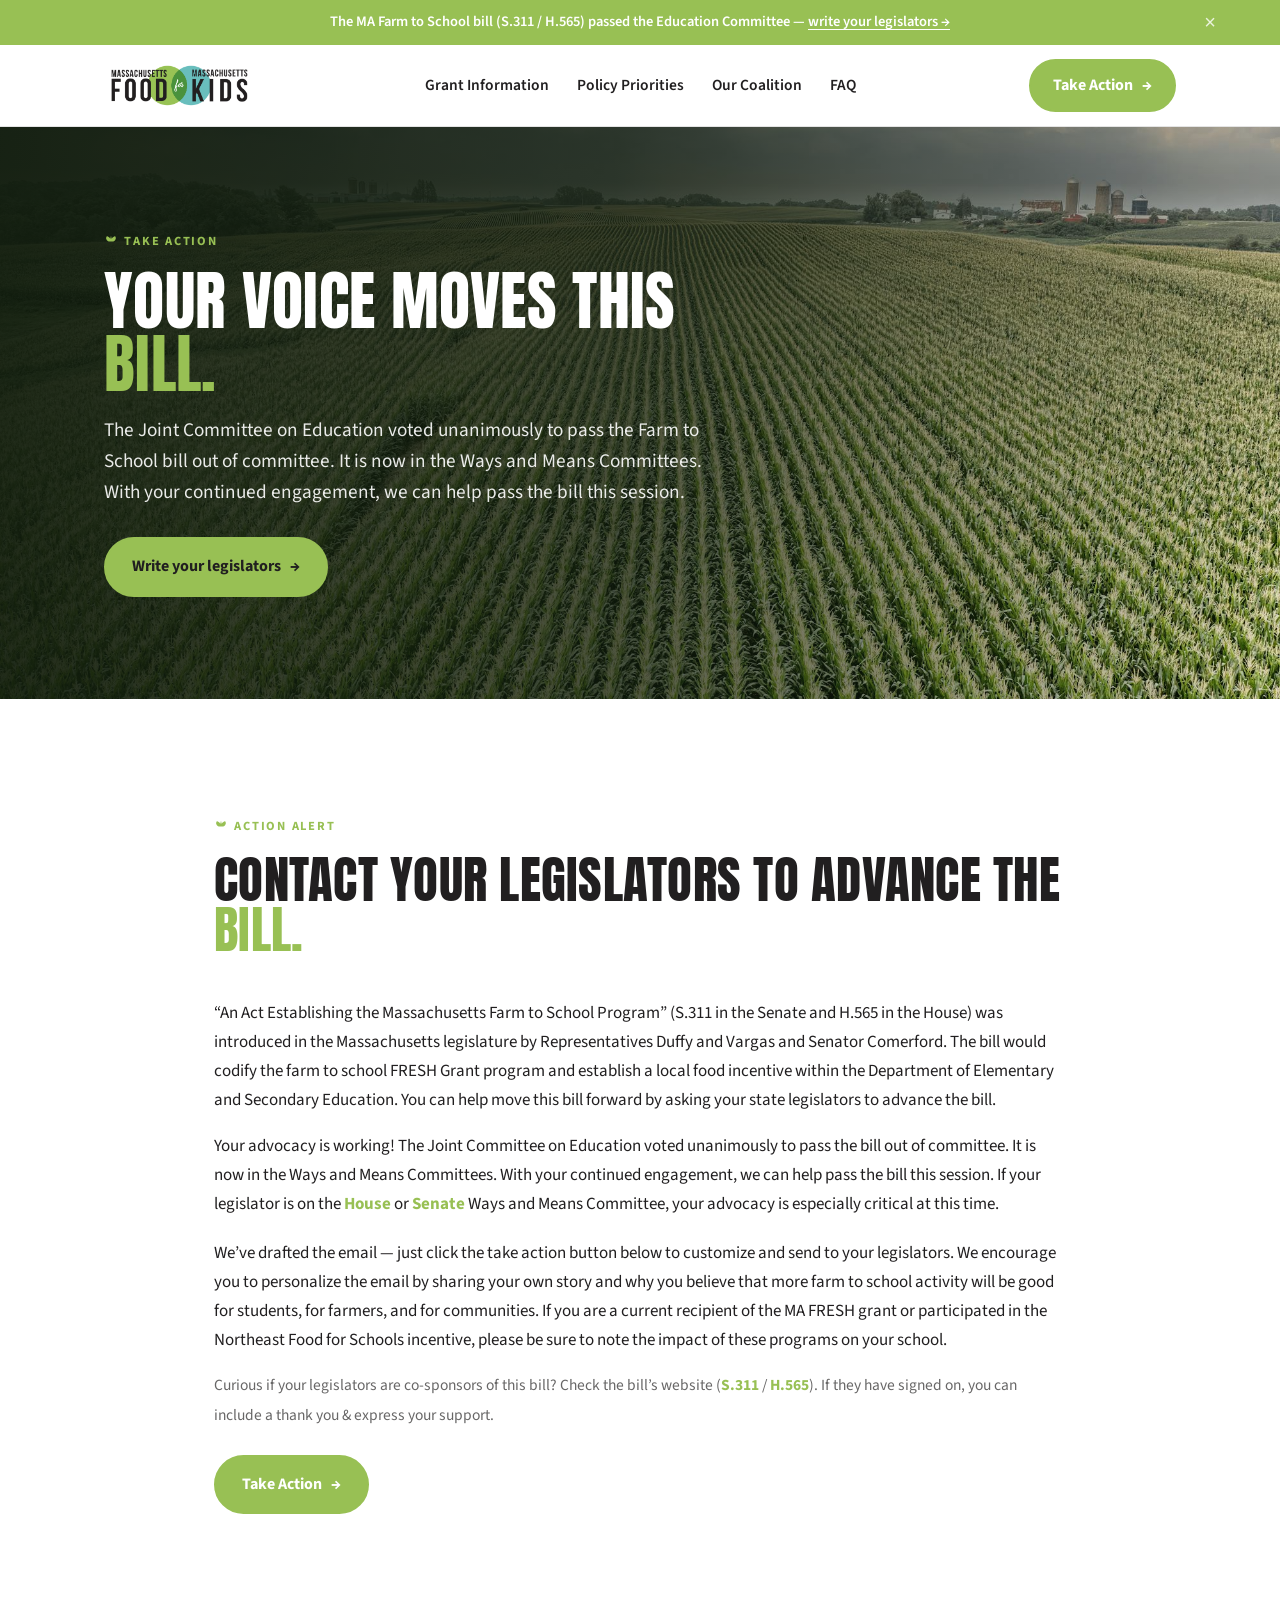
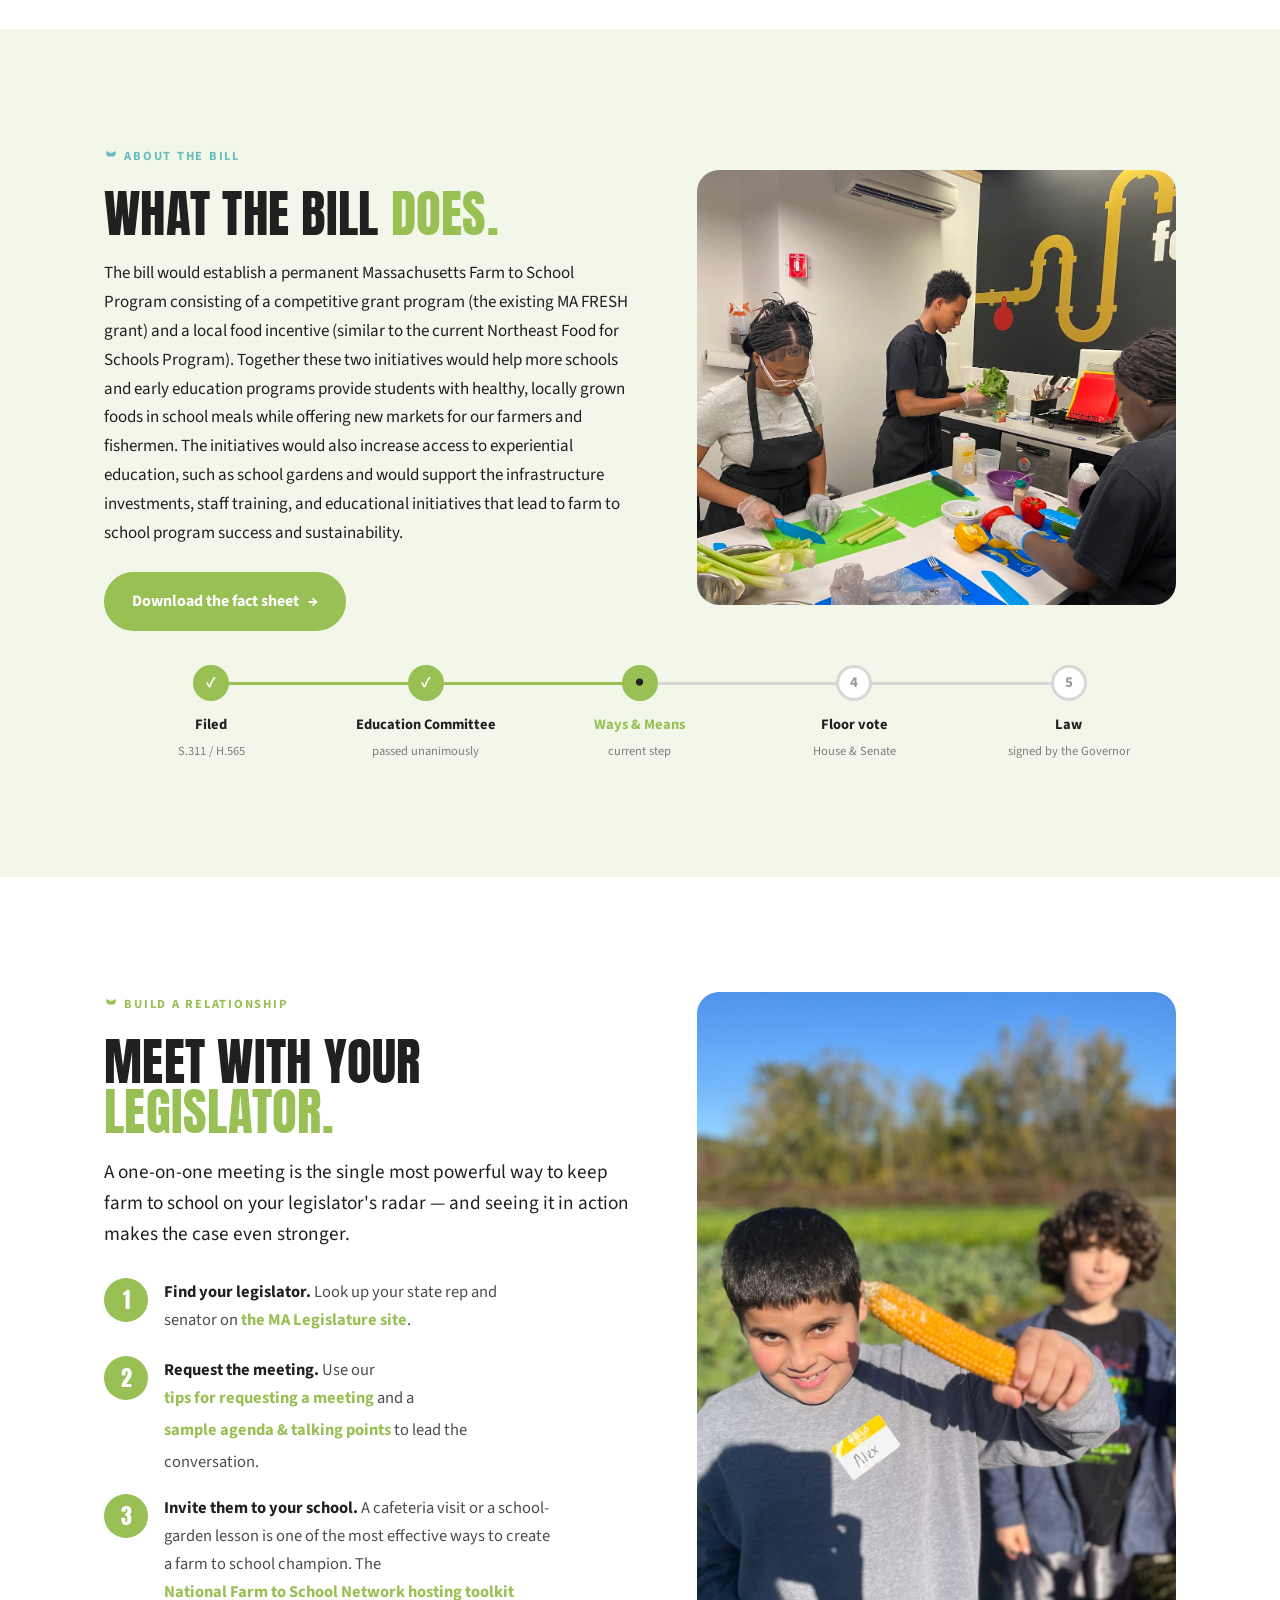
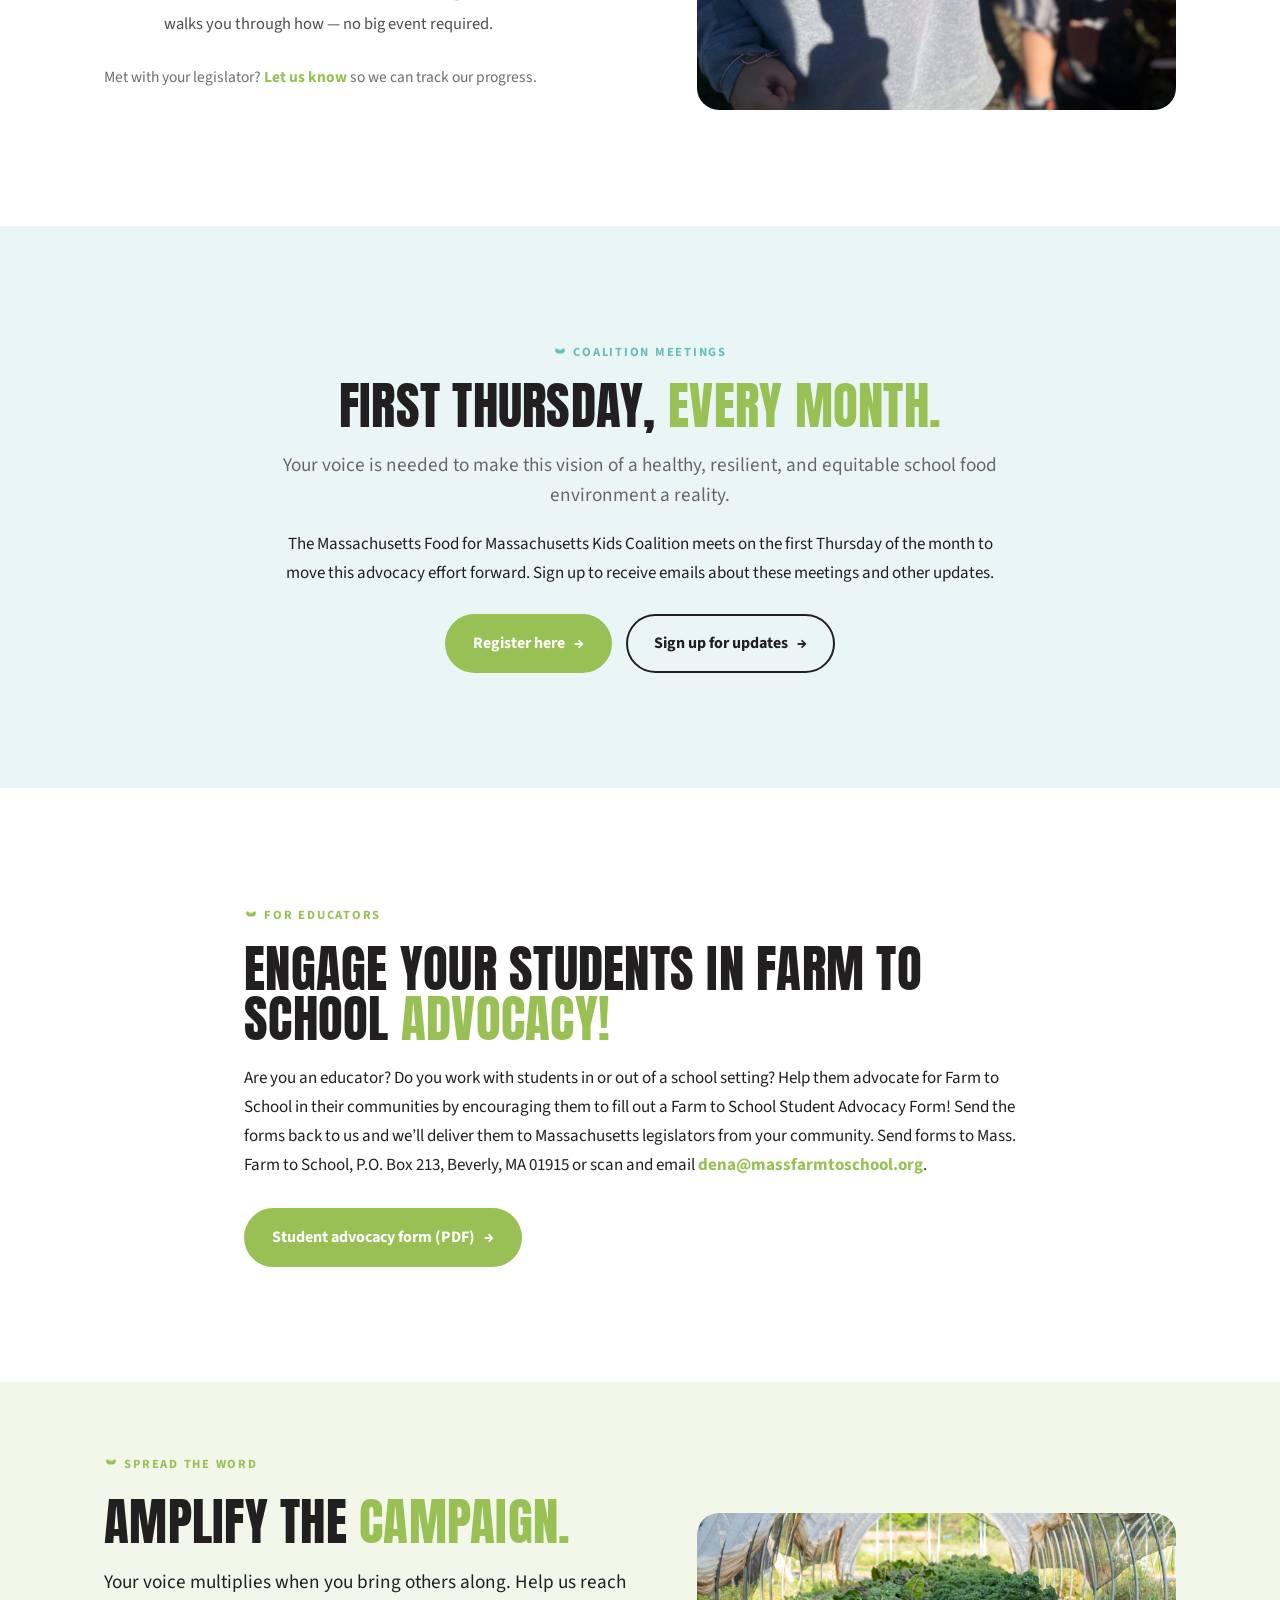
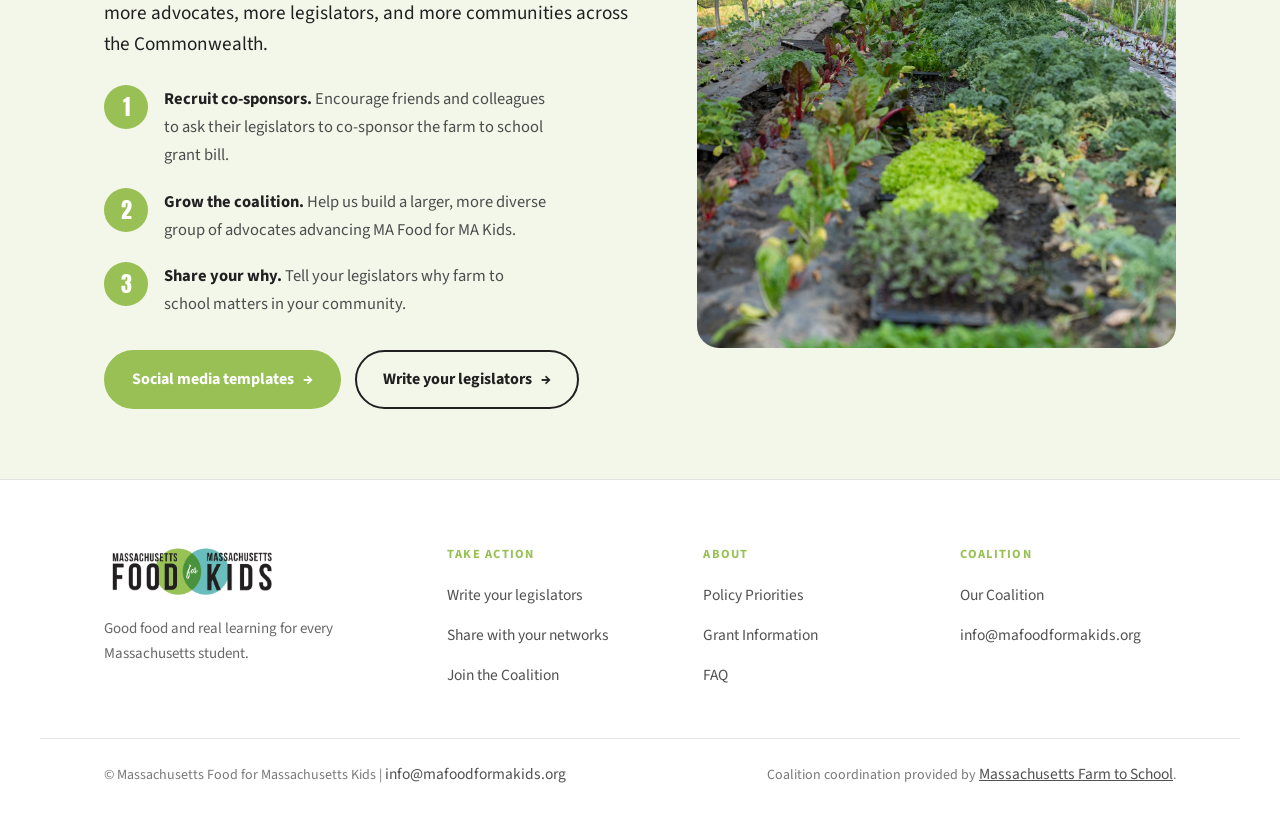
<file: take-action.html>
<!DOCTYPE html>
<html lang="en">
<head>
<meta charset="utf-8">
<meta name="viewport" content="width=device-width, initial-scale=1">
<title>Take Action — MA Food for MA Kids</title>
<link rel="preconnect" href="https://fonts.googleapis.com">
<link rel="preconnect" href="https://fonts.gstatic.com" crossorigin>
<link href="https://fonts.googleapis.com/css2?family=Anton&family=Source+Sans+3:wght@400;600;700&display=swap" rel="stylesheet">
<link rel="stylesheet" href="styles.css">
<link rel="stylesheet" href="pages.css">
<style>
.hero-green{ position:relative; overflow:hidden; }
.hero-green::before{ content:""; position:absolute; inset:0; background-image:url('assets/pages/action-hero.jpg'); background-size:cover; background-position:center; }
.hero-green::after{ content:""; position:absolute; inset:0; background: linear-gradient(90deg, rgba(16,28,13,.92) 0%, rgba(16,28,13,.74) 48%, rgba(16,28,13,.36) 80%, rgba(16,28,13,.12) 100%); }
.hero-green .wrap{ position:relative; z-index:1; }
.btn-leaf{ background: var(--leaf); color: var(--ink); border-color: var(--leaf); }
.btn-leaf:hover{ background: var(--white); border-color: var(--white); color: var(--green); }
.meet{ display:grid; grid-template-columns: 1.1fr 0.9fr; gap: clamp(32px,5vw,64px); align-items:start; }
.meet__imgs{ display:grid; gap: 18px; }
.meet__imgs img{ width:100%; height: 230px; object-fit:cover; border-radius: var(--r); }
@media (max-width:860px){ .meet{ grid-template-columns:1fr; } .ampways li:nth-child(3) p a{ white-space:normal; } }
.three{ display:grid; grid-template-columns: repeat(3,1fr); gap: 24px; margin-bottom: 34px; }
.three p{ margin:0; color: color-mix(in srgb,var(--ink) 78%, white); font-size: 16.5px; border-top: 3px solid var(--leaf); padding-top: 16px; }
.ampways{ list-style:none; margin: 26px 0 0; padding:0; display:flex; flex-direction:column; gap: 18px; max-width: 56ch; }
.ampways li{ display:grid; grid-template-columns: 44px 1fr; gap: 16px; align-items:flex-start; }
.ampways .n{ font-family: var(--display); font-size: 22px; color: var(--white); background: var(--green); width:44px; height:44px; border-radius:50%; display:grid; place-items:center; line-height:1; }
.ampways p{ margin:0; font-size: 16.5px; color: color-mix(in srgb,var(--ink) 80%, white); }
.ampways strong{ color: var(--ink); }
@media (max-width:860px){ .three{ grid-template-columns:1fr; } }
</style>
</head>
<body>

<div class="announce announce__wrap" id="announce">
  <div class="announce__in">
    <span>The MA Farm to School bill (S.311 / H.565) passed the Education Committee — <a href="#action-alert">write your legislators →</a></span>
  </div>
  <button class="announce__x" aria-label="Dismiss" onclick="document.getElementById('announce').classList.add('is-hidden')">×</button>
</div>

<header class="header">
  <div class="wrap header__in">
    <a class="header__logo" href="index.html" aria-label="MA Food for MA Kids home"><img src="assets/logo.png" alt="Massachusetts Food for Massachusetts Kids"></a>
    <nav class="nav">
      <a href="grant-information.html">Grant Information</a>
      <a href="policy-priorities.html">Policy Priorities</a>
      <a href="our-coalition.html">Our Coalition</a>
      <a href="faq.html">FAQ</a>
    </nav>
    <div class="header__cta">
      <a href="take-action.html" class="btn btn-primary btn-only-desktop">Take Action <span class="arr">→</span></a>
      <button class="burger" aria-label="Open menu" onclick="toggleDrawer(true)"><span></span><span></span><span></span></button>
    </div>
  </div>
</header>

<div class="drawer__bg" id="drawerBg" onclick="toggleDrawer(false)"></div>
<aside class="drawer" id="drawer">
  <button class="drawer__x" aria-label="Close menu" onclick="toggleDrawer(false)">×</button>
  <a href="grant-information.html">Grant Information</a>
  <a href="policy-priorities.html">Policy Priorities</a>
  <a href="our-coalition.html">Our Coalition</a>
  <a href="faq.html">FAQ</a>
  <a href="take-action.html" class="btn btn-primary">Take Action <span class="arr">→</span></a>
</aside>

<!-- HERO (deep green) -->
<section class="hero-green on-green" data-screen-label="Take Action hero">
  <div class="wrap">
    <p class="eyebrow"><svg class="sprout" viewBox="0 0 24 24"><path d="M12 22c0-6 0-9 0-9 0 0-5 .5-7-2.5C2 7 5 4 5 4s4 1 6 4c0-1 1-5 1-5s1 4 1 5c2-3 6-4 6-4s3 3 0 6.5C17 13.5 12 13 12 13"/></svg> TAKE ACTION</p>
    <h1 class="display h-band">YOUR VOICE MOVES THIS <span class="em">BILL.</span></h1>
    <p class="lede">The Joint Committee on Education voted unanimously to pass the Farm to School bill out of committee. It is now in the Ways and Means Committees. With your continued engagement, we can help pass the bill this session.</p>
    <div class="btns">
      <a class="btn btn-leaf" href="https://actionnetwork.org/letters/advance-ma-farm-to-school-bill?source=direct_link&" target="_blank" rel="noopener">Write your legislators <span class="arr">→</span></a>
    </div>
  </div>
</section>

<!-- A: Action alert -->
<section class="section" id="action-alert" data-screen-label="Action alert">
  <div class="wrap" style="max-width:980px">
    <div class="shead">
      <p class="eyebrow leaf"><svg class="sprout" viewBox="0 0 24 24"><path d="M12 22c0-6 0-9 0-9 0 0-5 .5-7-2.5C2 7 5 4 5 4s4 1 6 4c0-1 1-5 1-5s1 4 1 5c2-3 6-4 6-4s3 3 0 6.5C17 13.5 12 13 12 13"/></svg> ACTION ALERT</p>
      <h2 class="display h-sec">CONTACT YOUR LEGISLATORS TO ADVANCE THE <span class="em">BILL.</span></h2>
    </div>
    <p>“An Act Establishing the Massachusetts Farm to School Program” (S.311 in the Senate and H.565 in the House) was introduced in the Massachusetts legislature by Representatives Duffy and Vargas and Senator Comerford. The bill would codify the farm to school FRESH Grant program and establish a local food incentive within the Department of Elementary and Secondary Education. You can help move this bill forward by asking your state legislators to advance the bill.</p>
    <p>Your advocacy is working! The Joint Committee on Education voted unanimously to pass the bill out of committee. It is now in the Ways and Means Committees. With your continued engagement, we can help pass the bill this session. If your legislator is on the <a class="tlink" href="https://malegislature.gov/Committees/Detail/H34" target="_blank" rel="noopener">House</a> or <a class="tlink" href="https://malegislature.gov/Committees/Detail/S30" target="_blank" rel="noopener">Senate</a> Ways and Means Committee, your advocacy is especially critical at this time.</p>
    <p>We’ve drafted the email — just click the take action button below to customize and send to your legislators. We encourage you to personalize the email by sharing your own story and why you believe that more farm to school activity will be good for students, for farmers, and for communities. If you are a current recipient of the MA FRESH grant or participated in the Northeast Food for Schools incentive, please be sure to note the impact of these programs on your school.</p>
    <p class="muted" style="font-size:15.5px">Curious if your legislators are co-sponsors of this bill? Check the bill’s website (<a class="tlink" href="https://malegislature.gov/Bills/194/S311" target="_blank" rel="noopener">S.311</a> / <a class="tlink" href="https://malegislature.gov/Bills/194/H565/Cosponsor" target="_blank" rel="noopener">H.565</a>). If they have signed on, you can include a thank you &amp; express your support.</p>
    <div class="btns" style="margin-top:26px">
      <a class="btn btn-primary" href="https://actionnetwork.org/letters/advance-ma-farm-to-school-bill?source=direct_link&" target="_blank" rel="noopener">Take Action <span class="arr">→</span></a>
    </div>
  </div>
</section>

<!-- B: About the bill + tracker -->
<section class="section wash-green" data-screen-label="About the bill">
  <div class="wrap tc">
    <div>
      <p class="eyebrow"><svg class="sprout" viewBox="0 0 24 24"><path d="M12 22c0-6 0-9 0-9 0 0-5 .5-7-2.5C2 7 5 4 5 4s4 1 6 4c0-1 1-5 1-5s1 4 1 5c2-3 6-4 6-4s3 3 0 6.5C17 13.5 12 13 12 13"/></svg> ABOUT THE BILL</p>
      <h2 class="display h-sec">WHAT THE BILL <span class="em">DOES.</span></h2>
      <p>The bill would establish a permanent Massachusetts Farm to School Program consisting of a competitive grant program (the existing MA FRESH grant) and a local food incentive (similar to the current Northeast Food for Schools Program). Together these two initiatives would help more schools and early education programs provide students with healthy, locally grown foods in school meals while offering new markets for our farmers and fishermen. The initiatives would also increase access to experiential education, such as school gardens and would support the infrastructure investments, staff training, and educational initiatives that lead to farm to school program success and sustainability.</p>
      <div class="btns" style="margin-top:24px">
        <a class="btn btn-primary" href="https://www.massfarmtoschool.org/wp-content/uploads/2026/02/Farm-to-School-Bill-Info-Sheet-V3.pdf" target="_blank" rel="noopener">Download the fact sheet <span class="arr">→</span></a>
      </div>
    </div>
    <figure class="tc__media">
      <img src="assets/pages/action-kids-cooking.jpg" alt="Students cooking together in a teaching kitchen, prepping fresh vegetables">
    </figure>
  </div>
  <div class="wrap">
    <div class="tracker" aria-label="Bill status">
      <div class="trk done"><span class="dot">✓</span><div class="lbl">Filed</div><div class="sub">S.311 / H.565</div></div>
      <div class="trk done"><span class="dot">✓</span><div class="lbl">Education Committee</div><div class="sub">passed unanimously</div></div>
      <div class="trk now"><span class="dot">●</span><div class="lbl">Ways &amp; Means</div><div class="sub">current step</div></div>
      <div class="trk"><span class="dot">4</span><div class="lbl">Floor vote</div><div class="sub">House &amp; Senate</div></div>
      <div class="trk"><span class="dot">5</span><div class="lbl">Law</div><div class="sub">signed by the Governor</div></div>
    </div>
  </div>
</section>

<!-- C: Meet with your legislator -->
<section class="section" data-screen-label="Meet your legislator">
  <div class="wrap tc" style="align-items:stretch">
    <div>
      <p class="eyebrow leaf"><svg class="sprout" viewBox="0 0 24 24"><path d="M12 22c0-6 0-9 0-9 0 0-5 .5-7-2.5C2 7 5 4 5 4s4 1 6 4c0-1 1-5 1-5s1 4 1 5c2-3 6-4 6-4s3 3 0 6.5C17 13.5 12 13 12 13"/></svg> BUILD A RELATIONSHIP</p>
      <h2 class="display h-sec">MEET WITH YOUR <span class="em">LEGISLATOR.</span></h2>
      <p class="lede" style="max-width:56ch; margin-top:14px;">A one-on-one meeting is the single most powerful way to keep farm to school on your legislator's radar — and seeing it in action makes the case even stronger.</p>
      <ol class="ampways" style="margin-top:28px">
        <li><span class="n">1</span><p><strong>Find your legislator.</strong> Look up your state rep and senator on <a class="tlink" href="https://malegislature.gov/Search/FindMyLegislator" target="_blank" rel="noopener">the MA Legislature site</a>.</p></li>
        <li><span class="n">2</span><p><strong>Request the meeting.</strong> Use our <a class="tlink" href="https://mafoodformakids.org/s/Legislator-Meeting-Request-Tips.pdf" target="_blank" rel="noopener">tips for requesting a meeting</a> and a <a class="tlink" href="https://mafoodformakids.org/s/Legislator-Meeting-Agenda-Talking-Points.pdf" target="_blank" rel="noopener">sample agenda &amp; talking points</a> to lead the conversation.</p></li>
        <li><span class="n">3</span><p><strong>Invite them to your school.</strong> A cafeteria visit or a school-garden lesson is one of the most effective ways to create a farm to school champion. The <a class="tlink" href="https://www.massfarmtoschool.org/wp-content/uploads/2023/09/NFSN-HostingLegislatorTips.pdf" target="_blank" rel="noopener">National Farm to School Network hosting toolkit</a> walks you through how — no big event required.</p></li>
      </ol>
      <p style="margin-top:26px; font-size:15.5px; color: color-mix(in srgb,var(--ink) 65%, white);">Met with your legislator? <a class="tlink" href="mailto:lisa@massfarmtoschool.org">Let us know</a> so we can track our progress.</p>
    </div>
    <figure class="tc__media" style="height:100%">
      <img src="assets/pages/action-corn-fieldtrip.jpg" alt="A smiling student showing off an ear of corn at a school farm field trip" style="height:100%; min-height:520px; object-position:center 30%">
    </figure>
  </div>
</section>

<!-- D: Monthly meetings -->
<section class="section wash-teal" data-screen-label="Monthly meetings">
  <div class="wrap" style="max-width:860px; text-align:center">
    <p class="eyebrow" style="justify-content:center"><svg class="sprout" viewBox="0 0 24 24"><path d="M12 22c0-6 0-9 0-9 0 0-5 .5-7-2.5C2 7 5 4 5 4s4 1 6 4c0-1 1-5 1-5s1 4 1 5c2-3 6-4 6-4s3 3 0 6.5C17 13.5 12 13 12 13"/></svg> COALITION MEETINGS</p>
    <h2 class="display h-sec">FIRST THURSDAY, <span class="em">EVERY MONTH.</span></h2>
    <p class="lede muted" style="margin-top:18px">Your voice is needed to make this vision of a healthy, resilient, and equitable school food environment a reality.</p>
    <p>The Massachusetts Food for Massachusetts Kids Coalition meets on the first Thursday of the month to move this advocacy effort forward. Sign up to receive emails about these meetings and other updates.</p>
    <div class="btns" style="justify-content:center; margin-top:26px">
      <a class="btn btn-primary" href="https://us02web.zoom.us/meeting/register/tZcsc-mhrTItHNGy7DhWRLJR_pCeV44tgBqC" target="_blank" rel="noopener">Register here <span class="arr">→</span></a>
      <a class="btn btn-outline" href="join-the-coalition.html">Sign up for updates <span class="arr">→</span></a>
    </div>
  </div>
</section>

<!-- E: Engage your students -->
<section class="section" data-screen-label="Engage students">
  <div class="wrap" style="max-width:920px">
    <p class="eyebrow leaf"><svg class="sprout" viewBox="0 0 24 24"><path d="M12 22c0-6 0-9 0-9 0 0-5 .5-7-2.5C2 7 5 4 5 4s4 1 6 4c0-1 1-5 1-5s1 4 1 5c2-3 6-4 6-4s3 3 0 6.5C17 13.5 12 13 12 13"/></svg> FOR EDUCATORS</p>
    <h2 class="display h-sec">ENGAGE YOUR STUDENTS IN FARM TO SCHOOL <span class="em">ADVOCACY!</span></h2>
    <p style="margin-top:20px">Are you an educator? Do you work with students in or out of a school setting? Help them advocate for Farm to School in their communities by encouraging them to fill out a Farm to School Student Advocacy Form! Send the forms back to us and we’ll deliver them to Massachusetts legislators from your community. Send forms to Mass. Farm to School, P.O. Box 213, Beverly, MA 01915 or scan and email <a class="tlink" href="mailto:dena@massfarmtoschool.org">dena@massfarmtoschool.org</a>.</p>
    <div class="btns" style="margin-top:24px">
      <a class="btn btn-primary" href="https://www.massfarmtoschool.org/wp-content/uploads/2022/09/FTS-Awareness-Day-Student-FormV2.pdf" target="_blank" rel="noopener">Student advocacy form (PDF) <span class="arr">→</span></a>
    </div>
  </div>
</section>

<!-- F: Amplify the campaign -->
<section class="section" data-screen-label="Share CTA" style="background-color: #f2f7ea; padding: 70px 0px">
  <div class="wrap tc">
    <div>
      <p class="eyebrow leaf"><svg class="sprout" viewBox="0 0 24 24"><path d="M12 22c0-6 0-9 0-9 0 0-5 .5-7-2.5C2 7 5 4 5 4s4 1 6 4c0-1 1-5 1-5s1 4 1 5c2-3 6-4 6-4s3 3 0 6.5C17 13.5 12 13 12 13"/></svg> SPREAD THE WORD</p>
      <h2 class="display h-sec">AMPLIFY THE <span class="em">CAMPAIGN.</span></h2>
      <p class="lede" style="max-width:56ch; margin-top:14px;">Your voice multiplies when you bring others along. Help us reach more advocates, more legislators, and more communities across the Commonwealth.</p>
      <ol class="ampways">
        <li><span class="n">1</span><p><strong>Recruit co-sponsors.</strong> Encourage friends and colleagues to ask their legislators to co-sponsor the farm to school grant bill.</p></li>
        <li><span class="n">2</span><p><strong>Grow the coalition.</strong> Help us build a larger, more diverse group of advocates advancing MA Food for MA Kids.</p></li>
        <li><span class="n">3</span><p><strong>Share your why.</strong> Tell your legislators why farm to school matters in your community.</p></li>
      </ol>
      <div class="btns" style="margin-top:32px">
        <a class="btn btn-primary" href="share-with-your-networks.html">Social media templates <span class="arr">→</span></a>
        <a class="btn btn-outline" href="https://actionnetwork.org/letters/advance-ma-farm-to-school-bill?source=direct_link&" target="_blank" rel="noopener">Write your legislators <span class="arr">→</span></a>
      </div>
    </div>
    <figure class="tc__media">
      <img src="assets/pages/coalition-meeting.jpg" alt="Coalition members gathered to advance farm to school in Massachusetts">
    </figure>
  </div>
</section>

<footer class="footer">
  <div class="wrap footer__top">
    <div class="footer__brand">
      <img src="assets/logo.png" alt="Massachusetts Food for Massachusetts Kids">
      <p>Good food and real learning for every Massachusetts student.</p>
    </div>
    <div>
      <h4>Take Action</h4>
      <ul>
        <li><a href="take-action.html">Write your legislators</a></li>
        <li><a href="share-with-your-networks.html">Share with your networks</a></li>
        <li><a href="join-the-coalition.html">Join the Coalition</a></li>
      </ul>
    </div>
    <div>
      <h4>About</h4>
      <ul>
        <li><a href="policy-priorities.html">Policy Priorities</a></li>
        <li><a href="grant-information.html">Grant Information</a></li>
        <li><a href="faq.html">FAQ</a></li>
      </ul>
    </div>
    <div>
      <h4>Coalition</h4>
      <ul>
        <li><a href="our-coalition.html">Our Coalition</a></li>
        <li><a href="mailto:info@mafoodformakids.org">info@mafoodformakids.org</a></li>
      </ul>
    </div>
  </div>
  <div class="wrap footer__bottom">
    <span>© Massachusetts Food for Massachusetts Kids | <a href="mailto:info@mafoodformakids.org">info@mafoodformakids.org</a></span>
    <span>Coalition coordination provided by <a href="https://massfarmtoschool.org" target="_blank" rel="noopener" style="text-decoration:underline">Massachusetts Farm to School</a>.</span>
  </div>
</footer>

<script>
function toggleDrawer(open){
  document.getElementById('drawer').classList.toggle('open', open);
  document.getElementById('drawerBg').classList.toggle('open', open);
}
</script>
</body>
</html>
</file>
<file: styles.css>
/* ============================================================
   MA Food for MA Kids — shared design system
   Palette is LOGO-ONLY + white + faint same-family tints.
   No cream. No off-palette color. Flat only (no shadows/glows).
   ============================================================ */

:root{
  --green:      #98C054;  /* deep green — bands, footer, primary btn */
  --leaf:       #98C054;  /* bright accent — stats, highlights */
  --teal:       #68BCBC;  /* child-site signature — sparingly */
  --ink:        #211F20;  /* charcoal — body + most headlines */
  --white:      #FFFFFF;
  --wash-green: #F2F7EA;  /* light green wash */
  --wash-teal:  #EAF6F6;  /* light teal wash */

  --maxw: 1200px;
  --gutter: clamp(20px, 5vw, 64px);

  --r-sm: 8px;
  --r:    14px;
  --r-lg: 22px;
  --pill: 999px;

  --display: "Anton", "Oswald", system-ui, sans-serif;
  --accent:  "Playfair Display", Georgia, serif;
  --body:    "Source Sans 3", system-ui, -apple-system, sans-serif;
}

*{ box-sizing: border-box; }
html{ -webkit-text-size-adjust: 100%; }
body{
  margin:0;
  font-family: var(--body);
  color: var(--ink);
  background: var(--white);
  font-size: 17px;
  line-height: 1.7;
  -webkit-font-smoothing: antialiased;
}
img{ display:block; max-width:100%; }
a{ color: inherit; }

.wrap{ max-width: var(--maxw); margin-inline: auto; padding-inline: var(--gutter); }

/* ---------- type ---------- */
.eyebrow{
  font-family: var(--body);
  font-weight: 700;
  font-size: 12.5px;
  letter-spacing: 0.14em;
  text-transform: uppercase;
  color: var(--teal);
  display: inline-flex;
  align-items: center;
  gap: 0.5em;
  white-space: nowrap;
  margin: 0 0 18px;
}
.eyebrow.leaf{ color: var(--green); }
.eyebrow .sprout{ width: 14px; height: 14px; flex: none; }
.eyebrow .sprout path{ fill: currentColor; }

h1,h2,h3{ margin:0; }

.display{
  font-family: var(--display);
  font-weight: 400; /* Anton is single-weight */
  text-transform: uppercase;
  line-height: 0.98;
  letter-spacing: 0.005em;
  font-feature-settings: "kern" 1;
}
.display .acc{
  font-family: var(--accent);
  font-weight: 500;
  font-style: italic;
  text-transform: lowercase;
  letter-spacing: -0.01em;
}

.h-hero{ font-size: clamp(38px, 4.6vw, 66px); }
.h-band{ font-size: clamp(38px, 5vw, 76px); }
.h-sec{  font-size: clamp(32px, 4vw, 56px); }

.lede{ font-size: clamp(18px, 1.5vw, 21px); line-height: 1.6; color: var(--ink); }
.muted{ color: color-mix(in srgb, var(--ink) 68%, white); }

/* ---------- buttons ---------- */
.btns{ display:flex; flex-wrap:wrap; gap: 14px; }
.btn{
  display:inline-flex; align-items:center; gap:0.55em;
  font-family: var(--body); font-weight:700; font-size:16px;
  text-decoration:none; cursor:pointer;
  padding: 14px 26px; border-radius: var(--pill);
  border: 2px solid transparent; white-space: nowrap;
  transition: background .18s ease, color .18s ease, border-color .18s ease, transform .18s ease;
}
.btn .arr{ transition: transform .18s ease; }
.btn:hover .arr{ transform: translateX(4px); }
.btn-primary{ background: var(--green); color: var(--white); border-color: var(--green); }
.btn-primary:hover{ background: var(--leaf); border-color: var(--leaf); color: var(--ink); }
.btn-outline{ background: transparent; color: var(--ink); border-color: var(--ink); }
.btn-outline:hover{ border-color: var(--leaf); color: var(--green); }
/* on deep-green bands */
.on-green .btn-primary{ background: var(--white); color: var(--green); border-color: var(--white); }
.on-green .btn-primary:hover{ background: var(--leaf); border-color: var(--leaf); color: var(--ink); }
.on-green .btn-outline{ color: var(--white); border-color: rgba(255,255,255,.6); }
.on-green .btn-outline:hover{ border-color: var(--leaf); color: var(--leaf); }

/* text link with arrow */
.tlink{
  display:inline-flex; align-items:center; gap:.4em;
  font-weight:700; text-decoration:none; color: var(--green);
  border-bottom: 2px solid transparent; padding-bottom:2px; white-space:nowrap;
  transition: color .18s, border-color .18s;
}
.tlink .arr{ transition: transform .18s ease; }
.tlink:hover{ color: color-mix(in srgb, var(--green) 70%, var(--teal)); border-color: var(--leaf); }
.tlink:hover .arr{ transform: translateX(3px); }

/* ---------- announcement bar ---------- */
.announce{
  background: var(--green); color: var(--white);
  font-size: 14.5px; font-weight:600;
}
.announce__in{
  display:flex; align-items:center; justify-content:center; gap:14px;
  padding: 10px clamp(44px, 6vw, 72px); text-align:center;
}
.announce a{ color: var(--white); text-decoration: underline; text-underline-offset: 3px; }
.announce a:hover{ color: var(--ink); }
.announce__x{
  position:absolute; right: calc(var(--gutter) - 6px); top:50%; transform: translateY(-50%);
  background:none; border:none; color: rgba(255,255,255,.8); cursor:pointer;
  font-size: 20px; line-height:1; padding:6px;
}
.announce__x:hover{ color:#fff; }
.announce__wrap{ position: relative; }
.announce.is-hidden{ display:none; }

/* ---------- header ---------- */
.header{
  position: sticky; top:0; z-index: 50;
  background: var(--white);
  border-bottom: 1px solid color-mix(in srgb, var(--ink) 12%, white);
}
.header__in{
  display:flex; align-items:center; justify-content:space-between;
  gap: 24px; padding-block: 14px;
}
.header__logo img{ height: 46px; width:auto; }
.nav{ display:flex; align-items:center; gap: 28px; }
.nav a{
  text-decoration:none; font-weight:600; font-size:15.5px; color: var(--ink);
  padding: 6px 0; position: relative;
}
.nav a::after{
  content:""; position:absolute; left:0; right:100%; bottom:-2px; height:2px;
  background: var(--teal); transition: right .2s ease;
}
.nav a:hover{ color: var(--green); }
.nav a:hover::after{ right:0; }
.header__cta{ display:flex; align-items:center; gap:14px; }
.header__cta .btn{ padding: 11px 22px; }

.burger{ display:none; background:none; border:none; cursor:pointer; padding:8px; }
.burger span{ display:block; width:26px; height:2.5px; background: var(--ink); margin:5px 0; transition:.2s; }

/* mobile drawer */
.drawer{ display:none; }
@media (max-width: 940px){
  .nav, .header__cta .btn-only-desktop{ display:none; }
  .burger{ display:block; }
  .drawer{
    display:block; position: fixed; inset:0 0 0 auto; width: min(82vw, 340px);
    background: var(--white); z-index: 100; transform: translateX(100%);
    transition: transform .25s ease; padding: 24px; border-left:1px solid #eee;
    overflow:auto;
  }
  .drawer.open{ transform: translateX(0); }
  .drawer__bg{ position: fixed; inset:0; background: rgba(33,31,32,.4); z-index:99; opacity:0; pointer-events:none; transition:opacity .25s; }
  .drawer__bg.open{ opacity:1; pointer-events:auto; }
  .drawer a{ display:block; text-decoration:none; font-weight:700; font-size:20px; padding:14px 0; border-bottom:1px solid #f0f0f0; color:var(--ink); }
  .drawer .btn{ margin-top:18px; width:100%; justify-content:center; }
  .drawer__x{ background:none;border:none;font-size:30px;cursor:pointer;float:right;color:var(--ink); }
}

/* ---------- footer ---------- */
.footer{ background: var(--white); color: var(--ink); border-top: 1px solid color-mix(in srgb, var(--ink) 12%, white); }
.footer__top{
  display:grid; grid-template-columns: 1.4fr 1fr 1fr 1fr; gap: 40px;
  padding-block: 64px 48px;
}
.footer__brand img{ height: 54px; margin-bottom: 18px; }
.footer__brand p{ color: color-mix(in srgb, var(--ink) 68%, white); font-size:15px; max-width: 34ch; }
.footer h4{
  font-family: var(--body); font-weight:700; text-transform:uppercase;
  letter-spacing:.1em; font-size:12.5px; color: var(--green); margin:0 0 16px;
}
.footer ul{ list-style:none; margin:0; padding:0; display:flex; flex-direction:column; gap:11px; }
.footer a{ color: color-mix(in srgb, var(--ink) 78%, white); text-decoration:none; font-size:15.5px; }
.footer a:hover{ color: var(--green); }
.footer__bottom{
  border-top:1px solid color-mix(in srgb, var(--ink) 12%, white); padding-block: 22px 34px;
  display:flex; align-items:center; justify-content:space-between; gap:18px; flex-wrap:wrap;
  font-size:14px; color: color-mix(in srgb, var(--ink) 60%, white);
}
.footer__social{ display:flex; gap:12px; }
.footer__social a{ width:38px; height:38px; border:1px solid color-mix(in srgb, var(--ink) 22%, white); border-radius:var(--pill); display:grid; place-items:center; color: var(--ink); }
.footer__social a:hover{ border-color: var(--green); background: var(--wash-green); }
.footer__social svg{ width:17px; height:17px; fill: currentColor; }
@media (max-width: 820px){
  .footer__top{ grid-template-columns: 1fr 1fr; gap:34px; }
  .footer__brand{ grid-column: 1 / -1; }
}

/* ---------- shared section helpers ---------- */
.section{ padding-block: clamp(64px, 9vw, 120px); }
.band-green{ background: var(--green); color: var(--white); }
.band-green .muted{ color: rgba(255,255,255,.82); }
.wash-green{ background: var(--wash-green); }
.wash-teal{ background: var(--wash-teal); }
</file>
<file: pages.css>
/* ============================================================
   MA Food for MA Kids — inner page components
   Loads AFTER styles.css. No italic accents; color-emphasis.
   ============================================================ */

.display .em{ color: var(--green); }
.band-green .display .em, .hero-green .display .em{ color: var(--leaf); }

/* ---------- compact light hero ---------- */
.phero{ padding-block: clamp(44px,6vw,80px) clamp(36px,5vw,64px); background: var(--wash-green); }
.phero .eyebrow{ margin-bottom: 14px; }
.phero h1{ max-width: 18ch; }
.phero .lede{ max-width: 62ch; margin: 18px 0 0; }

/* ---------- deep green hero ---------- */
.hero-green{ background: var(--green); color: var(--white); padding-block: clamp(56px,8vw,110px); }
.hero-green .eyebrow{ color: var(--leaf); }
.hero-green h1{ color: var(--white); max-width: 18ch; }
.hero-green .lede{ color: rgba(255,255,255,.9); max-width: 62ch; margin: 20px 0 30px; }

/* ---------- two column copy + photo ---------- */
.tc{ display:grid; grid-template-columns: 1.05fr 0.95fr; gap: clamp(32px,5vw,68px); align-items:center; }
.tc.flip{ grid-template-columns: 0.95fr 1.05fr; }
.tc__media img{ width:100%; height: clamp(300px,34vw,440px); object-fit:cover; border-radius: var(--r-lg); }
.tc__media figcaption{ font-size: 13.5px; color: color-mix(in srgb,var(--ink) 55%, white); margin-top: 10px; }
.tc__media{ margin:0; }
.tc h2{ margin: 6px 0 20px; }
.tc p{ margin: 0 0 16px; }
.band-green .tc p{ color: rgba(255,255,255,.9); }

/* ---------- link card ---------- */
.linkcard{ margin-top: clamp(36px,5vw,56px); background: var(--wash-teal); border-radius: var(--r); padding: 26px 30px; display:flex; align-items:center; justify-content:space-between; gap: 24px; flex-wrap:wrap; }
.linkcard p{ margin:0; font-weight:600; font-size: 17px; }

/* ---------- stat row ---------- */
.statrow{ display:grid; grid-template-columns: repeat(3,1fr); gap: 30px; text-align:center; }
.statrow .n{ font-family: var(--display); font-size: clamp(40px,4.6vw,68px); color: var(--green); line-height:.92; }
.statrow .l{ font-size: 14.5px; color: color-mix(in srgb,var(--ink) 68%, white); margin-top: 12px; max-width: 24ch; margin-inline:auto; }

/* ---------- timeline ---------- */
.tl{ position: relative; margin-top: clamp(36px,5vw,56px); padding-left: 34px; }
.tl::before{ content:""; position:absolute; left: 8px; top: 6px; bottom: 6px; width: 3px; background: var(--green); border-radius: 2px; }
.tl__era{ font-family: var(--display); text-transform: uppercase; font-size: clamp(24px,2.4vw,32px); color: var(--green); margin: 38px 0 18px; position: relative; }
.tl__era:first-child{ margin-top: 0; }
.tl__era::before{ content:""; position:absolute; left: -32px; top: 8px; width: 15px; height: 15px; border-radius: 50%; background: var(--leaf); border: 3px solid var(--white); }
.tl__item{ position: relative; padding: 0 0 18px; max-width: 72ch; }
.tl__item::before{ content:""; position:absolute; left: -28px; top: 9px; width: 8px; height: 8px; border-radius: 50%; background: var(--leaf); }
.tl__item p{ margin: 0; font-size: 16.5px; }
.tl__item.now{ background: var(--wash-green); border-radius: var(--r); padding: 18px 22px; }
.tl__item.now::before{ top: 27px; }

/* ---------- accordion ---------- */
.acc-list{ border-top: 2px solid color-mix(in srgb,var(--ink) 14%, white); }
.acc{ border-bottom: 1px solid color-mix(in srgb,var(--ink) 14%, white); }
.acc summary{ cursor: pointer; list-style: none; display: flex; align-items: center; justify-content: space-between; gap: 22px; padding: 24px 4px; font-weight: 700; font-size: clamp(17px,1.6vw,20px); }
.acc summary::-webkit-details-marker{ display: none; }
.acc summary:hover{ color: var(--green); }
.acc summary:focus-visible{ outline: 2px solid var(--teal); outline-offset: 3px; border-radius: 4px; }
.acc .tog{ flex: none; width: 34px; height: 34px; border-radius: 50%; border: 2px solid var(--leaf); color: var(--green); display: grid; place-items: center; font-size: 20px; font-weight: 700; line-height: 1; }
.acc[open] .tog::before{ content: "−"; }
.acc:not([open]) .tog::before{ content: "+"; }
.acc__body{ padding: 0 4px 28px; max-width: 75ch; }
.acc__body p{ margin: 0 0 14px; }
.acc__links{ display:flex; gap: 22px; flex-wrap: wrap; margin-top: 6px; }

/* ---------- copy-paste template cards ---------- */
.tplgrid{ display: grid; grid-template-columns: repeat(2,1fr); gap: 22px; margin-top: 30px; }
.tpl{ background: var(--wash-teal); border-radius: var(--r); padding: 22px 24px 20px; display: flex; flex-direction: column; gap: 16px; }
.tpl.on-wash{ background: var(--white); }
.tpl p{ margin: 0; font-size: 15.5px; flex: 1; overflow-wrap: anywhere; }
.tpl .tag{ font-size: 12px; font-weight: 700; letter-spacing: .1em; text-transform: uppercase; color: var(--teal); }
.tpl.wide{ grid-column: 1 / -1; }
.copybtn{ align-self: flex-start; display: inline-flex; align-items: center; gap: 8px; font: 700 14.5px var(--body); color: var(--green); background: var(--white); border: 2px solid var(--green); border-radius: var(--pill); padding: 8px 18px; cursor: pointer; transition: background .18s, color .18s; }
.tpl.on-wash .copybtn{ background: var(--wash-green); }
.copybtn:hover{ background: var(--green); color: var(--white); }
.copybtn:focus-visible{ outline: 2px solid var(--teal); outline-offset: 2px; }
.copybtn.copied{ background: var(--leaf); border-color: var(--leaf); color: var(--ink); }

/* ---------- bill tracker ---------- */
.tracker{ display: grid; grid-template-columns: repeat(5,1fr); gap: 0; margin-top: 34px; counter-reset: step; }
.trk{ position: relative; text-align: center; padding: 0 10px; }
.trk::before{ content:""; position:absolute; top: 17px; left: -50%; width: 100%; height: 3px; background: color-mix(in srgb,var(--ink) 18%, white); }
.trk:first-child::before{ display: none; }
.trk.done::before, .trk.now::before{ background: var(--green); }
.trk .dot{ position: relative; z-index: 1; width: 36px; height: 36px; margin: 0 auto 12px; border-radius: 50%; display: grid; place-items: center; font-weight: 700; font-size: 15px; background: var(--white); border: 3px solid color-mix(in srgb,var(--ink) 18%, white); color: color-mix(in srgb,var(--ink) 45%, white); }
.trk.done .dot{ background: var(--green); border-color: var(--green); color: var(--white); }
.trk.now .dot{ background: var(--leaf); border-color: var(--leaf); color: var(--ink); }
.trk .lbl{ font-weight: 700; font-size: 14.5px; }
.trk .sub{ font-size: 12.5px; color: color-mix(in srgb,var(--ink) 58%, white); margin-top: 3px; }
.trk.now .lbl{ color: var(--green); }

/* ---------- partner grid ---------- */
.partners{ columns: 3; column-gap: 40px; margin-top: 36px; }
.partners a, .partners span{ display: block; break-inside: avoid; padding: 9px 0; font-size: 16px; font-weight: 600; color: var(--ink); text-decoration: none; border-bottom: 1px solid color-mix(in srgb,var(--ink) 10%, white); }
.partners a:hover{ color: var(--teal); }

/* ---------- icon-chip rows ---------- */
.chiprows{ display: flex; flex-direction: column; gap: 18px; margin-top: 34px; max-width: 72ch; }
.chiprow{ display: flex; gap: 18px; align-items: flex-start; }
.chiprow .chip{ flex: none; width: 46px; height: 46px; border-radius: var(--r-sm); background: var(--wash-teal); display: grid; place-items: center; }
.chiprow .chip svg{ width: 22px; height: 22px; stroke: var(--green); fill: none; stroke-width: 2; }
.chiprow p{ margin: 4px 0 0; }

/* ---------- form card ---------- */
.formcard{ background: var(--white); border-radius: var(--r-lg); padding: clamp(28px,4vw,44px); max-width: 560px; margin-inline: auto; border: 1px solid color-mix(in srgb,var(--ink) 10%, white); }
.formcard label{ display: block; font-weight: 700; font-size: 14.5px; margin: 18px 0 7px; }
.formcard label:first-of-type{ margin-top: 0; }
.formcard input[type="text"], .formcard input[type="email"]{ width: 100%; box-sizing: border-box; font: 16px var(--body); padding: 12px 14px; border: 2px solid color-mix(in srgb,var(--ink) 18%, white); border-radius: var(--r-sm); }
.formcard input:focus{ outline: none; border-color: var(--teal); }
.formcard .check{ display: flex; gap: 10px; align-items: flex-start; margin: 20px 0 24px; font-size: 15px; }
.formcard .check input{ margin-top: 3px; accent-color: var(--green); }
.formcard .btn{ width: 100%; justify-content: center; }
.formcard .note{ font-size: 14px; color: color-mix(in srgb,var(--ink) 60%, white); text-align: center; margin: 16px 0 0; }

/* ---------- resource link list ---------- */
.reslist{ display: flex; flex-direction: column; gap: 12px; margin-top: 26px; }
.reslist a{ display: flex; align-items: center; gap: 12px; font-weight: 700; text-decoration: none; color: var(--green); font-size: 16px; }
.reslist a:hover{ color: var(--teal); }
.reslist .arr{ flex: none; }

/* ---------- graphic download cards (image above button) ---------- */
.graphicgrid{ display: grid; grid-template-columns: repeat(2, 1fr); gap: 22px; margin-top: 30px; }
.graphicgrid.solo{ grid-template-columns: minmax(0, 420px); justify-content: center; }
.graphiccard{ background: var(--white); border: 1px solid color-mix(in srgb,var(--ink) 12%, white); border-radius: var(--r); padding: 16px 16px 18px; display: flex; flex-direction: column; gap: 16px; }
.graphiccard__img{ width: 100%; aspect-ratio: 1 / 1; object-fit: contain; background: var(--wash-green); border-radius: var(--r-sm); }
.graphiccard .btn{ align-self: flex-start; }
@media (max-width: 680px){ .graphicgrid{ grid-template-columns: 1fr; } }
@media (max-width: 860px){ .graphiccard .btn{ white-space: normal; } }

/* ---------- CTA band ---------- */
.ctaband{ text-align: center; }
.ctaband h2{ margin-inline: auto; }
.ctaband p{ max-width: 56ch; margin: 20px auto 30px; }
.ctaband .btns{ justify-content: center; }

/* ---------- section head ---------- */
.shead{ margin-bottom: clamp(30px,4vw,44px); }
.shead.center{ text-align: center; }
.shead.center .eyebrow{ justify-content: center; }

@media (max-width: 860px){
  .tc, .tc.flip{ grid-template-columns: 1fr; }
  .tc__media{ order: -1; }
  .statrow{ grid-template-columns: 1fr; gap: 34px; }
  .partners{ columns: 1; }
  .tplgrid{ grid-template-columns: 1fr; }
  .tracker{ grid-template-columns: 1fr; gap: 18px; }
  .trk{ display: grid; grid-template-columns: 36px 1fr; gap: 0 14px; text-align: left; align-items: center; }
  .trk::before{ display: none; }
  .trk .dot{ margin: 0; grid-row: span 2; }
  .trk .lbl, .trk .sub{ grid-column: 2; }
}
</file>
